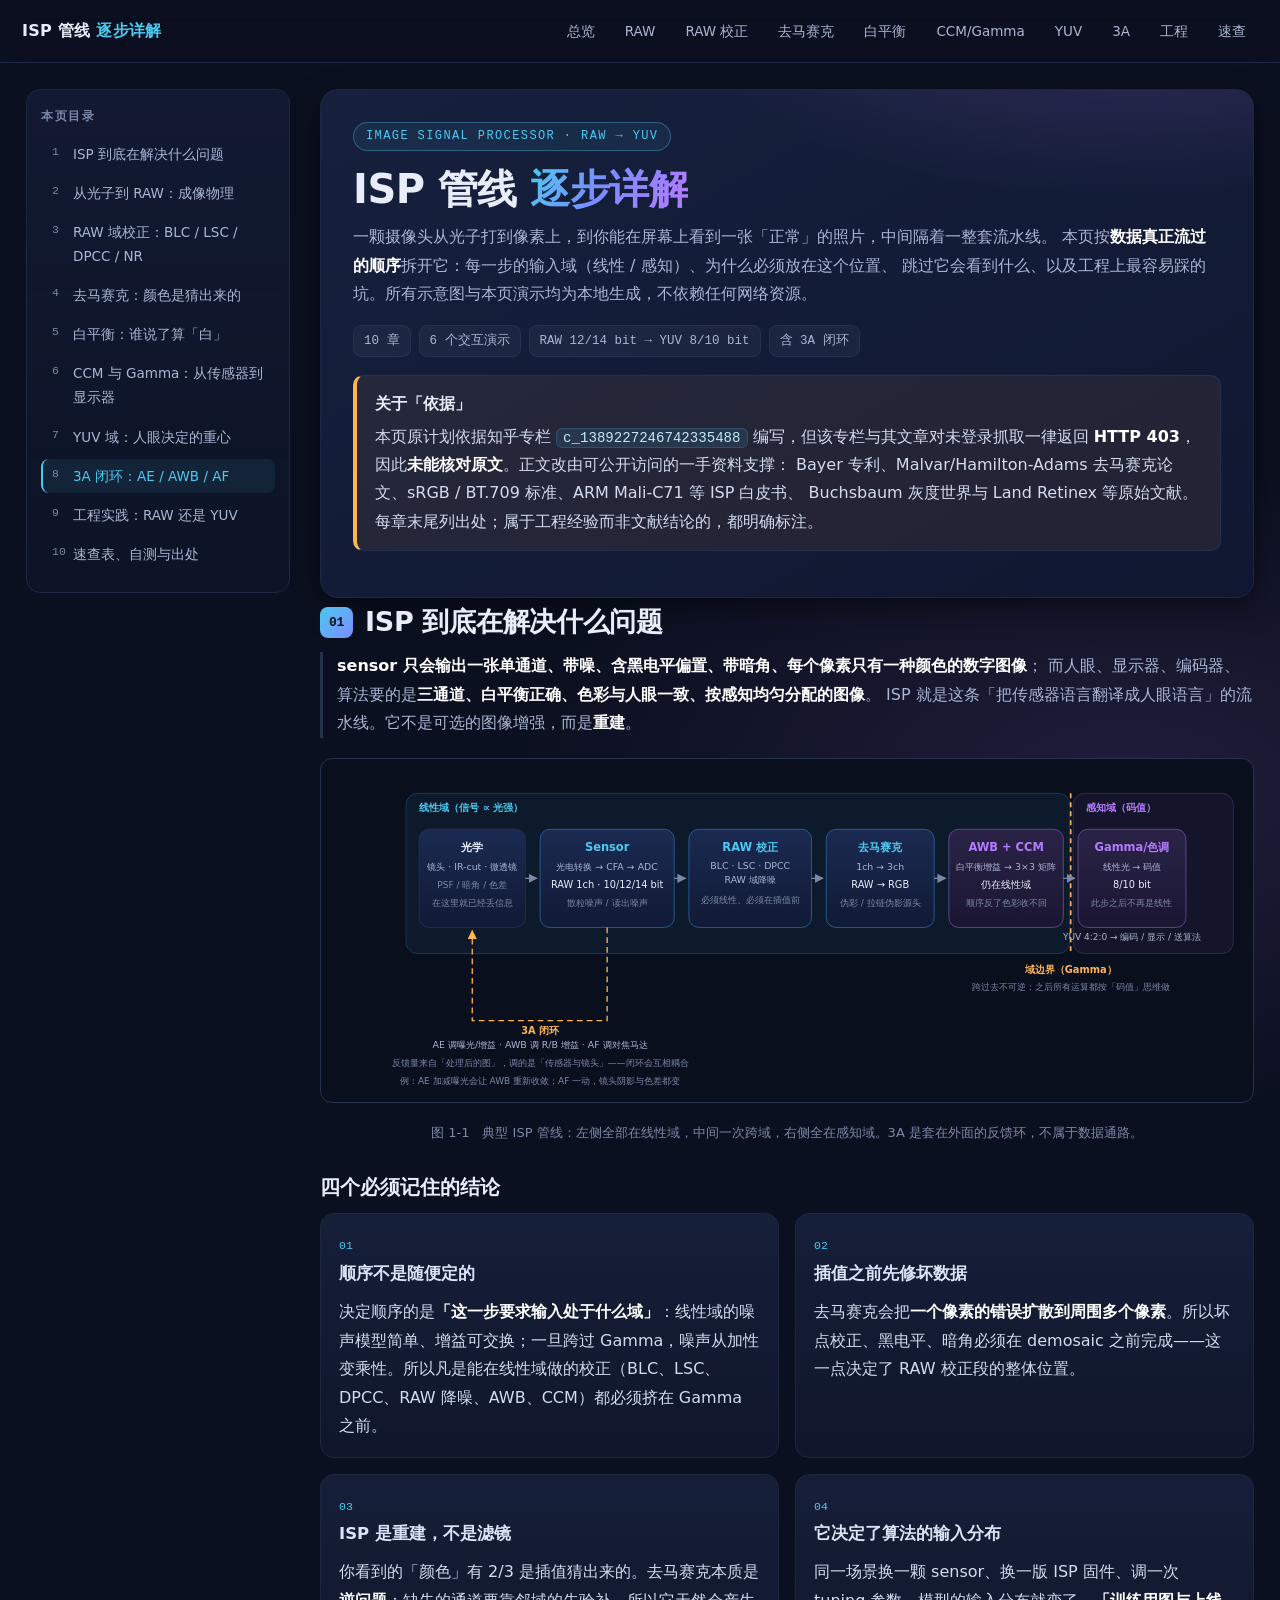
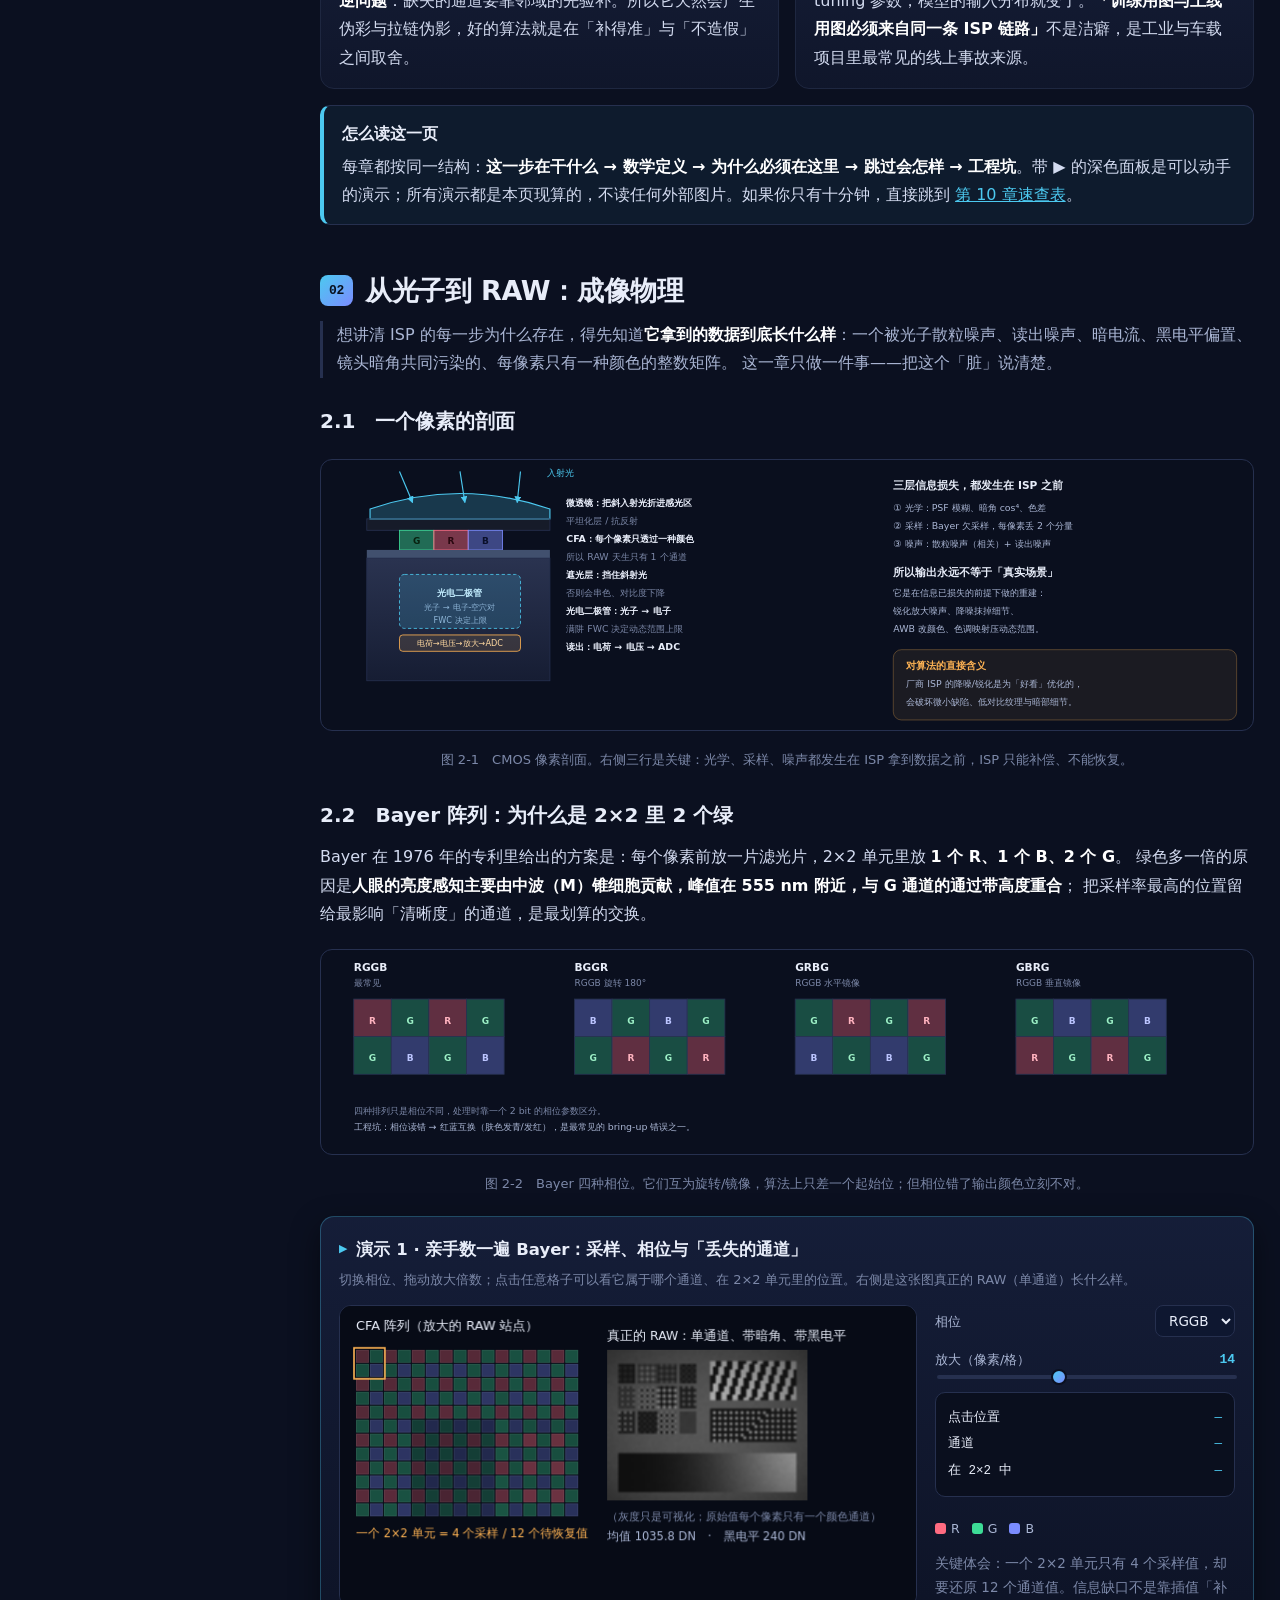
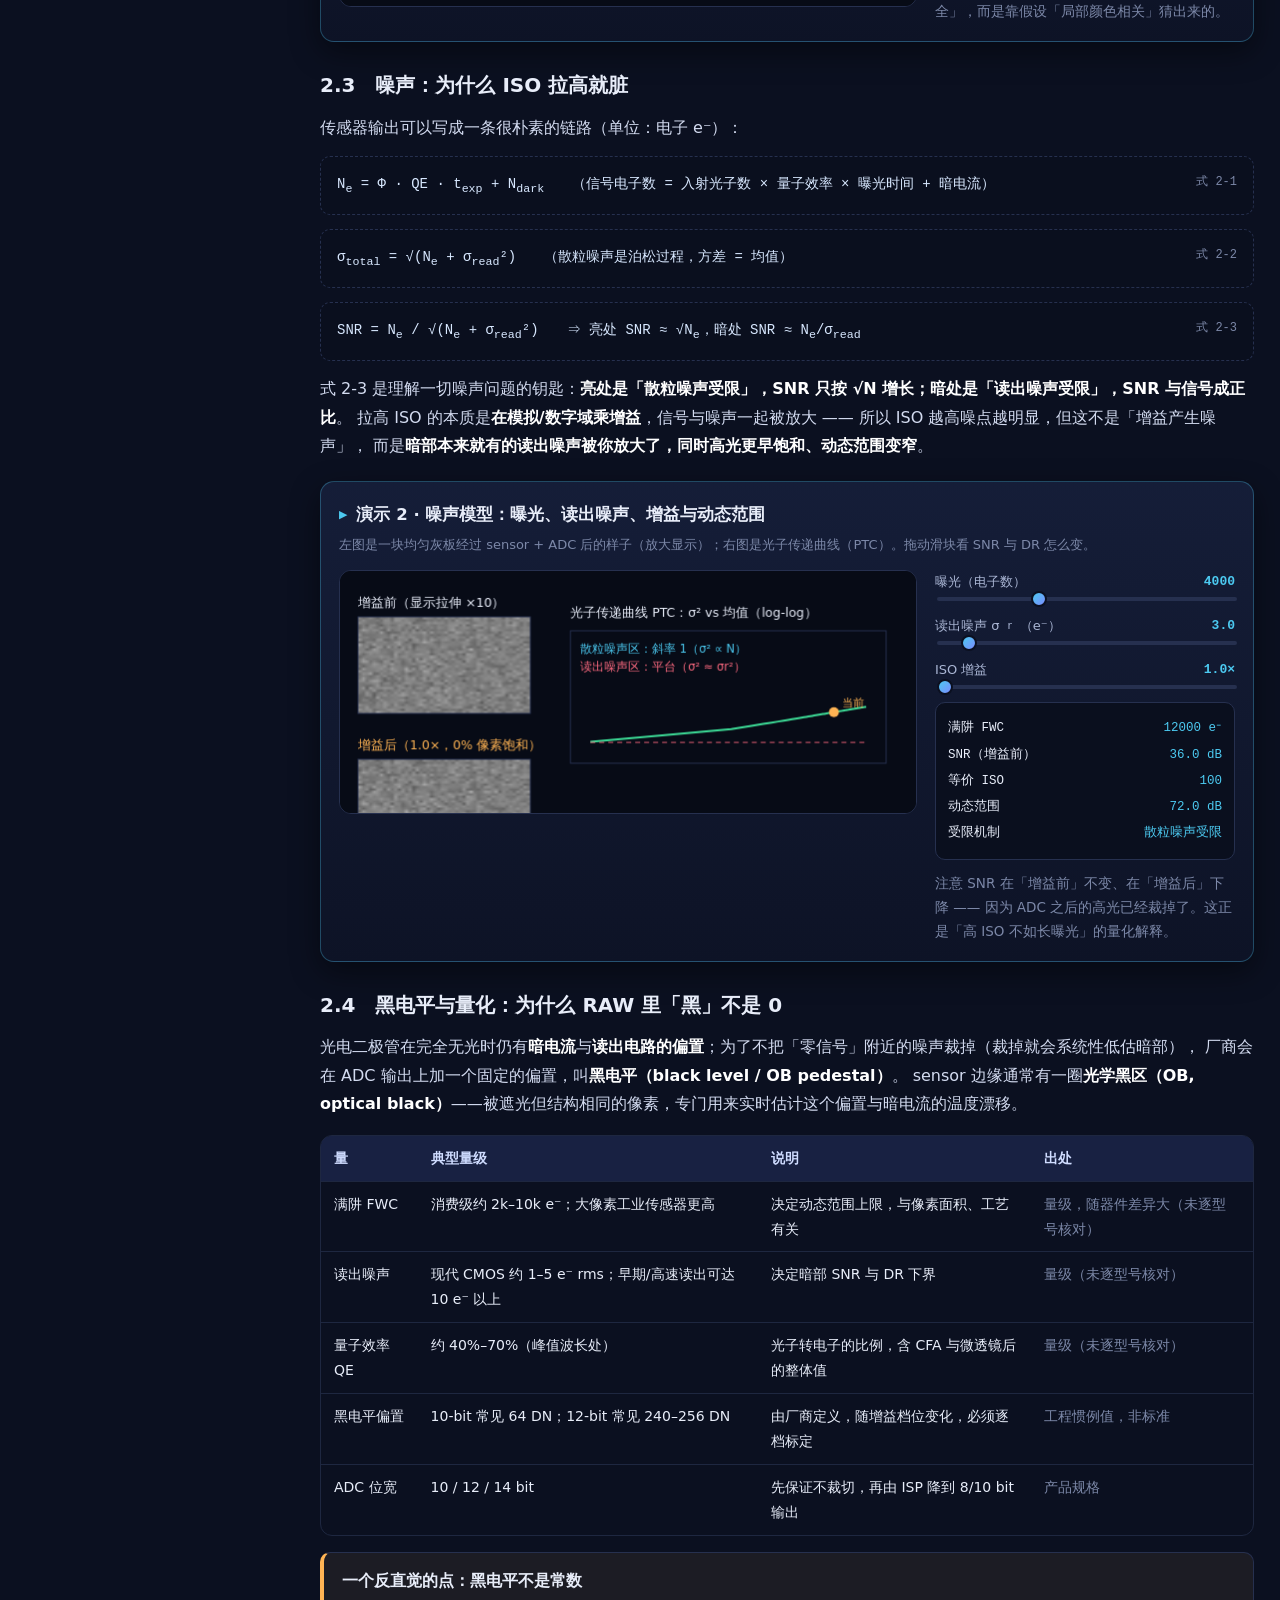
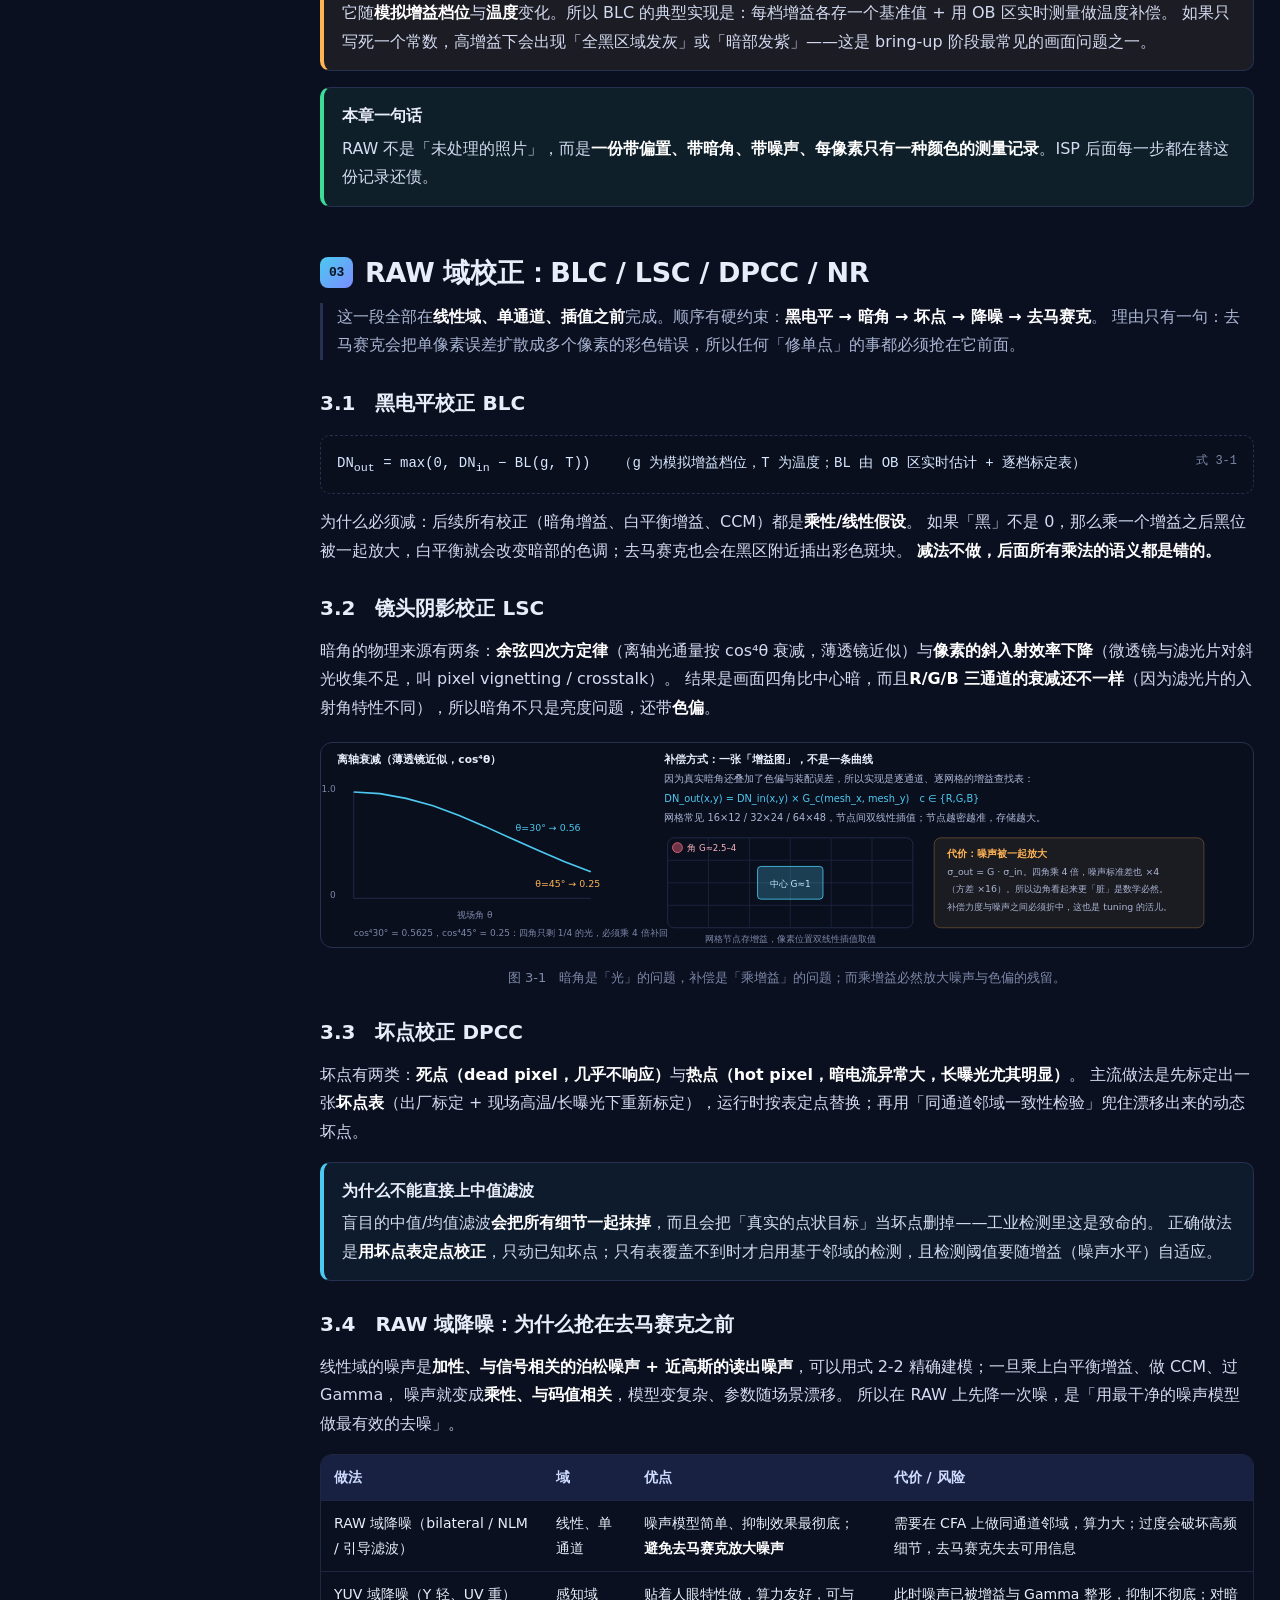
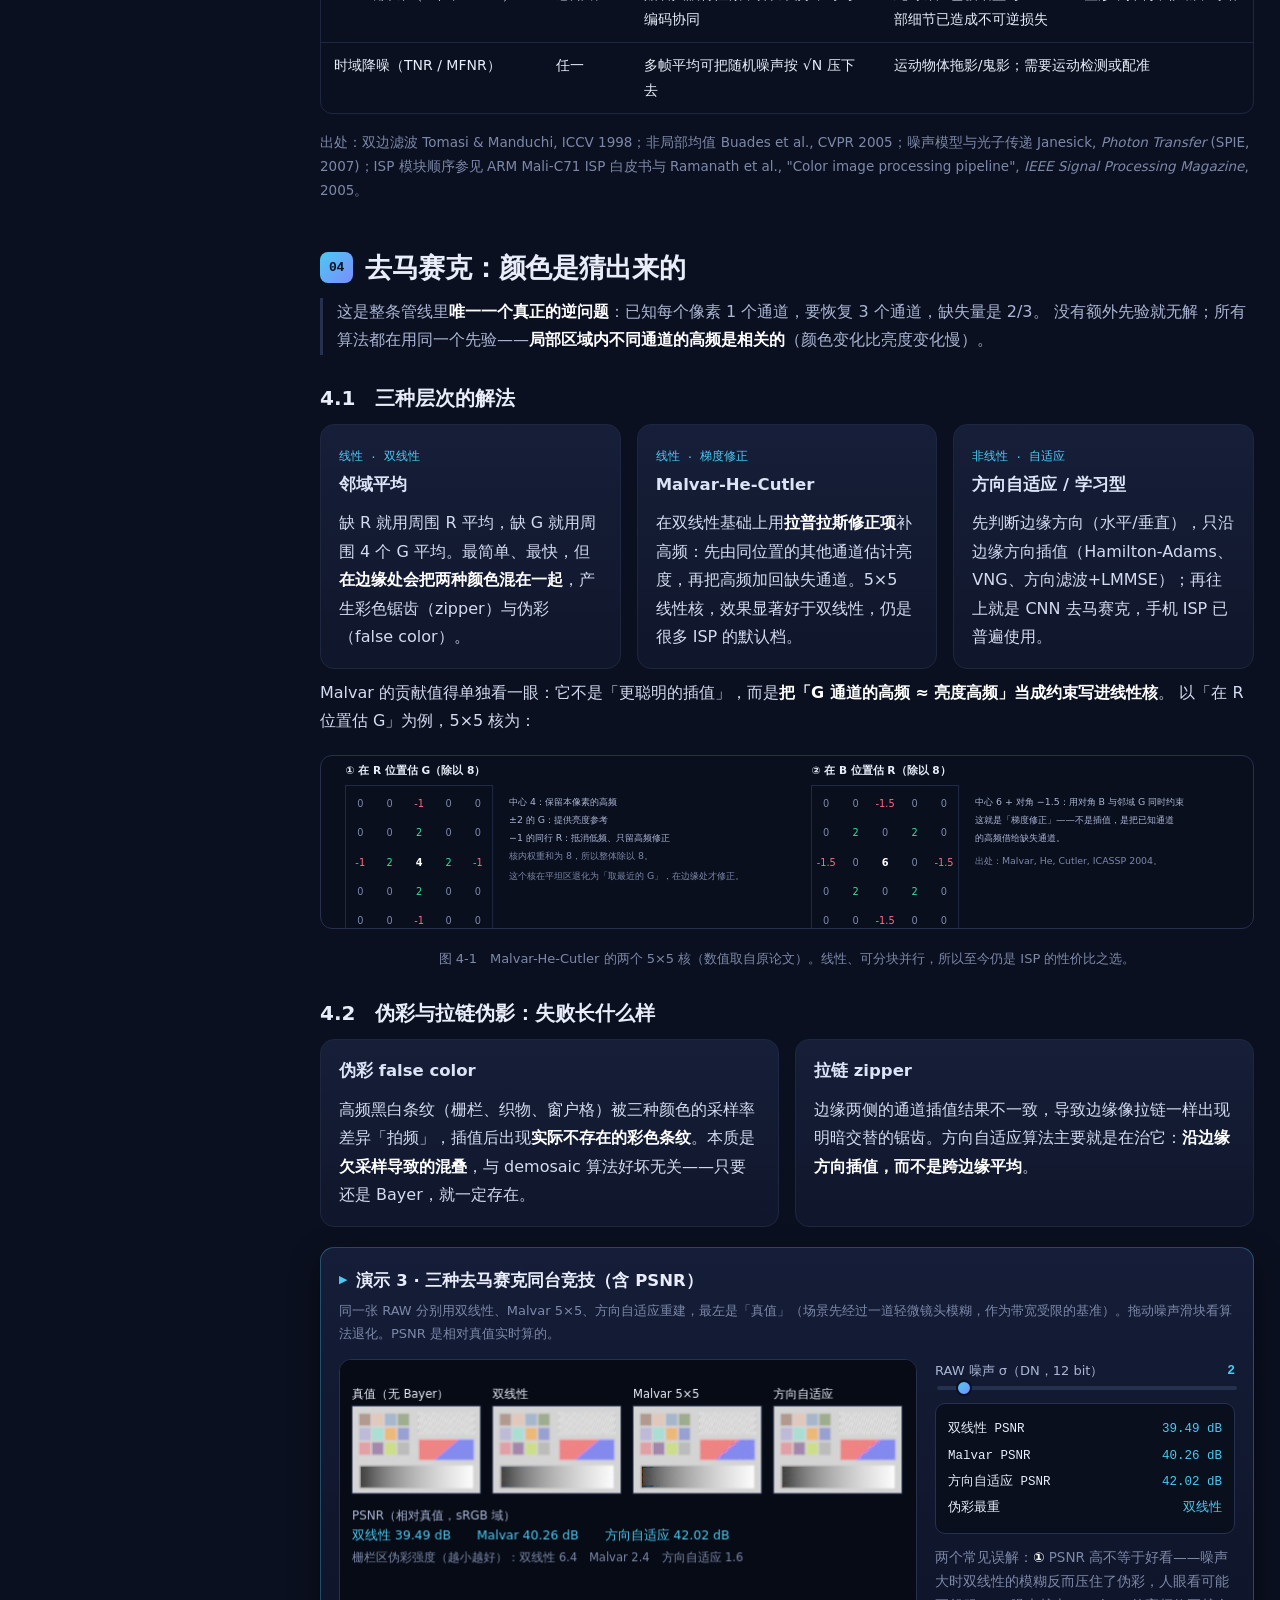
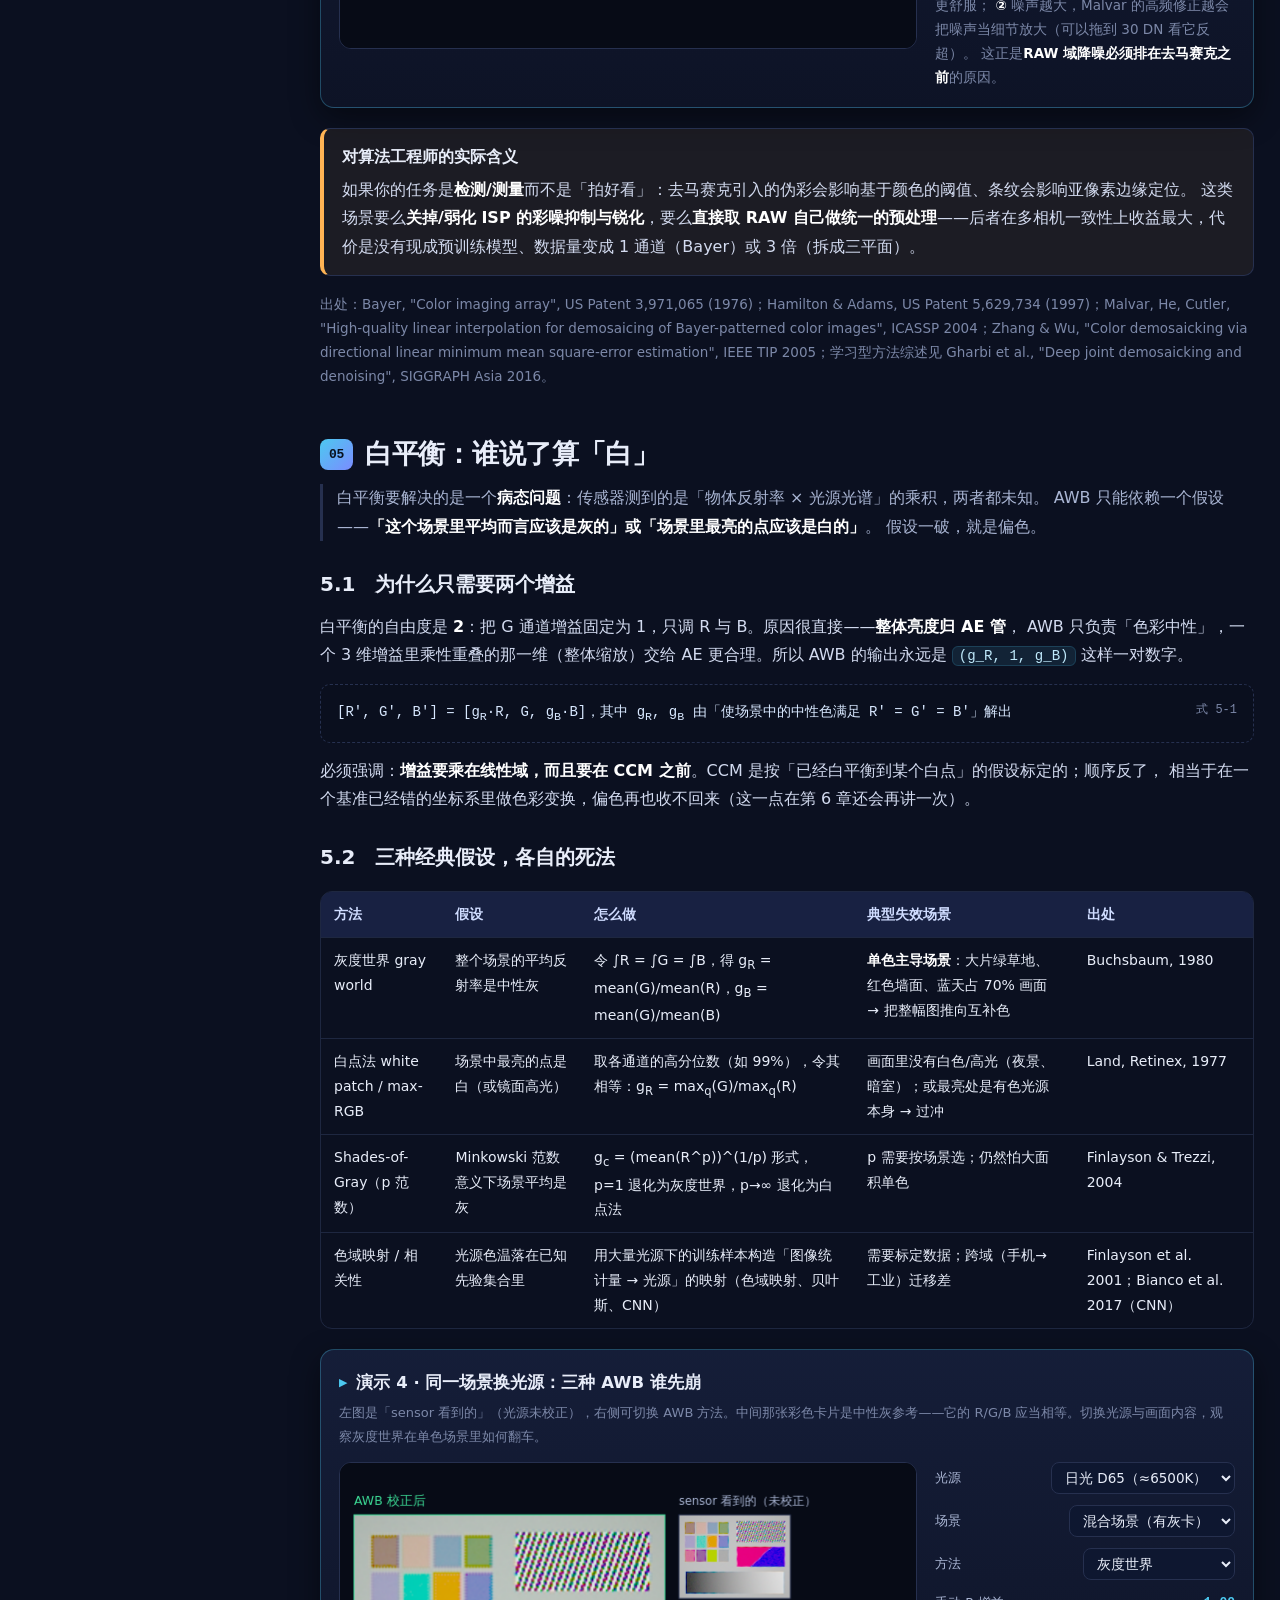
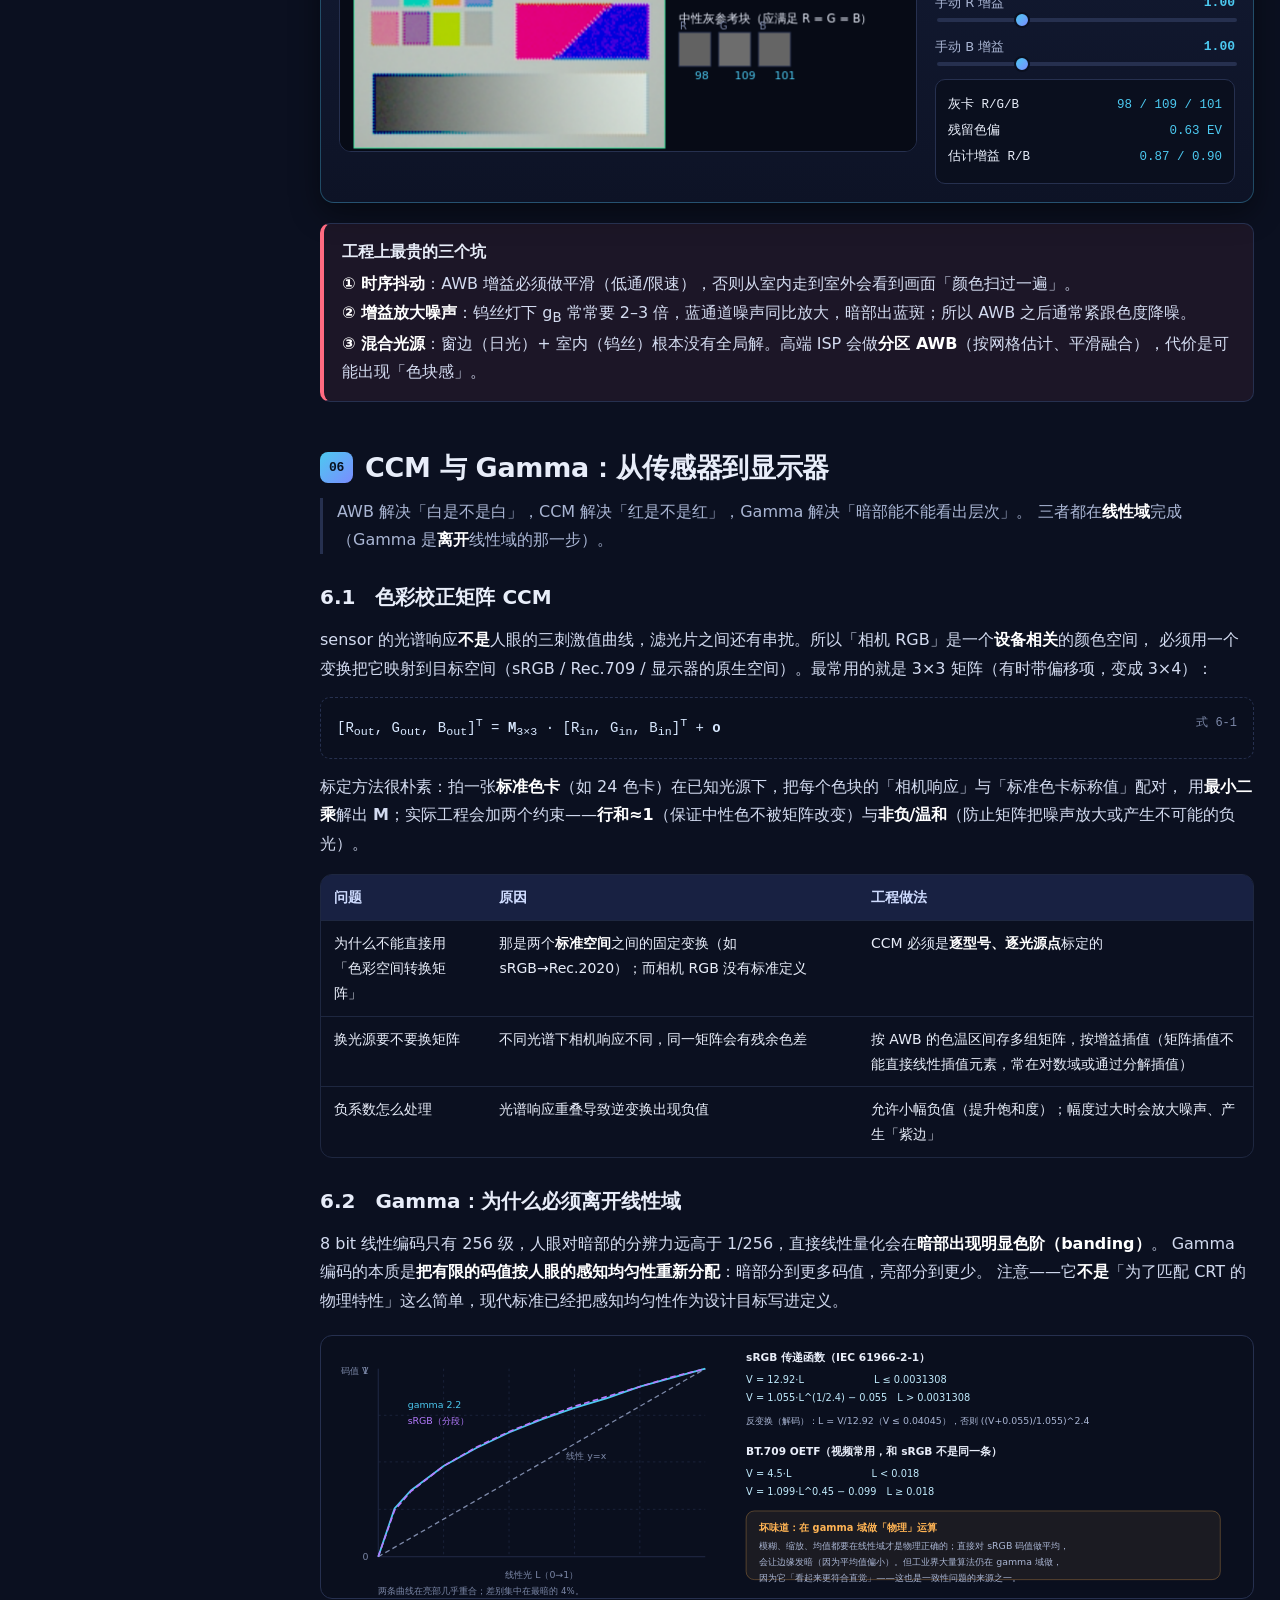
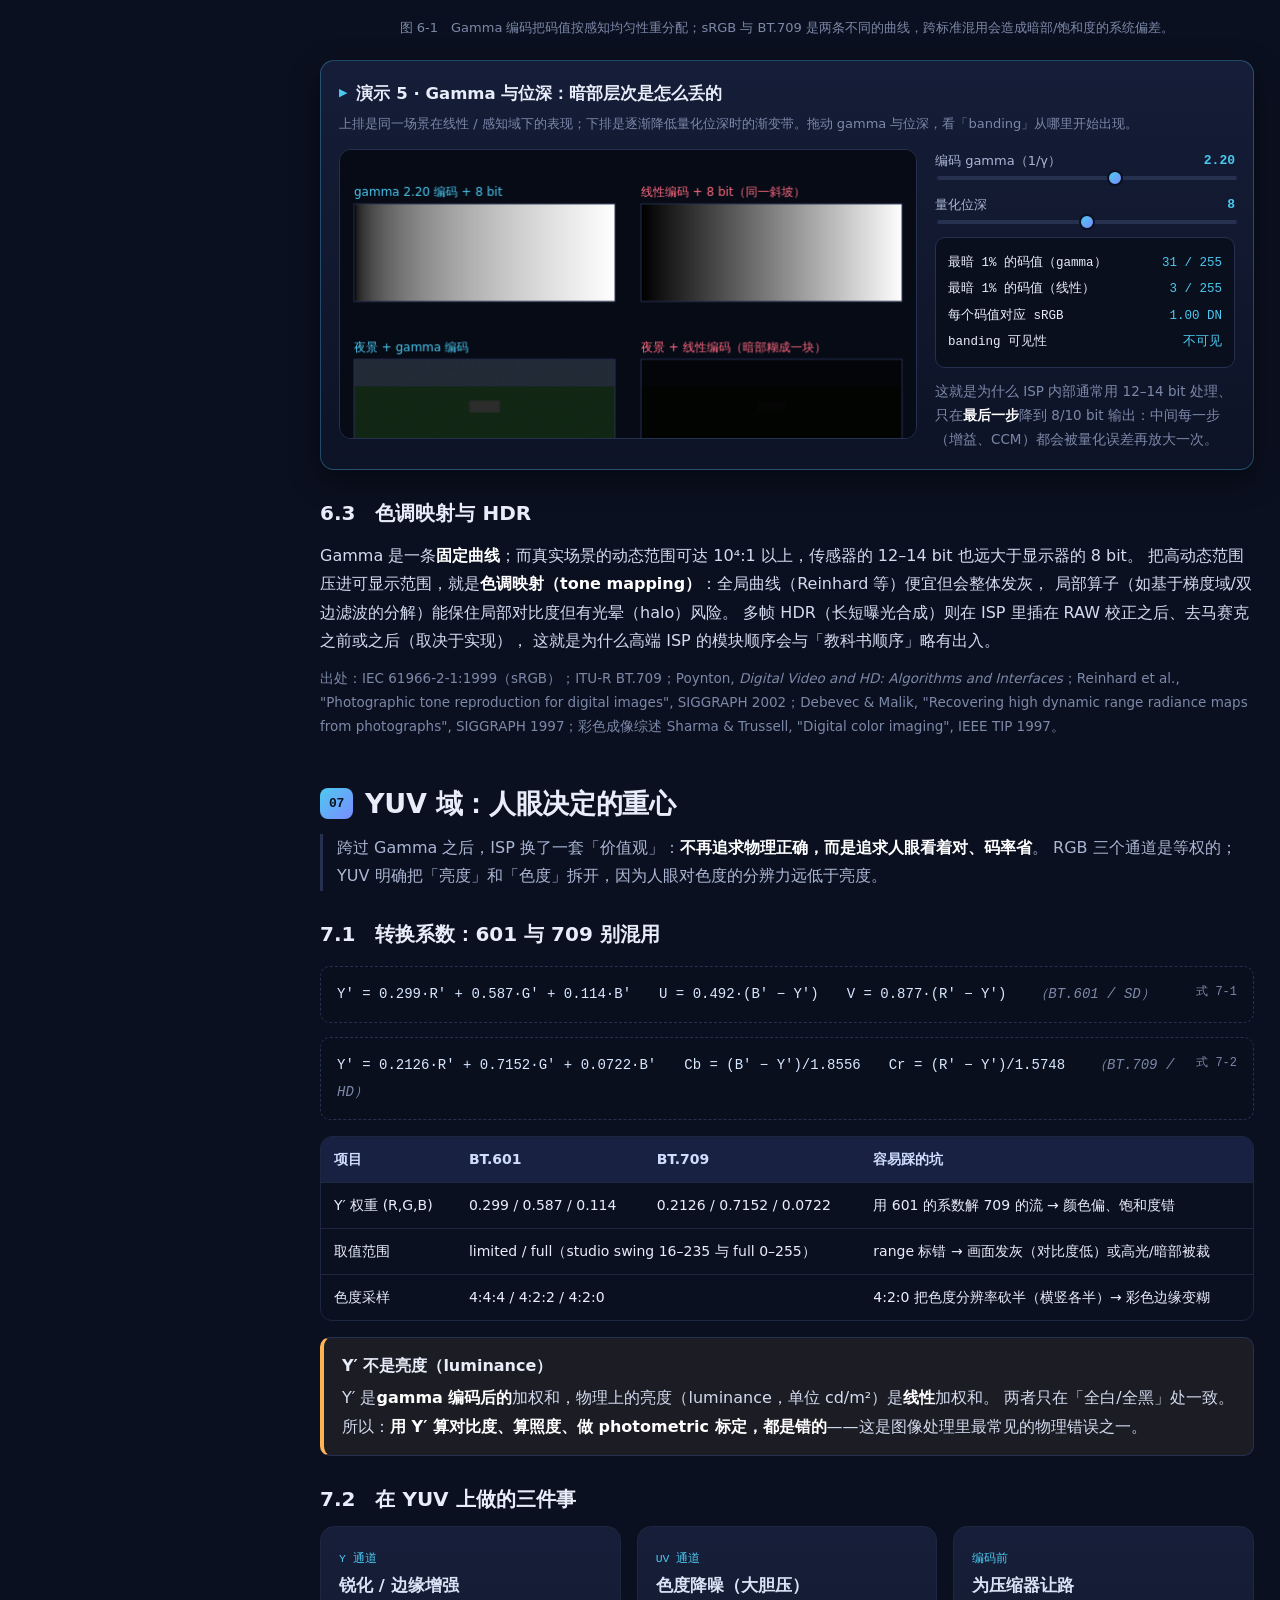
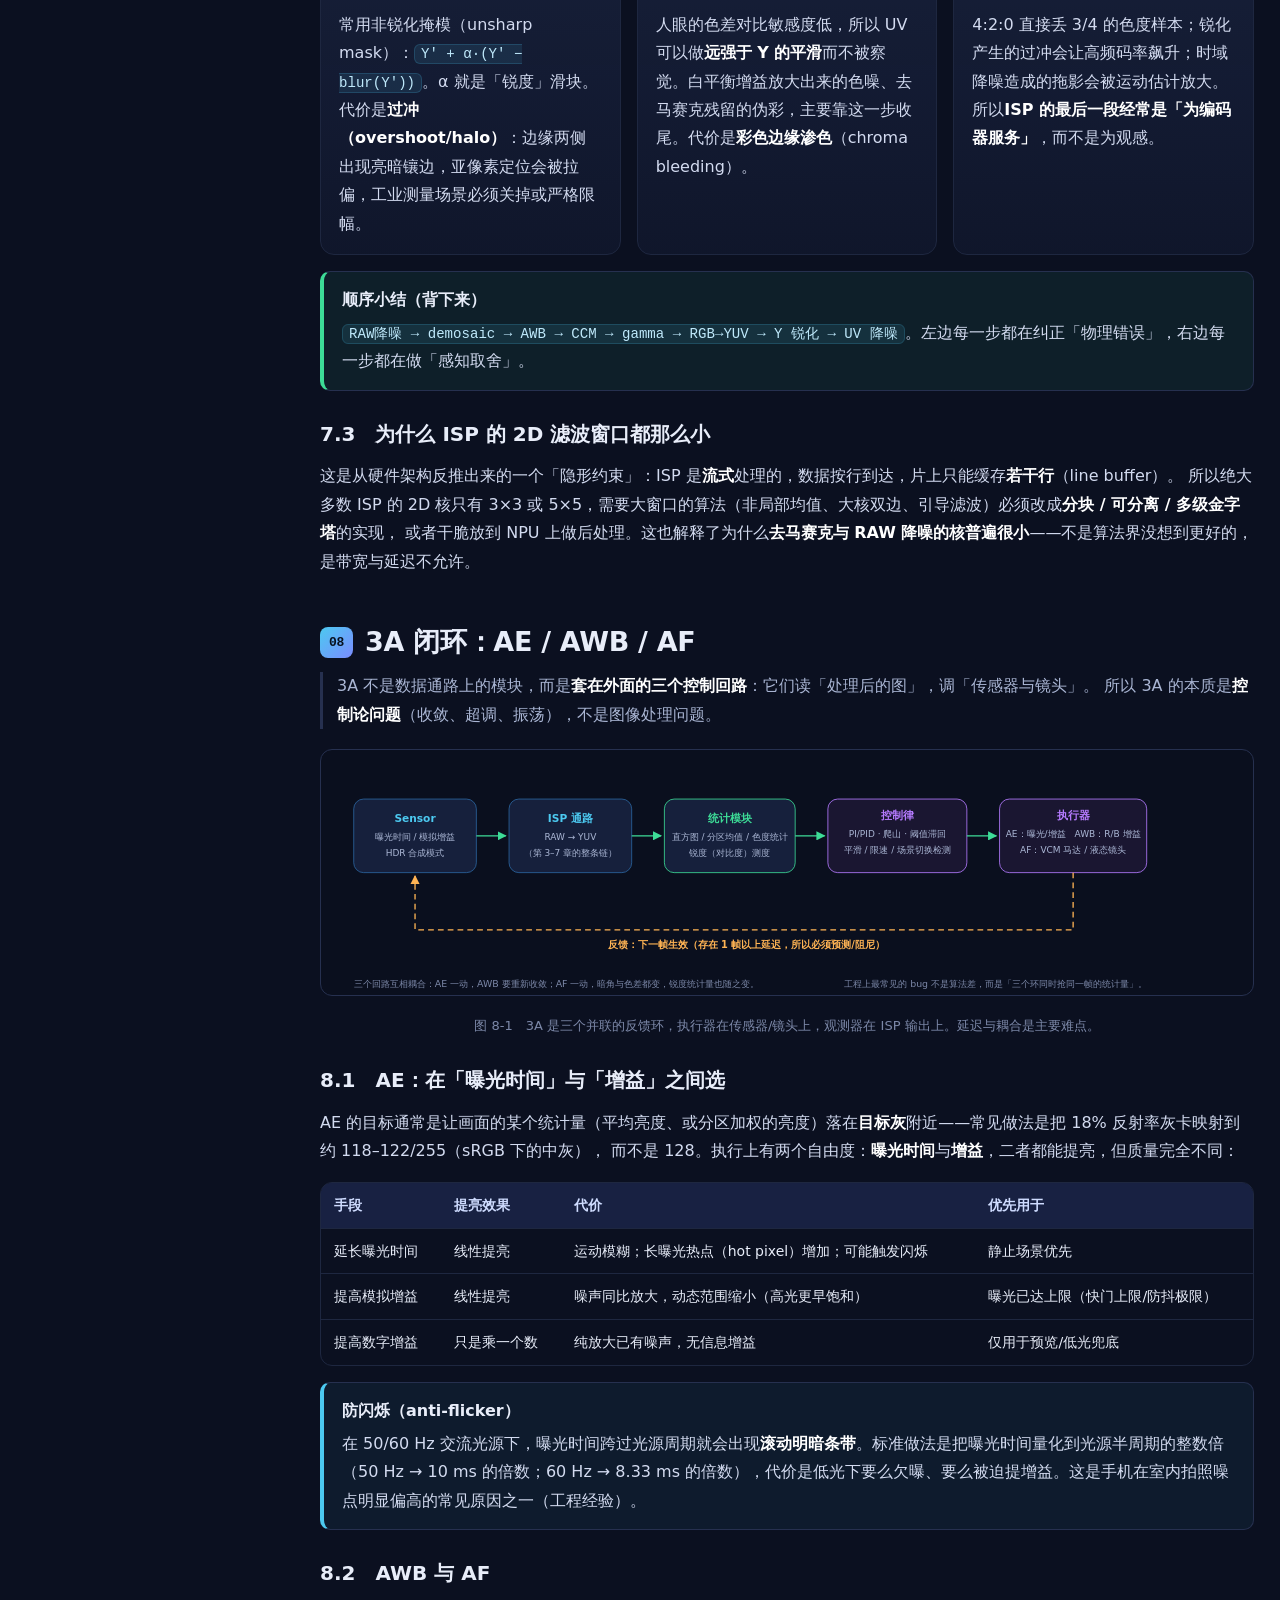
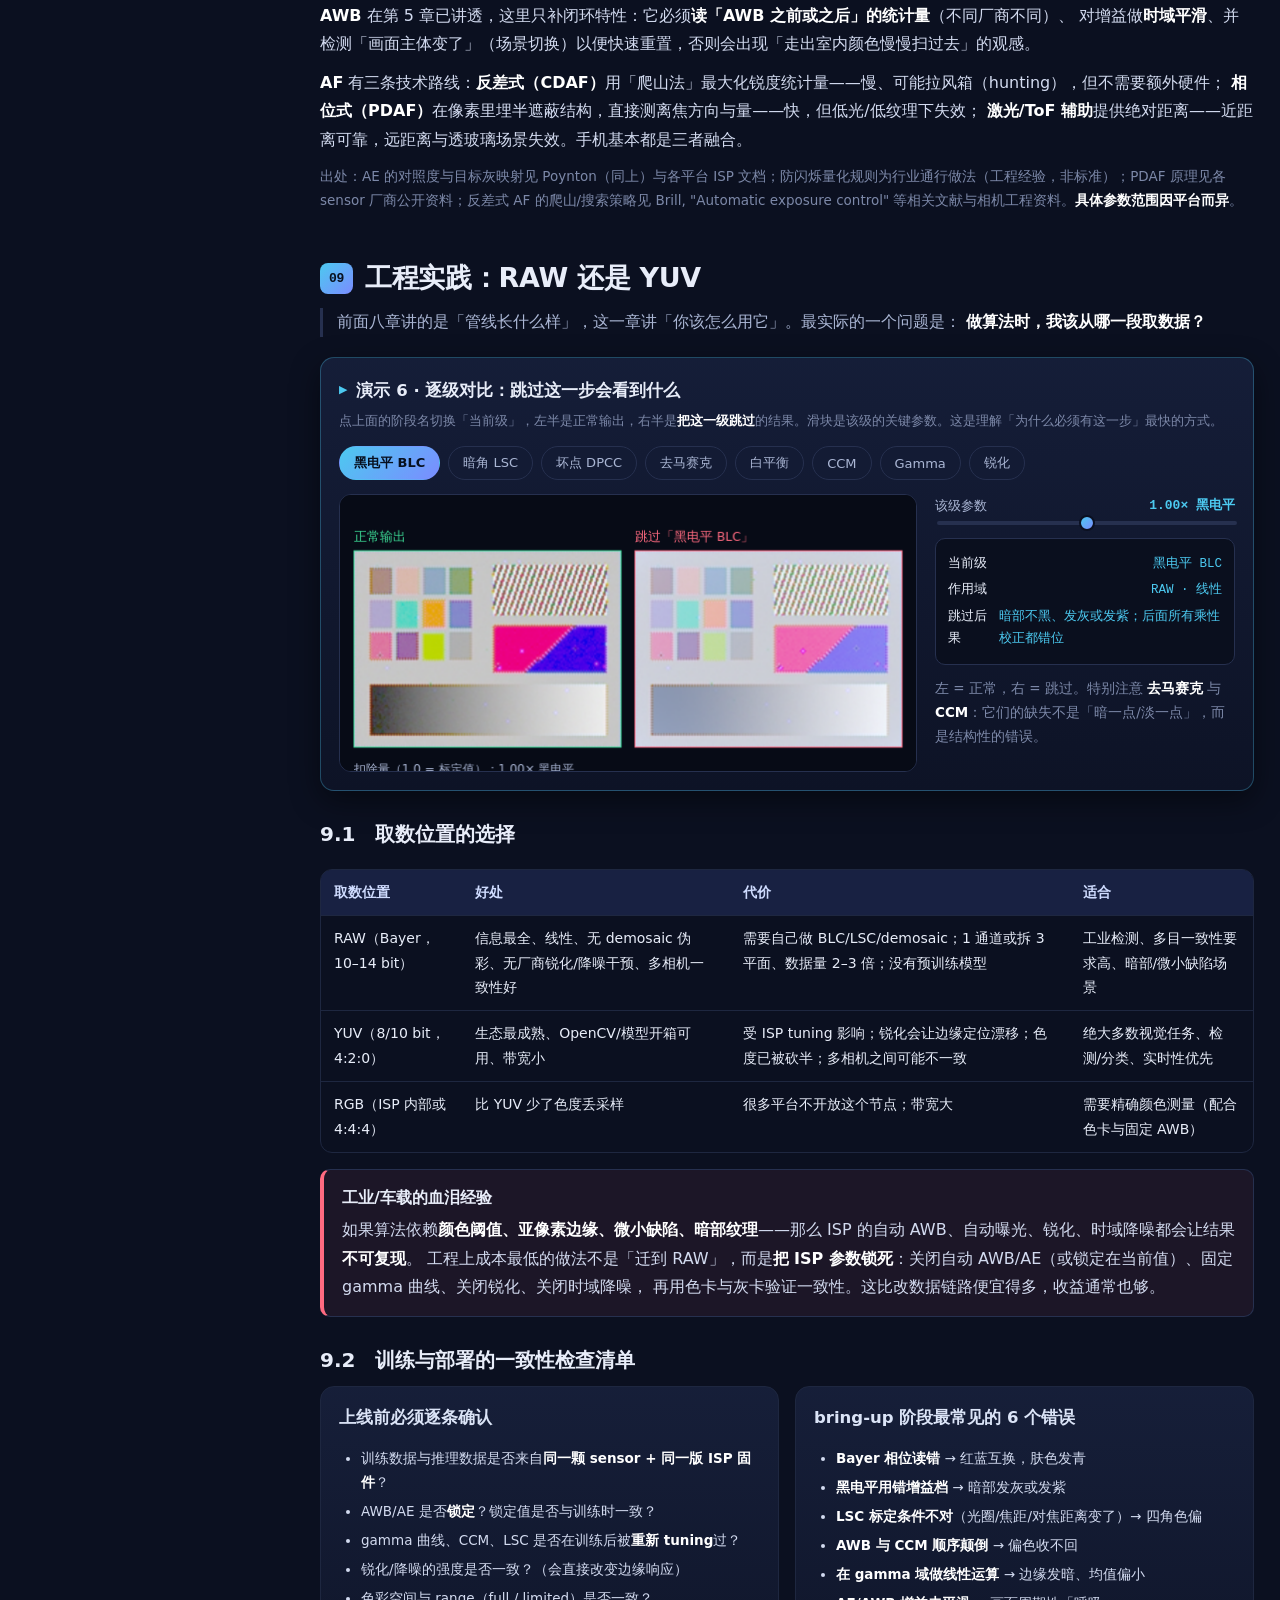
<file: deep-learning-frameworks/isp/index.html>
<!DOCTYPE html>
<html lang="zh-CN">
<head>
<meta charset="utf-8">
<meta name="viewport" content="width=device-width, initial-scale=1">
<title>ISP 管线逐步详解 · 从光子到 YUV</title>
<meta name="description" content="ISP（Image Signal Processor）管线逐步拆解：光子→电子→DN 的成像物理、黑电平/暗角/坏点校正、去马赛克、白平衡、色彩校正矩阵、Gamma 与色调映射、YUV 域增强、3A 闭环。含 6 个可交互演示与逐级对比。">
<link rel="stylesheet" href="../assets/styles.css">
<style>
  /* 本页局部修正：让滑块的文字与控件各占一行，避免被挤成竖排 */
  .ctrl label { flex-wrap: wrap; row-gap: 2px; }
  .ctrl label input[type=range] { flex: 1 0 100%; margin-top: 2px; }
  .ctrl label b { margin-left: auto; }
</style>
</head>
<body>
<div id="progress"></div>

<div class="topbar">
  <div class="brand">ISP 管线 <span>逐步详解</span></div>
  <nav id="topnav">
    <a href="#s1">总览</a>
    <a href="#s2">RAW</a>
    <a href="#s3">RAW 校正</a>
    <a href="#s4">去马赛克</a>
    <a href="#s5">白平衡</a>
    <a href="#s6">CCM/Gamma</a>
    <a href="#s7">YUV</a>
    <a href="#s8">3A</a>
    <a href="#s9">工程</a>
    <a href="#s10">速查</a>
  </nav>
</div>

<div class="wrap">
  <aside class="toc">
    <h4>本页目录</h4>
    <ol id="tocList">
      <li><a href="#s1">ISP 到底在解决什么问题</a></li>
      <li><a href="#s2">从光子到 RAW：成像物理</a></li>
      <li><a href="#s3">RAW 域校正：BLC / LSC / DPCC / NR</a></li>
      <li><a href="#s4">去马赛克：颜色是猜出来的</a></li>
      <li><a href="#s5">白平衡：谁说了算「白」</a></li>
      <li><a href="#s6">CCM 与 Gamma：从传感器到显示器</a></li>
      <li><a href="#s7">YUV 域：人眼决定的重心</a></li>
      <li><a href="#s8">3A 闭环：AE / AWB / AF</a></li>
      <li><a href="#s9">工程实践：RAW 还是 YUV</a></li>
      <li><a href="#s10">速查表、自测与出处</a></li>
    </ol>
  </aside>

  <main>
    <header class="hero">
      <span class="kicker">IMAGE SIGNAL PROCESSOR · RAW → YUV</span>
      <h1>ISP 管线 <em>逐步详解</em></h1>
      <p class="sub">
        一颗摄像头从光子打到像素上，到你能在屏幕上看到一张「正常」的照片，中间隔着一整套流水线。
        本页按<strong>数据真正流过的顺序</strong>拆开它：每一步的输入域（线性 / 感知）、为什么必须放在这个位置、
        跳过它会看到什么、以及工程上最容易踩的坑。所有示意图与本页演示均为本地生成，不依赖任何网络资源。
      </p>
      <div class="meta">
        <span>10 章</span>
        <span>6 个交互演示</span>
        <span>RAW 12/14 bit → YUV 8/10 bit</span>
        <span>含 3A 闭环</span>
      </div>
      <div class="callout warn" style="margin-top:18px">
        <span class="t">关于「依据」</span>
        <p>
          本页原计划依据知乎专栏 <code>c_1389227246742335488</code> 编写，但该专栏与其文章对未登录抓取一律返回
          <strong>HTTP 403</strong>，因此<strong>未能核对原文</strong>。正文改由可公开访问的一手资料支撑：
          Bayer 专利、Malvar/Hamilton-Adams 去马赛克论文、sRGB / BT.709 标准、ARM Mali-C71 等 ISP 白皮书、
          Buchsbaum 灰度世界与 Land Retinex 等原始文献。每章末尾列出处；属于工程经验而非文献结论的，都明确标注。
        </p>
      </div>
    </header>

    <!-- ================= 1 ================= -->
    <section id="s1">
      <h2><span class="num">01</span>ISP 到底在解决什么问题</h2>
      <p class="lead">
        <strong>sensor 只会输出一张单通道、带噪、含黑电平偏置、带暗角、每个像素只有一种颜色的数字图像</strong>；
        而人眼、显示器、编码器、算法要的是<strong>三通道、白平衡正确、色彩与人眼一致、按感知均匀分配的图像</strong>。
        ISP 就是这条「把传感器语言翻译成人眼语言」的流水线。它不是可选的图像增强，而是<strong>重建</strong>。
      </p>

      <figure>
        <svg viewBox="0 0 1140 420" role="img" aria-label="ISP 管线全链路方框图，标出线性域与感知域的边界以及 3A 反馈">
          <defs>
            <marker id="ar" viewBox="0 0 10 10" refX="9" refY="5" markerWidth="7" markerHeight="7" orient="auto-start-reverse">
              <path d="M 0 0 L 10 5 L 0 10 z" fill="#7c88a8"></path>
            </marker>
            <marker id="ar2" viewBox="0 0 10 10" refX="9" refY="5" markerWidth="7" markerHeight="7" orient="auto-start-reverse">
              <path d="M 0 0 L 10 5 L 0 10 z" fill="#ffb454"></path>
            </marker>
            <linearGradient id="pk" x1="0" y1="0" x2="0" y2="1">
              <stop offset="0" stop-color="#1b2a52"></stop><stop offset="1" stop-color="#111a35"></stop>
            </linearGradient>
            <linearGradient id="pk2" x1="0" y1="0" x2="0" y2="1">
              <stop offset="0" stop-color="#2a2347"></stop><stop offset="1" stop-color="#1a1631"></stop>
            </linearGradient>
          </defs>

          <!-- 域底色 -->
          <rect x="104" y="42" width="812" height="196" rx="14" fill="rgba(76,201,240,.06)" stroke="rgba(76,201,240,.25)"></rect>
          <text x="120" y="64" fill="#4cc9f0" font-size="12.5" font-weight="700">线性域（信号 ∝ 光强）</text>
          <rect x="920" y="42" width="196" height="196" rx="14" fill="rgba(181,123,255,.06)" stroke="rgba(181,123,255,.25)"></rect>
          <text x="936" y="64" fill="#b57bff" font-size="12.5" font-weight="700">感知域（码值）</text>

          <g font-size="12.5">
            <!-- 光学 -->
            <rect x="120" y="86" width="130" height="120" rx="12" fill="url(#pk)" stroke="#26304f"></rect>
            <text x="185" y="112" text-anchor="middle" fill="#e8edf9" font-size="14" font-weight="700">光学</text>
            <text x="185" y="136" text-anchor="middle" fill="#aab6d4" font-size="11.5">镜头 · IR-cut · 微透镜</text>
            <text x="185" y="158" text-anchor="middle" fill="#7c88a8" font-size="11">PSF / 暗角 / 色差</text>
            <text x="185" y="180" text-anchor="middle" fill="#7c88a8" font-size="11">在这里就已经丢信息</text>

            <!-- sensor -->
            <rect x="268" y="86" width="164" height="120" rx="12" fill="url(#pk)" stroke="#2b65a0"></rect>
            <text x="350" y="112" text-anchor="middle" fill="#4cc9f0" font-size="14" font-weight="700">Sensor</text>
            <text x="350" y="136" text-anchor="middle" fill="#aab6d4" font-size="11.5">光电转换 → CFA → ADC</text>
            <text x="350" y="158" text-anchor="middle" fill="#e8edf9" font-size="12">RAW 1ch · 10/12/14 bit</text>
            <text x="350" y="180" text-anchor="middle" fill="#7c88a8" font-size="11">散粒噪声 / 读出噪声</text>

            <!-- RAW 校正 -->
            <rect x="450" y="86" width="150" height="120" rx="12" fill="url(#pk)" stroke="#2b65a0"></rect>
            <text x="525" y="112" text-anchor="middle" fill="#4cc9f0" font-size="14" font-weight="700">RAW 校正</text>
            <text x="525" y="134" text-anchor="middle" fill="#aab6d4" font-size="11.5">BLC · LSC · DPCC</text>
            <text x="525" y="152" text-anchor="middle" fill="#aab6d4" font-size="11.5">RAW 域降噪</text>
            <text x="525" y="176" text-anchor="middle" fill="#7c88a8" font-size="11">必须线性、必须在插值前</text>

            <!-- demosaic -->
            <rect x="618" y="86" width="132" height="120" rx="12" fill="url(#pk)" stroke="#2b65a0"></rect>
            <text x="684" y="112" text-anchor="middle" fill="#4cc9f0" font-size="14" font-weight="700">去马赛克</text>
            <text x="684" y="136" text-anchor="middle" fill="#aab6d4" font-size="11.5">1ch → 3ch</text>
            <text x="684" y="158" text-anchor="middle" fill="#e8edf9" font-size="12">RAW → RGB</text>
            <text x="684" y="180" text-anchor="middle" fill="#7c88a8" font-size="11">伪彩 / 拉链伪影源头</text>

            <!-- AWB + CCM -->
            <rect x="768" y="86" width="140" height="120" rx="12" fill="url(#pk2)" stroke="#6b4fa0"></rect>
            <text x="838" y="112" text-anchor="middle" fill="#b57bff" font-size="14" font-weight="700">AWB + CCM</text>
            <text x="838" y="136" text-anchor="middle" fill="#aab6d4" font-size="11.5">白平衡增益 → 3×3 矩阵</text>
            <text x="838" y="158" text-anchor="middle" fill="#e8edf9" font-size="12">仍在线性域</text>
            <text x="838" y="180" text-anchor="middle" fill="#7c88a8" font-size="11">顺序反了色彩收不回</text>

            <!-- gamma -->
            <rect x="926" y="86" width="132" height="120" rx="12" fill="url(#pk2)" stroke="#6b4fa0"></rect>
            <text x="992" y="112" text-anchor="middle" fill="#b57bff" font-size="14" font-weight="700">Gamma/色调</text>
            <text x="992" y="136" text-anchor="middle" fill="#aab6d4" font-size="11.5">线性光 → 码值</text>
            <text x="992" y="158" text-anchor="middle" fill="#e8edf9" font-size="12">8/10 bit</text>
            <text x="992" y="180" text-anchor="middle" fill="#7c88a8" font-size="11">此步之后不再是线性</text>
          </g>

          <!-- 域边界 -->
          <line x1="917" y1="42" x2="917" y2="238" stroke="#ffb454" stroke-width="2" stroke-dasharray="6 5"></line>
          <text x="917" y="262" text-anchor="middle" fill="#ffb454" font-size="12" font-weight="700">域边界（Gamma）</text>
          <text x="917" y="282" text-anchor="middle" fill="#7c88a8" font-size="11">跨过去不可逆：之后所有运算都按「码值」思维做</text>

          <!-- 主链箭头 -->
          <g stroke="#7c88a8" stroke-width="1.6" marker-end="url(#ar)">
            <line x1="250" y1="146" x2="264" y2="146"></line>
            <line x1="432" y1="146" x2="446" y2="146"></line>
            <line x1="600" y1="146" x2="614" y2="146"></line>
            <line x1="750" y1="146" x2="764" y2="146"></line>
            <line x1="908" y1="146" x2="922" y2="146"></line>
          </g>
          <text x="992" y="222" text-anchor="middle" fill="#aab6d4" font-size="11">YUV 4:2:0 → 编码 / 显示 / 送算法</text>

          <!-- 3A 反馈 -->
          <path d="M 350 206 L 350 320 L 185 320 L 185 210" fill="none" stroke="#ffb454" stroke-width="1.6" stroke-dasharray="7 5" marker-end="url(#ar2)"></path>
          <text x="268" y="336" text-anchor="middle" fill="#ffb454" font-size="12" font-weight="700">3A 闭环</text>
          <text x="268" y="354" text-anchor="middle" fill="#aab6d4" font-size="11.5">AE 调曝光/增益 · AWB 调 R/B 增益 · AF 调对焦马达</text>
          <text x="268" y="376" text-anchor="middle" fill="#7c88a8" font-size="11">反馈量来自「处理后的图」，调的是「传感器与镜头」——闭环会互相耦合</text>
          <text x="268" y="398" text-anchor="middle" fill="#7c88a8" font-size="11">例：AE 加减曝光会让 AWB 重新收敛；AF 一动，镜头阴影与色差都变</text>
        </svg>
        <figcaption>图 1-1　典型 ISP 管线：左侧全部在线性域，中间一次跨域，右侧全在感知域。3A 是套在外面的反馈环，不属于数据通路。</figcaption>
      </figure>

      <h3>四个必须记住的结论</h3>
      <div class="grid c2">
        <div class="card">
          <span class="tag">01</span>
          <h4>顺序不是随便定的</h4>
          <p>决定顺序的是<strong>「这一步要求输入处于什么域」</strong>：线性域的噪声模型简单、增益可交换；一旦跨过 Gamma，噪声从加性变乘性。所以凡是能在线性域做的校正（BLC、LSC、DPCC、RAW 降噪、AWB、CCM）都必须挤在 Gamma 之前。</p>
        </div>
        <div class="card">
          <span class="tag">02</span>
          <h4>插值之前先修坏数据</h4>
          <p>去马赛克会把<strong>一个像素的错误扩散到周围多个像素</strong>。所以坏点校正、黑电平、暗角必须在 demosaic 之前完成——这一点决定了 RAW 校正段的整体位置。</p>
        </div>
        <div class="card">
          <span class="tag">03</span>
          <h4>ISP 是重建，不是滤镜</h4>
          <p>你看到的「颜色」有 2/3 是插值猜出来的。去马赛克本质是<strong>逆问题</strong>：缺失的通道要靠邻域的先验补。所以它天然会产生伪彩与拉链伪影，好的算法就是在「补得准」与「不造假」之间取舍。</p>
        </div>
        <div class="card">
          <span class="tag">04</span>
          <h4>它决定了算法的输入分布</h4>
          <p>同一场景换一颗 sensor、换一版 ISP 固件、调一次 tuning 参数，模型的输入分布就变了。<strong>「训练用图与上线用图必须来自同一条 ISP 链路」</strong>不是洁癖，是工业与车载项目里最常见的线上事故来源。</p>
        </div>
      </div>

      <div class="callout">
        <span class="t">怎么读这一页</span>
        <p>每章都按同一结构：<strong>这一步在干什么 → 数学定义 → 为什么必须在这里 → 跳过会怎样 → 工程坑</strong>。带 ▶ 的深色面板是可以动手的演示；所有演示都是本页现算的，不读任何外部图片。如果你只有十分钟，直接跳到 <a href="#s10">第 10 章速查表</a>。</p>
      </div>
    </section>

    <!-- ================= 2 ================= -->
    <section id="s2">
      <h2><span class="num">02</span>从光子到 RAW：成像物理</h2>
      <p class="lead">
        想讲清 ISP 的每一步为什么存在，得先知道<strong>它拿到的数据到底长什么样</strong>：一个被光子散粒噪声、读出噪声、暗电流、黑电平偏置、镜头暗角共同污染的、每像素只有一种颜色的整数矩阵。
        这一章只做一件事——把这个「脏」说清楚。
      </p>

      <h3>2.1　一个像素的剖面</h3>

      <figure>
        <svg viewBox="0 0 1140 330" role="img" aria-label="CMOS 像素剖面：微透镜、彩色滤光片、遮光层、光电二极管与读出电路">
          <defs>
            <linearGradient id="si" x1="0" y1="0" x2="0" y2="1">
              <stop offset="0" stop-color="#2a3350"></stop><stop offset="1" stop-color="#161d33"></stop>
            </linearGradient>
            <marker id="arr3" viewBox="0 0 10 10" refX="9" refY="5" markerWidth="6" markerHeight="6" orient="auto-start-reverse">
              <path d="M 0 0 L 10 5 L 0 10 z" fill="#4cc9f0"></path>
            </marker>
          </defs>

          <!-- 入射光 -->
          <g stroke="#4cc9f0" stroke-width="1.4" marker-end="url(#arr3)">
            <line x1="96" y1="14" x2="112" y2="52"></line>
            <line x1="170" y1="14" x2="176" y2="52"></line>
            <line x1="244" y1="14" x2="240" y2="52"></line>
          </g>
          <text x="276" y="20" fill="#4cc9f0" font-size="11.5">入射光</text>

          <!-- 微透镜 -->
          <path d="M 60 60 Q 170 22 280 60 L 280 72 L 60 72 Z" fill="rgba(76,201,240,.22)" stroke="#4cc9f0" stroke-width="1.4"></path>
          <!-- 平坦化层 -->
          <rect x="56" y="72" width="224" height="14" fill="rgba(255,255,255,.05)" stroke="#26304f"></rect>
          <!-- CFA -->
          <rect x="96" y="86" width="42" height="24" fill="rgba(61,220,151,.45)" stroke="#3ddc97"></rect>
          <rect x="138" y="86" width="42" height="24" fill="rgba(255,107,129,.45)" stroke="#ff6b81"></rect>
          <rect x="180" y="86" width="42" height="24" fill="rgba(123,140,255,.45)" stroke="#7b8cff"></rect>
          <text x="117" y="103" text-anchor="middle" fill="#08210f" font-size="11" font-weight="700">G</text>
          <text x="159" y="103" text-anchor="middle" fill="#2a0810" font-size="11" font-weight="700">R</text>
          <text x="201" y="103" text-anchor="middle" fill="#0a0f2a" font-size="11" font-weight="700">B</text>
          <!-- 遮光层 -->
          <rect x="56" y="110" width="224" height="10" fill="#41506e"></rect>
          <!-- 硅衬底 -->
          <rect x="56" y="120" width="224" height="150" fill="url(#si)" stroke="#26304f"></rect>
          <!-- 光电二极管 -->
          <rect x="96" y="140" width="148" height="66" rx="6" fill="rgba(76,201,240,.18)" stroke="#4cc9f0" stroke-dasharray="4 3"></rect>
          <text x="170" y="166" text-anchor="middle" fill="#bfe9fb" font-size="11.5" font-weight="700">光电二极管</text>
          <text x="170" y="184" text-anchor="middle" fill="#8fb6d8" font-size="10">光子 → 电子-空穴对</text>
          <text x="170" y="199" text-anchor="middle" fill="#8fb6d8" font-size="10">FWC 决定上限</text>
          <!-- 读出 -->
          <rect x="96" y="214" width="148" height="20" rx="4" fill="rgba(255,180,84,.12)" stroke="#ffb454"></rect>
          <text x="170" y="228" text-anchor="middle" fill="#ffd9a0" font-size="10">电荷→电压→放大→ADC</text>

          <!-- 左侧标注 -->
          <g font-size="11.5" fill="#aab6d4">
            <text x="300" y="56" fill="#e8edf9" font-weight="600">微透镜：把斜入射光折进感光区</text>
            <text x="300" y="78" fill="#7c88a8">平坦化层 / 抗反射</text>
            <text x="300" y="100" fill="#e8edf9" font-weight="600">CFA：每个像素只透过一种颜色</text>
            <text x="300" y="122" fill="#7c88a8">所以 RAW 天生只有 1 个通道</text>
            <text x="300" y="144" fill="#e8edf9" font-weight="600">遮光层：挡住斜射光</text>
            <text x="300" y="166" fill="#7c88a8">否则会串色、对比度下降</text>
            <text x="300" y="188" fill="#e8edf9" font-weight="600">光电二极管：光子 → 电子</text>
            <text x="300" y="210" fill="#7c88a8">满阱 FWC 决定动态范围上限</text>
            <text x="300" y="232" fill="#e8edf9" font-weight="600">读出：电荷 → 电压 → ADC</text>
          </g>

          <!-- 右侧：三层损失 -->
          <g font-size="11.5">
            <text x="700" y="36" fill="#e8edf9" font-size="13" font-weight="700">三层信息损失，都发生在 ISP 之前</text>
            <text x="700" y="62" fill="#aab6d4">① 光学：PSF 模糊、暗角 cos⁴、色差</text>
            <text x="700" y="84" fill="#aab6d4">② 采样：Bayer 欠采样，每像素丢 2 个分量</text>
            <text x="700" y="106" fill="#aab6d4">③ 噪声：散粒噪声（相关）+ 读出噪声</text>

            <text x="700" y="142" fill="#e8edf9" font-size="13" font-weight="700">所以输出永远不等于「真实场景」</text>
            <text x="700" y="166" fill="#aab6d4">它是在信息已损失的前提下做的重建：</text>
            <text x="700" y="188" fill="#aab6d4">锐化放大噪声、降噪抹掉细节、</text>
            <text x="700" y="210" fill="#aab6d4">AWB 改颜色、色调映射压动态范围。</text>
          </g>

          <rect x="700" y="232" width="420" height="86" rx="10" fill="rgba(255,180,84,.07)" stroke="rgba(255,180,84,.35)"></rect>
          <text x="716" y="256" fill="#ffb454" font-size="12" font-weight="700">对算法的直接含义</text>
          <text x="716" y="278" fill="#aab6d4" font-size="11.5">厂商 ISP 的降噪/锐化是为「好看」优化的，</text>
          <text x="716" y="300" fill="#aab6d4" font-size="11.5">会破坏微小缺陷、低对比纹理与暗部细节。</text>
        </svg>
        <figcaption>图 2-1　CMOS 像素剖面。右侧三行是关键：光学、采样、噪声都发生在 ISP 拿到数据之前，ISP 只能补偿、不能恢复。</figcaption>
      </figure>

      <h3>2.2　Bayer 阵列：为什么是 2×2 里 2 个绿</h3>

      <p>
        Bayer 在 1976 年的专利里给出的方案是：每个像素前放一片滤光片，2×2 单元里放 <strong>1 个 R、1 个 B、2 个 G</strong>。
        绿色多一倍的原因是<strong>人眼的亮度感知主要由中波（M）锥细胞贡献，峰值在 555 nm 附近，与 G 通道的通过带高度重合</strong>；
        把采样率最高的位置留给最影响「清晰度」的通道，是最划算的交换。
      </p>

      <figure>
        <svg viewBox="0 0 1140 250" role="img" aria-label="Bayer 四种排列 RGGB、BGGR、GRBG、GBRG 的 4×4 矩阵">
          <g font-size="11">
            <!-- 生成 4 个 4x4 网格 -->
            <g>
              <text x="40" y="26" fill="#e8edf9" font-size="13" font-weight="700">RGGB</text>
              <text x="40" y="44" fill="#7c88a8" font-size="11">最常见</text>
            </g>
            <g>
              <text x="310" y="26" fill="#e8edf9" font-size="13" font-weight="700">BGGR</text>
              <text x="310" y="44" fill="#7c88a8" font-size="11">RGGB 旋转 180°</text>
            </g>
            <g>
              <text x="580" y="26" fill="#e8edf9" font-size="13" font-weight="700">GRBG</text>
              <text x="580" y="44" fill="#7c88a8" font-size="11">RGGB 水平镜像</text>
            </g>
            <g>
              <text x="850" y="26" fill="#e8edf9" font-size="13" font-weight="700">GBRG</text>
              <text x="850" y="44" fill="#7c88a8" font-size="11">RGGB 垂直镜像</text>
            </g>

            <!-- RGGB: rows R G / G B -->
            <g transform="translate(40,60)">
              <rect x="0" y="0" width="46" height="46" fill="rgba(255,107,129,.35)" stroke="#26304f"></rect><text x="23" y="30" text-anchor="middle" fill="#ffb3bf" font-weight="700">R</text>
              <rect x="46" y="0" width="46" height="46" fill="rgba(61,220,151,.30)" stroke="#26304f"></rect><text x="69" y="30" text-anchor="middle" fill="#9df0c6" font-weight="700">G</text>
              <rect x="92" y="0" width="46" height="46" fill="rgba(255,107,129,.35)" stroke="#26304f"></rect><text x="115" y="30" text-anchor="middle" fill="#ffb3bf" font-weight="700">R</text>
              <rect x="138" y="0" width="46" height="46" fill="rgba(61,220,151,.30)" stroke="#26304f"></rect><text x="161" y="30" text-anchor="middle" fill="#9df0c6" font-weight="700">G</text>

              <rect x="0" y="46" width="46" height="46" fill="rgba(61,220,151,.30)" stroke="#26304f"></rect><text x="23" y="76" text-anchor="middle" fill="#9df0c6" font-weight="700">G</text>
              <rect x="46" y="46" width="46" height="46" fill="rgba(123,140,255,.35)" stroke="#26304f"></rect><text x="69" y="76" text-anchor="middle" fill="#bcc5ff" font-weight="700">B</text>
              <rect x="92" y="46" width="46" height="46" fill="rgba(61,220,151,.30)" stroke="#26304f"></rect><text x="115" y="76" text-anchor="middle" fill="#9df0c6" font-weight="700">G</text>
              <rect x="138" y="46" width="46" height="46" fill="rgba(123,140,255,.35)" stroke="#26304f"></rect><text x="161" y="76" text-anchor="middle" fill="#bcc5ff" font-weight="700">B</text>
            </g>

            <!-- BGGR -->
            <g transform="translate(310,60)">
              <rect x="0" y="0" width="46" height="46" fill="rgba(123,140,255,.35)" stroke="#26304f"></rect><text x="23" y="30" text-anchor="middle" fill="#bcc5ff" font-weight="700">B</text>
              <rect x="46" y="0" width="46" height="46" fill="rgba(61,220,151,.30)" stroke="#26304f"></rect><text x="69" y="30" text-anchor="middle" fill="#9df0c6" font-weight="700">G</text>
              <rect x="92" y="0" width="46" height="46" fill="rgba(123,140,255,.35)" stroke="#26304f"></rect><text x="115" y="30" text-anchor="middle" fill="#bcc5ff" font-weight="700">B</text>
              <rect x="138" y="0" width="46" height="46" fill="rgba(61,220,151,.30)" stroke="#26304f"></rect><text x="161" y="30" text-anchor="middle" fill="#9df0c6" font-weight="700">G</text>
              <rect x="0" y="46" width="46" height="46" fill="rgba(61,220,151,.30)" stroke="#26304f"></rect><text x="23" y="76" text-anchor="middle" fill="#9df0c6" font-weight="700">G</text>
              <rect x="46" y="46" width="46" height="46" fill="rgba(255,107,129,.35)" stroke="#26304f"></rect><text x="69" y="76" text-anchor="middle" fill="#ffb3bf" font-weight="700">R</text>
              <rect x="92" y="46" width="46" height="46" fill="rgba(61,220,151,.30)" stroke="#26304f"></rect><text x="115" y="76" text-anchor="middle" fill="#9df0c6" font-weight="700">G</text>
              <rect x="138" y="46" width="46" height="46" fill="rgba(255,107,129,.35)" stroke="#26304f"></rect><text x="161" y="76" text-anchor="middle" fill="#ffb3bf" font-weight="700">R</text>
            </g>

            <!-- GRBG -->
            <g transform="translate(580,60)">
              <rect x="0" y="0" width="46" height="46" fill="rgba(61,220,151,.30)" stroke="#26304f"></rect><text x="23" y="30" text-anchor="middle" fill="#9df0c6" font-weight="700">G</text>
              <rect x="46" y="0" width="46" height="46" fill="rgba(255,107,129,.35)" stroke="#26304f"></rect><text x="69" y="30" text-anchor="middle" fill="#ffb3bf" font-weight="700">R</text>
              <rect x="92" y="0" width="46" height="46" fill="rgba(61,220,151,.30)" stroke="#26304f"></rect><text x="115" y="30" text-anchor="middle" fill="#9df0c6" font-weight="700">G</text>
              <rect x="138" y="0" width="46" height="46" fill="rgba(255,107,129,.35)" stroke="#26304f"></rect><text x="161" y="30" text-anchor="middle" fill="#ffb3bf" font-weight="700">R</text>
              <rect x="0" y="46" width="46" height="46" fill="rgba(123,140,255,.35)" stroke="#26304f"></rect><text x="23" y="76" text-anchor="middle" fill="#bcc5ff" font-weight="700">B</text>
              <rect x="46" y="46" width="46" height="46" fill="rgba(61,220,151,.30)" stroke="#26304f"></rect><text x="69" y="76" text-anchor="middle" fill="#9df0c6" font-weight="700">G</text>
              <rect x="92" y="46" width="46" height="46" fill="rgba(123,140,255,.35)" stroke="#26304f"></rect><text x="115" y="76" text-anchor="middle" fill="#bcc5ff" font-weight="700">B</text>
              <rect x="138" y="46" width="46" height="46" fill="rgba(61,220,151,.30)" stroke="#26304f"></rect><text x="161" y="76" text-anchor="middle" fill="#9df0c6" font-weight="700">G</text>
            </g>

            <!-- GBRG -->
            <g transform="translate(850,60)">
              <rect x="0" y="0" width="46" height="46" fill="rgba(61,220,151,.30)" stroke="#26304f"></rect><text x="23" y="30" text-anchor="middle" fill="#9df0c6" font-weight="700">G</text>
              <rect x="46" y="0" width="46" height="46" fill="rgba(123,140,255,.35)" stroke="#26304f"></rect><text x="69" y="30" text-anchor="middle" fill="#bcc5ff" font-weight="700">B</text>
              <rect x="92" y="0" width="46" height="46" fill="rgba(61,220,151,.30)" stroke="#26304f"></rect><text x="115" y="30" text-anchor="middle" fill="#9df0c6" font-weight="700">G</text>
              <rect x="138" y="0" width="46" height="46" fill="rgba(123,140,255,.35)" stroke="#26304f"></rect><text x="161" y="30" text-anchor="middle" fill="#bcc5ff" font-weight="700">B</text>
              <rect x="0" y="46" width="46" height="46" fill="rgba(255,107,129,.35)" stroke="#26304f"></rect><text x="23" y="76" text-anchor="middle" fill="#ffb3bf" font-weight="700">R</text>
              <rect x="46" y="46" width="46" height="46" fill="rgba(61,220,151,.30)" stroke="#26304f"></rect><text x="69" y="76" text-anchor="middle" fill="#9df0c6" font-weight="700">G</text>
              <rect x="92" y="46" width="46" height="46" fill="rgba(255,107,129,.35)" stroke="#26304f"></rect><text x="115" y="76" text-anchor="middle" fill="#ffb3bf" font-weight="700">R</text>
              <rect x="138" y="46" width="46" height="46" fill="rgba(61,220,151,.30)" stroke="#26304f"></rect><text x="161" y="76" text-anchor="middle" fill="#9df0c6" font-weight="700">G</text>
            </g>

            <text x="40" y="200" fill="#7c88a8" font-size="11.5">四种排列只是相位不同，处理时靠一个 2 bit 的相位参数区分。</text>
            <text x="40" y="220" fill="#aab6d4" font-size="11.5">工程坑：相位读错 → 红蓝互换（肤色发青/发红），是最常见的 bring-up 错误之一。</text>
          </g>
        </svg>
        <figcaption>图 2-2　Bayer 四种相位。它们互为旋转/镜像，算法上只差一个起始位；但相位错了输出颜色立刻不对。</figcaption>
      </figure>

      <div class="demo">
        <div class="demo-title">演示 1 · 亲手数一遍 Bayer：采样、相位与「丢失的通道」</div>
        <p class="demo-hint">切换相位、拖动放大倍数；点击任意格子可以看它属于哪个通道、在 2×2 单元里的位置。右侧是这张图真正的 RAW（单通道）长什么样。</p>
        <div class="demo-grid">
          <canvas id="d1-canvas" height="360" aria-label="Bayer 阵列与 RAW 采样演示"></canvas>
          <div class="ctrl">
            <label>相位
              <select id="d1-phase">
                <option value="rggb">RGGB</option>
                <option value="bggr">BGGR</option>
                <option value="grbg">GRBG</option>
                <option value="gbrg">GBRG</option>
              </select>
            </label>
            <label>放大（像素/格）<b id="d1-zoomv">14</b>
              <input type="range" id="d1-zoom" min="6" max="26" step="1" value="14">
            </label>
            <div class="readout" id="d1-info">
              <div><span>点击位置</span><span>—</span></div>
              <div><span>通道</span><span>—</span></div>
              <div><span>在 2×2 中</span><span>—</span></div>
            </div>
            <div class="legend">
              <span><i style="background:#ff6b81"></i>R</span>
              <span><i style="background:#3ddc97"></i>G</span>
              <span><i style="background:#7b8cff"></i>B</span>
            </div>
            <p class="small muted" style="margin:0">关键体会：一个 2×2 单元只有 4 个采样值，却要还原 12 个通道值。信息缺口不是靠插值「补全」，而是靠假设「局部颜色相关」猜出来的。</p>
          </div>
        </div>
      </div>

      <h3>2.3　噪声：为什么 ISO 拉高就脏</h3>

      <p>传感器输出可以写成一条很朴素的链路（单位：电子 e⁻）：</p>

      <div class="formula">
        <span class="lbl">式 2-1</span>
        N<sub>e</sub> = Φ · QE · t<sub>exp</sub> + N<sub>dark</sub>　　（信号电子数 = 入射光子数 × 量子效率 × 曝光时间 + 暗电流）
      </div>
      <div class="formula">
        <span class="lbl">式 2-2</span>
        σ<sub>total</sub> = √(N<sub>e</sub> + σ<sub>read</sub>²)　　（散粒噪声是泊松过程，方差 = 均值）
      </div>
      <div class="formula">
        <span class="lbl">式 2-3</span>
        SNR = N<sub>e</sub> / √(N<sub>e</sub> + σ<sub>read</sub>²)　　⇒ 亮处 SNR ≈ √N<sub>e</sub>，暗处 SNR ≈ N<sub>e</sub>/σ<sub>read</sub>
      </div>

      <p>
        式 2-3 是理解一切噪声问题的钥匙：<strong>亮处是「散粒噪声受限」，SNR 只按 √N 增长；暗处是「读出噪声受限」，SNR 与信号成正比</strong>。
        拉高 ISO 的本质是<strong>在模拟/数字域乘增益</strong>，信号与噪声一起被放大 —— 所以 ISO 越高噪点越明显，但这不是「增益产生噪声」，
        而是<strong>暗部本来就有的读出噪声被你放大了，同时高光更早饱和、动态范围变窄</strong>。
      </p>

      <div class="demo">
        <div class="demo-title">演示 2 · 噪声模型：曝光、读出噪声、增益与动态范围</div>
        <p class="demo-hint">左图是一块均匀灰板经过 sensor + ADC 后的样子（放大显示）；右图是光子传递曲线（PTC）。拖动滑块看 SNR 与 DR 怎么变。</p>
        <div class="demo-grid">
          <canvas id="d2-canvas" height="330" aria-label="传感器噪声与光子传递曲线演示"></canvas>
          <div class="ctrl">
            <label>曝光（电子数）<b id="d2-expv">4000</b>
              <input type="range" id="d2-exp" min="20" max="12000" step="20" value="4000">
            </label>
            <label>读出噪声 σ<sub>r</sub>（e⁻）<b id="d2-readv">3.0</b>
              <input type="range" id="d2-read" min="0.5" max="30" step="0.5" value="3">
            </label>
            <label>ISO 增益<b id="d2-gainv">1.0×</b>
              <input type="range" id="d2-gain" min="1" max="16" step="0.5" value="1">
            </label>
            <div class="readout" id="d2-readout">
              <div><span>满阱 FWC</span><span>—</span></div>
              <div><span>SNR（增益后）</span><span>—</span></div>
              <div><span>等价 ISO</span><span>—</span></div>
              <div><span>动态范围</span><span>—</span></div>
              <div><span>受限机制</span><span>—</span></div>
            </div>
            <p class="small muted" style="margin:0">注意 SNR 在「增益前」不变、在「增益后」下降 —— 因为 ADC 之后的高光已经裁掉了。这正是「高 ISO 不如长曝光」的量化解释。</p>
          </div>
        </div>
      </div>

      <h3>2.4　黑电平与量化：为什么 RAW 里「黑」不是 0</h3>

      <p>
        光电二极管在完全无光时仍有<strong>暗电流</strong>与<strong>读出电路的偏置</strong>；为了不把「零信号」附近的噪声裁掉（裁掉就会系统性低估暗部），
        厂商会在 ADC 输出上加一个固定的偏置，叫<strong>黑电平（black level / OB pedestal）</strong>。
        sensor 边缘通常有一圈<strong>光学黑区（OB, optical black）</strong>——被遮光但结构相同的像素，专门用来实时估计这个偏置与暗电流的温度漂移。
      </p>

      <div class="tbl-wrap">
        <table>
          <thead><tr><th>量</th><th>典型量级</th><th>说明</th><th>出处</th></tr></thead>
          <tbody>
            <tr><td>满阱 FWC</td><td>消费级约 2k–10k e⁻；大像素工业传感器更高</td><td>决定动态范围上限，与像素面积、工艺有关</td><td class="neu">量级，随器件差异大（未逐型号核对）</td></tr>
            <tr><td>读出噪声</td><td>现代 CMOS 约 1–5 e⁻ rms；早期/高速读出可达 10 e⁻ 以上</td><td>决定暗部 SNR 与 DR 下界</td><td class="neu">量级（未逐型号核对）</td></tr>
            <tr><td>量子效率 QE</td><td>约 40%–70%（峰值波长处）</td><td>光子转电子的比例，含 CFA 与微透镜后的整体值</td><td class="neu">量级（未逐型号核对）</td></tr>
            <tr><td>黑电平偏置</td><td>10-bit 常见 64 DN；12-bit 常见 240–256 DN</td><td>由厂商定义，随增益档位变化，必须逐档标定</td><td class="neu">工程惯例值，非标准</td></tr>
            <tr><td>ADC 位宽</td><td>10 / 12 / 14 bit</td><td>先保证不裁切，再由 ISP 降到 8/10 bit 输出</td><td class="neu">产品规格</td></tr>
          </tbody>
        </table>
      </div>

      <div class="callout warn">
        <span class="t">一个反直觉的点：黑电平不是常数</span>
        <p>
          它随<strong>模拟增益档位</strong>与<strong>温度</strong>变化。所以 BLC 的典型实现是：每档增益各存一个基准值 + 用 OB 区实时测量做温度补偿。
          如果只写死一个常数，高增益下会出现「全黑区域发灰」或「暗部发紫」——这是 bring-up 阶段最常见的画面问题之一。
        </p>
      </div>

      <div class="callout ok">
        <span class="t">本章一句话</span>
        <p>RAW 不是「未处理的照片」，而是<strong>一份带偏置、带暗角、带噪声、每像素只有一种颜色的测量记录</strong>。ISP 后面每一步都在替这份记录还债。</p>
      </div>
    </section>

    <!-- ================= 3 ================= -->
    <section id="s3">
      <h2><span class="num">03</span>RAW 域校正：BLC / LSC / DPCC / NR</h2>
      <p class="lead">
        这一段全部在<strong>线性域、单通道、插值之前</strong>完成。顺序有硬约束：<strong>黑电平 → 暗角 → 坏点 → 降噪 → 去马赛克</strong>。
        理由只有一句：去马赛克会把单像素误差扩散成多个像素的彩色错误，所以任何「修单点」的事都必须抢在它前面。
      </p>

      <h3>3.1　黑电平校正 BLC</h3>
      <div class="formula">
        <span class="lbl">式 3-1</span>
        DN<sub>out</sub> = max(0, DN<sub>in</sub> − BL(g, T))　　（g 为模拟增益档位，T 为温度；BL 由 OB 区实时估计 + 逐档标定表）
      </div>
      <p>
        为什么必须减：后续所有校正（暗角增益、白平衡增益、CCM）都是<strong>乘性/线性假设</strong>。
        如果「黑」不是 0，那么乘一个增益之后黑位被一起放大，白平衡就会改变暗部的色调；去马赛克也会在黑区附近插出彩色斑块。
        <strong>减法不做，后面所有乘法的语义都是错的。</strong>
      </p>

      <h3>3.2　镜头阴影校正 LSC</h3>
      <p>
        暗角的物理来源有两条：<strong>余弦四次方定律</strong>（离轴光通量按 cos⁴θ 衰减，薄透镜近似）与<strong>像素的斜入射效率下降</strong>（微透镜与滤光片对斜光收集不足，叫 pixel vignetting / crosstalk）。
        结果是画面四角比中心暗，而且<strong>R/G/B 三通道的衰减还不一样</strong>（因为滤光片的入射角特性不同），所以暗角不只是亮度问题，还带<strong>色偏</strong>。
      </p>

      <figure>
        <svg viewBox="0 0 1140 250" role="img" aria-label="余弦四次方暗角曲线与增益补偿网格">
          <g>
            <!-- 左：cos^4 曲线 -->
            <text x="20" y="24" fill="#e8edf9" font-size="13" font-weight="700">离轴衰减（薄透镜近似，cos⁴θ）</text>
            <line x1="40" y1="190" x2="330" y2="190" stroke="#26304f"></line>
            <line x1="40" y1="60" x2="40" y2="190" stroke="#26304f"></line>
            <text x="188" y="214" text-anchor="middle" fill="#7c88a8" font-size="11">视场角 θ</text>
            <text x="18" y="60" fill="#7c88a8" font-size="11" text-anchor="end">1.0</text>
            <text x="18" y="190" fill="#7c88a8" font-size="11" text-anchor="end">0</text>

            <!-- 曲线：y = 190 − 130·cos⁴θ，θ = 0..45° -->
            <polyline fill="none" stroke="#4cc9f0" stroke-width="2"
              points="40,60 72,62 104,67.7 137,76.8 169,88.6 201,102.3 233,116.9 266,131.5 298,145.2 330,157.5"></polyline>
            <text x="238" y="108" fill="#4cc9f0" font-size="11.5">θ=30° → 0.56</text>
            <text x="262" y="176" fill="#ffb454" font-size="11.5">θ=45° → 0.25</text>
            <text x="40" y="236" fill="#7c88a8" font-size="11">cos⁴30° = 0.5625，cos⁴45° = 0.25：四角只剩 1/4 的光，必须乘 4 倍补回</text>
          </g>

          <g transform="translate(400,0)">
            <text x="20" y="24" fill="#e8edf9" font-size="13" font-weight="700">补偿方式：一张「增益图」，不是一条曲线</text>
            <text x="20" y="48" fill="#aab6d4" font-size="12">因为真实暗角还叠加了色偏与装配误差，所以实现是逐通道、逐网格的增益查找表：</text>
            <text x="20" y="72" fill="#4cc9f0" font-size="12" font-family="ui-monospace, Consolas, monospace">DN_out(x,y) = DN_in(x,y) × G_c(mesh_x, mesh_y)　c ∈ {R,G,B}</text>
            <text x="20" y="96" fill="#aab6d4" font-size="12">网格常见 16×12 / 32×24 / 64×48，节点间双线性插值；节点越密越准，存储越大。</text>

            <!-- 网格示意 -->
            <g transform="translate(24,116)">
              <rect x="0" y="0" width="300" height="110" rx="8" fill="#0a0f1e" stroke="#26304f"></rect>
              <g stroke="#1e2740" stroke-width="1">
                <line x1="0" y1="27.5" x2="300" y2="27.5"></line><line x1="0" y1="55" x2="300" y2="55"></line><line x1="0" y1="82.5" x2="300" y2="82.5"></line>
                <line x1="50" y1="0" x2="50" y2="110"></line><line x1="100" y1="0" x2="100" y2="110"></line><line x1="150" y1="0" x2="150" y2="110"></line>
                <line x1="200" y1="0" x2="200" y2="110"></line><line x1="250" y1="0" x2="250" y2="110"></line>
              </g>
              <rect x="110" y="35" width="80" height="40" rx="4" fill="rgba(76,201,240,.25)" stroke="#4cc9f0"></rect>
              <text x="150" y="60" text-anchor="middle" fill="#bfe9fb" font-size="11">中心 G≈1</text>
              <circle cx="12" cy="12" r="6" fill="rgba(255,107,129,.4)" stroke="#ff6b81"></circle>
              <text x="24" y="16" fill="#ffb3bf" font-size="10.5">角 G≈2.5–4</text>
              <text x="150" y="128" text-anchor="middle" fill="#7c88a8" font-size="11">网格节点存增益，像素位置双线性插值取值</text>
            </g>

            <rect x="350" y="116" width="330" height="110" rx="8" fill="rgba(255,180,84,.07)" stroke="rgba(255,180,84,.35)"></rect>
            <text x="366" y="140" fill="#ffb454" font-size="12" font-weight="700">代价：噪声被一起放大</text>
            <text x="366" y="162" fill="#aab6d4" font-size="11.5">σ_out = G · σ_in。四角乘 4 倍，噪声标准差也 ×4</text>
            <text x="366" y="182" fill="#aab6d4" font-size="11.5">（方差 ×16）。所以边角看起来更「脏」是数学必然。</text>
            <text x="366" y="204" fill="#aab6d4" font-size="11.5">补偿力度与噪声之间必须折中，这也是 tuning 的活儿。</text>
          </g>
        </svg>
        <figcaption>图 3-1　暗角是「光」的问题，补偿是「乘增益」的问题；而乘增益必然放大噪声与色偏的残留。</figcaption>
      </figure>

      <h3>3.3　坏点校正 DPCC</h3>
      <p>
        坏点有两类：<strong>死点（dead pixel，几乎不响应）</strong>与<strong>热点（hot pixel，暗电流异常大，长曝光尤其明显）</strong>。
        主流做法是先标定出一张<strong>坏点表</strong>（出厂标定 + 现场高温/长曝光下重新标定），运行时按表定点替换；再用「同通道邻域一致性检验」兜住漂移出来的动态坏点。
      </p>
      <div class="callout">
        <span class="t">为什么不能直接上中值滤波</span>
        <p>
          盲目的中值/均值滤波<strong>会把所有细节一起抹掉</strong>，而且会把「真实的点状目标」当坏点删掉——工业检测里这是致命的。
          正确做法是<strong>用坏点表定点校正</strong>，只动已知坏点；只有表覆盖不到时才启用基于邻域的检测，且检测阈值要随增益（噪声水平）自适应。
        </p>
      </div>

      <h3>3.4　RAW 域降噪：为什么抢在去马赛克之前</h3>
      <p>
        线性域的噪声是<strong>加性、与信号相关的泊松噪声 + 近高斯的读出噪声</strong>，可以用式 2-2 精确建模；一旦乘上白平衡增益、做 CCM、过 Gamma，
        噪声就变成<strong>乘性、与码值相关</strong>，模型变复杂、参数随场景漂移。
        所以在 RAW 上先降一次噪，是「用最干净的噪声模型做最有效的去噪」。
      </p>
      <div class="tbl-wrap">
        <table>
          <thead><tr><th>做法</th><th>域</th><th>优点</th><th>代价 / 风险</th></tr></thead>
          <tbody>
            <tr><td>RAW 域降噪（bilateral / NLM / 引导滤波）</td><td>线性、单通道</td><td>噪声模型简单、抑制效果最彻底；<strong>避免去马赛克放大噪声</strong></td><td>需要在 CFA 上做同通道邻域，算力大；过度会破坏高频细节，去马赛克失去可用信息</td></tr>
            <tr><td>YUV 域降噪（Y 轻、UV 重）</td><td>感知域</td><td>贴着人眼特性做，算力友好，可与编码协同</td><td>此时噪声已被增益与 Gamma 整形，抑制不彻底；对暗部细节已造成不可逆损失</td></tr>
            <tr><td>时域降噪（TNR / MFNR）</td><td>任一</td><td>多帧平均可把随机噪声按 √N 压下去</td><td>运动物体拖影/鬼影；需要运动检测或配准</td></tr>
          </tbody>
        </table>
      </div>
      <p class="small muted">
        出处：双边滤波 Tomasi &amp; Manduchi, ICCV 1998；非局部均值 Buades et al., CVPR 2005；噪声模型与光子传递 Janesick, <em>Photon Transfer</em> (SPIE, 2007)；ISP 模块顺序参见 ARM Mali-C71 ISP 白皮书与 Ramanath et al., "Color image processing pipeline", <em>IEEE Signal Processing Magazine</em>, 2005。
      </p>
    </section>

    <!-- ================= 4 ================= -->
    <section id="s4">
      <h2><span class="num">04</span>去马赛克：颜色是猜出来的</h2>
      <p class="lead">
        这是整条管线里<strong>唯一一个真正的逆问题</strong>：已知每个像素 1 个通道，要恢复 3 个通道，缺失量是 2/3。
        没有额外先验就无解；所有算法都在用同一个先验——<strong>局部区域内不同通道的高频是相关的</strong>（颜色变化比亮度变化慢）。
      </p>

      <h3>4.1　三种层次的解法</h3>
      <div class="grid c3">
        <div class="card">
          <span class="tag">线性 · 双线性</span>
          <h4>邻域平均</h4>
          <p>缺 R 就用周围 R 平均，缺 G 就用周围 4 个 G 平均。最简单、最快，但<strong>在边缘处会把两种颜色混在一起</strong>，产生彩色锯齿（zipper）与伪彩（false color）。</p>
        </div>
        <div class="card">
          <span class="tag">线性 · 梯度修正</span>
          <h4>Malvar-He-Cutler</h4>
          <p>在双线性基础上用<strong>拉普拉斯修正项</strong>补高频：先由同位置的其他通道估计亮度，再把高频加回缺失通道。5×5 线性核，效果显著好于双线性，仍是很多 ISP 的默认档。</p>
        </div>
        <div class="card">
          <span class="tag">非线性 · 自适应</span>
          <h4>方向自适应 / 学习型</h4>
          <p>先判断边缘方向（水平/垂直），只沿边缘方向插值（Hamilton-Adams、VNG、方向滤波+LMMSE）；再往上就是 CNN 去马赛克，手机 ISP 已普遍使用。</p>
        </div>
      </div>

      <p>
        Malvar 的贡献值得单独看一眼：它不是「更聪明的插值」，而是<strong>把「G 通道的高频 ≈ 亮度高频」当成约束写进线性核</strong>。
        以「在 R 位置估 G」为例，5×5 核为：
      </p>

      <figure>
        <svg viewBox="0 0 1140 210" role="img" aria-label="Malvar-He-Cutler 5x5 卷积核：在 R 位置估计 G，与在 B 位置估计 R">
          <g font-size="11">
            <text x="30" y="22" fill="#e8edf9" font-size="13" font-weight="700">① 在 R 位置估 G（除以 8）</text>
            <g transform="translate(30,36)">
              <rect x="0" y="0" width="180" height="180" fill="#0a0f1e" stroke="#26304f"></rect>
              <g font-family="ui-monospace, Consolas, monospace" font-size="12" text-anchor="middle">
                <text x="18" y="26" fill="#7c88a8">0</text><text x="54" y="26" fill="#7c88a8">0</text><text x="90" y="26" fill="#ff6b81">-1</text><text x="126" y="26" fill="#7c88a8">0</text><text x="162" y="26" fill="#7c88a8">0</text>
                <text x="18" y="62" fill="#7c88a8">0</text><text x="54" y="62" fill="#7c88a8">0</text><text x="90" y="62" fill="#3ddc97">2</text><text x="126" y="62" fill="#7c88a8">0</text><text x="162" y="62" fill="#7c88a8">0</text>
                <text x="18" y="98" fill="#ff6b81">-1</text><text x="54" y="98" fill="#3ddc97">2</text><text x="90" y="98" fill="#fff" font-weight="700">4</text><text x="126" y="98" fill="#3ddc97">2</text><text x="162" y="98" fill="#ff6b81">-1</text>
                <text x="18" y="134" fill="#7c88a8">0</text><text x="54" y="134" fill="#7c88a8">0</text><text x="90" y="134" fill="#3ddc97">2</text><text x="126" y="134" fill="#7c88a8">0</text><text x="162" y="134" fill="#7c88a8">0</text>
                <text x="18" y="170" fill="#7c88a8">0</text><text x="54" y="170" fill="#7c88a8">0</text><text x="90" y="170" fill="#ff6b81">-1</text><text x="126" y="170" fill="#7c88a8">0</text><text x="162" y="170" fill="#7c88a8">0</text>
              </g>
            </g>
            <text x="230" y="60" fill="#aab6d4" font-size="11.5">中心 4：保留本像素的高频</text>
            <text x="230" y="82" fill="#aab6d4" font-size="11.5">±2 的 G：提供亮度参考</text>
            <text x="230" y="104" fill="#aab6d4" font-size="11.5">−1 的同行 R：抵消低频、只留高频修正</text>
            <text x="230" y="126" fill="#7c88a8" font-size="11.5">核内权重和为 8，所以整体除以 8。</text>
            <text x="230" y="150" fill="#7c88a8" font-size="11.5">这个核在平坦区退化为「取最近的 G」，在边缘处才修正。</text>

            <text x="600" y="22" fill="#e8edf9" font-size="13" font-weight="700">② 在 B 位置估 R（除以 8）</text>
            <g transform="translate(600,36)">
              <rect x="0" y="0" width="180" height="180" fill="#0a0f1e" stroke="#26304f"></rect>
              <g font-family="ui-monospace, Consolas, monospace" font-size="12" text-anchor="middle">
                <text x="18" y="26" fill="#7c88a8">0</text><text x="54" y="26" fill="#7c88a8">0</text><text x="90" y="26" fill="#ff6b81">-1.5</text><text x="126" y="26" fill="#7c88a8">0</text><text x="162" y="26" fill="#7c88a8">0</text>
                <text x="18" y="62" fill="#7c88a8">0</text><text x="54" y="62" fill="#3ddc97">2</text><text x="90" y="62" fill="#7c88a8">0</text><text x="126" y="62" fill="#3ddc97">2</text><text x="162" y="62" fill="#7c88a8">0</text>
                <text x="18" y="98" fill="#ff6b81">-1.5</text><text x="54" y="98" fill="#7c88a8">0</text><text x="90" y="98" fill="#fff" font-weight="700">6</text><text x="126" y="98" fill="#7c88a8">0</text><text x="162" y="98" fill="#ff6b81">-1.5</text>
                <text x="18" y="134" fill="#7c88a8">0</text><text x="54" y="134" fill="#3ddc97">2</text><text x="90" y="134" fill="#7c88a8">0</text><text x="126" y="134" fill="#3ddc97">2</text><text x="162" y="134" fill="#7c88a8">0</text>
                <text x="18" y="170" fill="#7c88a8">0</text><text x="54" y="170" fill="#7c88a8">0</text><text x="90" y="170" fill="#ff6b81">-1.5</text><text x="126" y="170" fill="#7c88a8">0</text><text x="162" y="170" fill="#7c88a8">0</text>
              </g>
            </g>
            <text x="800" y="60" fill="#aab6d4" font-size="11.5">中心 6 + 对角 −1.5：用对角 B 与邻域 G 同时约束</text>
            <text x="800" y="82" fill="#aab6d4" font-size="11.5">这就是「梯度修正」——不是插值，是把已知通道</text>
            <text x="800" y="104" fill="#aab6d4" font-size="11.5">的高频借给缺失通道。</text>
            <text x="800" y="132" fill="#7c88a8" font-size="11.5">出处：Malvar, He, Cutler, ICASSP 2004。</text>
          </g>
        </svg>
        <figcaption>图 4-1　Malvar-He-Cutler 的两个 5×5 核（数值取自原论文）。线性、可分块并行，所以至今仍是 ISP 的性价比之选。</figcaption>
      </figure>

      <h3>4.2　伪彩与拉链伪影：失败长什么样</h3>
      <div class="grid c2">
        <div class="card">
          <h4>伪彩 false color</h4>
          <p>高频黑白条纹（栅栏、织物、窗户格）被三种颜色的采样率差异「拍频」，插值后出现<strong>实际不存在的彩色条纹</strong>。本质是<strong>欠采样导致的混叠</strong>，与 demosaic 算法好坏无关——只要还是 Bayer，就一定存在。</p>
        </div>
        <div class="card">
          <h4>拉链 zipper</h4>
          <p>边缘两侧的通道插值结果不一致，导致边缘像拉链一样出现明暗交替的锯齿。方向自适应算法主要就是在治它：<strong>沿边缘方向插值，而不是跨边缘平均</strong>。</p>
        </div>
      </div>

      <div class="demo">
        <div class="demo-title">演示 3 · 三种去马赛克同台竞技（含 PSNR）</div>
        <p class="demo-hint">同一张 RAW 分别用双线性、Malvar 5×5、方向自适应重建，最左是「真值」（场景先经过一道轻微镜头模糊，作为带宽受限的基准）。拖动噪声滑块看算法退化。PSNR 是相对真值实时算的。</p>
        <div class="demo-grid">
          <canvas id="d3-canvas" height="330" aria-label="三种去马赛克算法对比演示"></canvas>
          <div class="ctrl">
            <label>RAW 噪声 σ（DN，12 bit）<b id="d3-noisev">2</b>
              <input type="range" id="d3-noise" min="0" max="30" step="1" value="2">
            </label>
            <div class="readout" id="d3-readout">
              <div><span>双线性 PSNR</span><span>—</span></div>
              <div><span>Malvar PSNR</span><span>—</span></div>
              <div><span>方向自适应 PSNR</span><span>—</span></div>
              <div><span>伪彩最重的位置</span><span>—</span></div>
            </div>
            <p class="small muted" style="margin:0">
              两个常见误解：<strong>①</strong> PSNR 高不等于好看——噪声大时双线性的模糊反而压住了伪彩，人眼看可能更舒服；
              <strong>②</strong> 噪声越大，Malvar 的高频修正越会把噪声当细节放大（可以拖到 30 DN 看它反超）。
              这正是<strong>RAW 域降噪必须排在去马赛克之前</strong>的原因。
            </p>
          </div>
        </div>
      </div>

      <div class="callout warn">
        <span class="t">对算法工程师的实际含义</span>
        <p>
          如果你的任务是<strong>检测/测量</strong>而不是「拍好看」：去马赛克引入的伪彩会影响基于颜色的阈值、条纹会影响亚像素边缘定位。
          这类场景要么<strong>关掉/弱化 ISP 的彩噪抑制与锐化</strong>，要么<strong>直接取 RAW 自己做统一的预处理</strong>——后者在多相机一致性上收益最大，代价是没有现成预训练模型、数据量变成 1 通道（Bayer）或 3 倍（拆成三平面）。
        </p>
      </div>

      <p class="small muted">
        出处：Bayer, "Color imaging array", US Patent 3,971,065 (1976)；Hamilton &amp; Adams, US Patent 5,629,734 (1997)；Malvar, He, Cutler, "High-quality linear interpolation for demosaicing of Bayer-patterned color images", ICASSP 2004；Zhang &amp; Wu, "Color demosaicking via directional linear minimum mean square-error estimation", IEEE TIP 2005；学习型方法综述见 Gharbi et al., "Deep joint demosaicking and denoising", SIGGRAPH Asia 2016。
      </p>
    </section>

    <!-- ================= 5 ================= -->
    <section id="s5">
      <h2><span class="num">05</span>白平衡：谁说了算「白」</h2>
      <p class="lead">
        白平衡要解决的是一个<strong>病态问题</strong>：传感器测到的是「物体反射率 × 光源光谱」的乘积，两者都未知。
        AWB 只能依赖一个假设——<strong>「这个场景里平均而言应该是灰的」或「场景里最亮的点应该是白的」</strong>。
        假设一破，就是偏色。
      </p>

      <h3>5.1　为什么只需要两个增益</h3>
      <p>
        白平衡的自由度是 <strong>2</strong>：把 G 通道增益固定为 1，只调 R 与 B。原因很直接——<strong>整体亮度归 AE 管</strong>，
        AWB 只负责「色彩中性」，一个 3 维增益里乘性重叠的那一维（整体缩放）交给 AE 更合理。所以 AWB 的输出永远是 <code>(g_R, 1, g_B)</code> 这样一对数字。
      </p>
      <div class="formula">
        <span class="lbl">式 5-1</span>
        [R′, G′, B′] = [g<sub>R</sub>·R, G, g<sub>B</sub>·B]，其中 g<sub>R</sub>, g<sub>B</sub> 由「使场景中的中性色满足 R′ = G′ = B′」解出
      </div>
      <p>
        必须强调：<strong>增益要乘在线性域，而且要在 CCM 之前</strong>。CCM 是按「已经白平衡到某个白点」的假设标定的；顺序反了，
        相当于在一个基准已经错的坐标系里做色彩变换，偏色再也收不回来（这一点在第 6 章还会再讲一次）。
      </p>

      <h3>5.2　三种经典假设，各自的死法</h3>
      <div class="tbl-wrap">
        <table>
          <thead><tr><th>方法</th><th>假设</th><th>怎么做</th><th>典型失效场景</th><th>出处</th></tr></thead>
          <tbody>
            <tr>
              <td>灰度世界 gray world</td>
              <td>整个场景的平均反射率是中性灰</td>
              <td>令 ∫R = ∫G = ∫B，得 g<sub>R</sub> = mean(G)/mean(R)，g<sub>B</sub> = mean(G)/mean(B)</td>
              <td><strong>单色主导场景</strong>：大片绿草地、红色墙面、蓝天占 70% 画面 → 把整幅图推向互补色</td>
              <td>Buchsbaum, 1980</td>
            </tr>
            <tr>
              <td>白点法 white patch / max-RGB</td>
              <td>场景中最亮的点是白（或镜面高光）</td>
              <td>取各通道的高分位数（如 99%），令其相等：g<sub>R</sub> = max<sub>q</sub>(G)/max<sub>q</sub>(R)</td>
              <td>画面里没有白色/高光（夜景、暗室）；或最亮处是有色光源本身 → 过冲</td>
              <td>Land, Retinex, 1977</td>
            </tr>
            <tr>
              <td>Shades-of-Gray（p 范数）</td>
              <td>Minkowski 范数意义下场景平均是灰</td>
              <td>g<sub>c</sub> = (mean(R^p))^(1/p) 形式，p=1 退化为灰度世界，p→∞ 退化为白点法</td>
              <td>p 需要按场景选；仍然怕大面积单色</td>
              <td>Finlayson &amp; Trezzi, 2004</td>
            </tr>
            <tr>
              <td>色域映射 / 相关性</td>
              <td>光源色温落在已知先验集合里</td>
              <td>用大量光源下的训练样本构造「图像统计量 → 光源」的映射（色域映射、贝叶斯、CNN）</td>
              <td>需要标定数据；跨域（手机→工业）迁移差</td>
              <td>Finlayson et al. 2001；Bianco et al. 2017（CNN）</td>
            </tr>
          </tbody>
        </table>
      </div>

      <div class="demo">
        <div class="demo-title">演示 4 · 同一场景换光源：三种 AWB 谁先崩</div>
        <p class="demo-hint">左图是「sensor 看到的」（光源未校正），右侧可切换 AWB 方法。中间那张彩色卡片是中性灰参考——它的 R/G/B 应当相等。切换光源与画面内容，观察灰度世界在单色场景里如何翻车。</p>
        <div class="demo-grid">
          <canvas id="d4-canvas" height="340" aria-label="白平衡方法对比演示"></canvas>
          <div class="ctrl">
            <label>光源
              <select id="d4-illum">
                <option value="d65">日光 D65（≈6500K）</option>
                <option value="tungsten">钨丝灯（≈2800K）</option>
                <option value="shade">阴影/蓝调（≈8000K）</option>
                <option value="green">荧光灯偏绿</option>
              </select>
            </label>
            <label>场景
              <select id="d4-scene">
                <option value="mixed">混合场景（有灰卡）</option>
                <option value="green">大面积绿（草地）</option>
                <option value="red">大面积红（砖墙）</option>
              </select>
            </label>
            <label>方法
              <select id="d4-method">
                <option value="gray" selected>灰度世界</option>
                <option value="none">不校正</option>
                <option value="white">白点法（99%）</option>
                <option value="manual">手动增益</option>
                <option value="truth">理想（已知光源）</option>
              </select>
            </label>
            <label>手动 R 增益 <b id="d4-rv">1.00</b>
              <input type="range" id="d4-r" min="0.4" max="2.6" step="0.02" value="1">
            </label>
            <label>手动 B 增益 <b id="d4-bv">1.00</b>
              <input type="range" id="d4-b" min="0.4" max="2.6" step="0.02" value="1">
            </label>
            <div class="readout" id="d4-readout">
              <div><span>灰卡 R/G/B</span><span>—</span></div>
              <div><span>灰卡残留色偏</span><span>—</span></div>
              <div><span>全图 R/B 均值比</span><span>—</span></div>
            </div>
          </div>
        </div>
      </div>

      <div class="callout bad">
        <span class="t">工程上最贵的三个坑</span>
        <p>
          <strong>① 时序抖动</strong>：AWB 增益必须做平滑（低通/限速），否则从室内走到室外会看到画面「颜色扫过一遍」。<br>
          <strong>② 增益放大噪声</strong>：钨丝灯下 g<sub>B</sub> 常常要 2–3 倍，蓝通道噪声同比放大，暗部出蓝斑；所以 AWB 之后通常紧跟色度降噪。<br>
          <strong>③ 混合光源</strong>：窗边（日光）+ 室内（钨丝）根本没有全局解。高端 ISP 会做<strong>分区 AWB</strong>（按网格估计、平滑融合），代价是可能出现「色块感」。
        </p>
      </div>
    </section>

    <!-- ================= 6 ================= -->
    <section id="s6">
      <h2><span class="num">06</span>CCM 与 Gamma：从传感器到显示器</h2>
      <p class="lead">
        AWB 解决「白是不是白」，CCM 解决「红是不是红」，Gamma 解决「暗部能不能看出层次」。
        三者都在<strong>线性域</strong>完成（Gamma 是<strong>离开</strong>线性域的那一步）。
      </p>

      <h3>6.1　色彩校正矩阵 CCM</h3>
      <p>
        sensor 的光谱响应<strong>不是</strong>人眼的三刺激值曲线，滤光片之间还有串扰。所以「相机 RGB」是一个<strong>设备相关</strong>的颜色空间，
        必须用一个变换把它映射到目标空间（sRGB / Rec.709 / 显示器的原生空间）。最常用的就是 3×3 矩阵（有时带偏移项，变成 3×4）：
      </p>
      <div class="formula">
        <span class="lbl">式 6-1</span>
        [R<sub>out</sub>, G<sub>out</sub>, B<sub>out</sub>]<sup>T</sup> = <b>M</b><sub>3×3</sub> · [R<sub>in</sub>, G<sub>in</sub>, B<sub>in</sub>]<sup>T</sup> + <b>o</b>
      </div>
      <p>
        标定方法很朴素：拍一张<strong>标准色卡</strong>（如 24 色卡）在已知光源下，把每个色块的「相机响应」与「标准色卡标称值」配对，
        用<strong>最小二乘</strong>解出 <b>M</b>；实际工程会加两个约束——<strong>行和≈1</strong>（保证中性色不被矩阵改变）与<strong>非负/温和</strong>（防止矩阵把噪声放大或产生不可能的负光）。
      </p>

      <div class="tbl-wrap">
        <table>
          <thead><tr><th>问题</th><th>原因</th><th>工程做法</th></tr></thead>
          <tbody>
            <tr><td>为什么不能直接用「色彩空间转换矩阵」</td><td>那是两个<strong>标准空间</strong>之间的固定变换（如 sRGB→Rec.2020）；而相机 RGB 没有标准定义</td><td>CCM 必须是<strong>逐型号、逐光源点</strong>标定的</td></tr>
            <tr><td>换光源要不要换矩阵</td><td>不同光谱下相机响应不同，同一矩阵会有残余色差</td><td>按 AWB 的色温区间存多组矩阵，按增益插值（矩阵插值不能直接线性插值元素，常在对数域或通过分解插值）</td></tr>
            <tr><td>负系数怎么处理</td><td>光谱响应重叠导致逆变换出现负值</td><td>允许小幅负值（提升饱和度）；幅度过大时会放大噪声、产生「紫边」</td></tr>
          </tbody>
        </table>
      </div>

      <h3>6.2　Gamma：为什么必须离开线性域</h3>
      <p>
        8 bit 线性编码只有 256 级，人眼对暗部的分辨力远高于 1/256，直接线性量化会在<strong>暗部出现明显色阶（banding）</strong>。
        Gamma 编码的本质是<strong>把有限的码值按人眼的感知均匀性重新分配</strong>：暗部分到更多码值，亮部分到更少。
        注意——它<strong>不是</strong>「为了匹配 CRT 的物理特性」这么简单，现代标准已经把感知均匀性作为设计目标写进定义。
      </p>

      <figure>
        <svg viewBox="0 0 1140 320" role="img" aria-label="线性、gamma 2.2 与 sRGB 传递函数的对比曲线">
          <g>
            <!-- 坐标轴 -->
            <line x1="70" y1="270" x2="470" y2="270" stroke="#26304f"></line>
            <line x1="70" y1="40" x2="70" y2="270" stroke="#26304f"></line>
            <text x="270" y="296" text-anchor="middle" fill="#7c88a8" font-size="11.5">线性光 L（0→1）</text>
            <text x="58" y="46" text-anchor="end" fill="#7c88a8" font-size="11.5">码值 V</text>
            <text x="58" y="274" text-anchor="end" fill="#7c88a8" font-size="11.5">0</text>
            <text x="58" y="46" text-anchor="end" fill="#7c88a8" font-size="11.5">1</text>

            <!-- 网格 -->
            <g stroke="#1e2740" stroke-width="1" stroke-dasharray="3 4">
              <line x1="70" y1="212" x2="470" y2="212"></line><line x1="70" y1="154" x2="470" y2="154"></line>
              <line x1="70" y1="97" x2="470" y2="97"></line>
              <line x1="150" y1="40" x2="150" y2="270"></line><line x1="230" y1="40" x2="230" y2="270"></line>
              <line x1="310" y1="40" x2="310" y2="270"></line><line x1="390" y1="40" x2="390" y2="270"></line>
            </g>

            <!-- 线性：对角线 (0,270)->(470,40)，x=70+400L, y=270-230V -->
            <line x1="70" y1="270" x2="470" y2="40" stroke="#7c88a8" stroke-width="1.6" stroke-dasharray="6 4"></line>

            <!-- gamma2.2 采样点 (L:V)：0:0, .05:.256, .1:.351, .2:.481, .3:.578, .4:.659, .5:.730, .6:.793, .7:.850, .8:.904, .9:.953, 1:1 -->
            <polyline fill="none" stroke="#4cc9f0" stroke-width="2.2"
              points="70,270 90,211 110,189 150,159 190,137 230,118 270,102 310,88 350,76 390,62 430,51 470,40"></polyline>

            <!-- sRGB 采样点：0:0, .05:.248, .1:.349, .2:.484, .3:.584, .4:.665, .5:.735, .6:.798, .7:.854, .8:.906, .9:.955, 1:1 -->
            <polyline fill="none" stroke="#b57bff" stroke-width="2" stroke-dasharray="7 4"
              points="70,270 90,213 110,190 150,159 190,136 230,117 270,101 310,86 350,74 390,62 430,50 470,40"></polyline>

            <text x="300" y="150" fill="#7c88a8" font-size="11.5">线性 y=x</text>
            <text x="106" y="88" fill="#4cc9f0" font-size="11.5">gamma 2.2</text>
            <text x="106" y="108" fill="#b57bff" font-size="11.5">sRGB（分段）</text>

            <text x="70" y="316" fill="#7c88a8" font-size="10.5">两条曲线在亮部几乎重合；差别集中在最暗的 4%。</text>
          </g>

          <g transform="translate(520,0)">
            <text x="0" y="30" fill="#e8edf9" font-size="13" font-weight="700">sRGB 传递函数（IEC 61966-2-1）</text>
            <text x="0" y="58" fill="#bfe9fb" font-size="12" font-family="ui-monospace, Consolas, monospace">V = 12.92·L　　　　　　　L ≤ 0.0031308</text>
            <text x="0" y="80" fill="#bfe9fb" font-size="12" font-family="ui-monospace, Consolas, monospace">V = 1.055·L^(1/2.4) − 0.055　L &gt; 0.0031308</text>
            <text x="0" y="108" fill="#aab6d4" font-size="11.5">反变换（解码）：L = V/12.92（V ≤ 0.04045），否则 ((V+0.055)/1.055)^2.4</text>

            <text x="0" y="146" fill="#e8edf9" font-size="13" font-weight="700">BT.709 OETF（视频常用，和 sRGB 不是同一条）</text>
            <text x="0" y="172" fill="#bfe9fb" font-size="12" font-family="ui-monospace, Consolas, monospace">V = 4.5·L　　　　　　　　L &lt; 0.018</text>
            <text x="0" y="194" fill="#bfe9fb" font-size="12" font-family="ui-monospace, Consolas, monospace">V = 1.099·L^0.45 − 0.099　L ≥ 0.018</text>

            <rect x="0" y="214" width="580" height="84" rx="10" fill="rgba(255,180,84,.07)" stroke="rgba(255,180,84,.35)"></rect>
            <text x="16" y="238" fill="#ffb454" font-size="12" font-weight="700">坏味道：在 gamma 域做「物理」运算</text>
            <text x="16" y="260" fill="#aab6d4" font-size="11.5">模糊、缩放、均值都要在线性域才是物理正确的；直接对 sRGB 码值做平均，</text>
            <text x="16" y="280" fill="#aab6d4" font-size="11.5">会让边缘发暗（因为平均值偏小）。但工业界大量算法仍在 gamma 域做，</text>
            <text x="16" y="300" fill="#aab6d4" font-size="11.5">因为它「看起来更符合直觉」——这也是一致性问题的来源之一。</text>
          </g>
        </svg>
        <figcaption>图 6-1　Gamma 编码把码值按感知均匀性重分配；sRGB 与 BT.709 是两条不同的曲线，跨标准混用会造成暗部/饱和度的系统偏差。</figcaption>
      </figure>

      <div class="demo">
        <div class="demo-title">演示 5 · Gamma 与位深：暗部层次是怎么丢的</div>
        <p class="demo-hint">上排是同一场景在线性 / 感知域下的表现；下排是逐渐降低量化位深时的渐变带。拖动 gamma 与位深，看「banding」从哪里开始出现。</p>
        <div class="demo-grid">
          <canvas id="d5-canvas" height="340" aria-label="Gamma 与量化位深演示"></canvas>
          <div class="ctrl">
            <label>编码 gamma（1/γ）<b id="d5-gammav">2.20</b>
              <input type="range" id="d5-gamma" min="1" max="3" step="0.05" value="2.2">
            </label>
            <label>量化位深<b id="d5-bitsv">8</b>
              <input type="range" id="d5-bits" min="4" max="12" step="1" value="8">
            </label>
            <div class="readout" id="d5-readout">
              <div><span>暗部 1% 分到的码值</span><span>—</span></div>
              <div><span>最暗两级台阶的亮度差</span><span>—</span></div>
              <div><span>可见 banding</span><span>—</span></div>
            </div>
            <p class="small muted" style="margin:0">这就是为什么 ISP 内部通常用 12–14 bit 处理、只在<strong>最后一步</strong>降到 8/10 bit 输出：中间每一步（增益、CCM）都会被量化误差再放大一次。</p>
          </div>
        </div>
      </div>

      <h3>6.3　色调映射与 HDR</h3>
      <p>
        Gamma 是一条<strong>固定曲线</strong>；而真实场景的动态范围可达 10⁴:1 以上，传感器的 12–14 bit 也远大于显示器的 8 bit。
        把高动态范围压进可显示范围，就是<strong>色调映射（tone mapping）</strong>：全局曲线（Reinhard 等）便宜但会整体发灰，
        局部算子（如基于梯度域/双边滤波的分解）能保住局部对比度但有光晕（halo）风险。
        多帧 HDR（长短曝光合成）则在 ISP 里插在 RAW 校正之后、去马赛克之前或之后（取决于实现），
        这就是为什么高端 ISP 的模块顺序会与「教科书顺序」略有出入。
      </p>
      <p class="small muted">
        出处：IEC 61966-2-1:1999（sRGB）；ITU-R BT.709；Poynton, <em>Digital Video and HD: Algorithms and Interfaces</em>；Reinhard et al., "Photographic tone reproduction for digital images", SIGGRAPH 2002；Debevec &amp; Malik, "Recovering high dynamic range radiance maps from photographs", SIGGRAPH 1997；彩色成像综述 Sharma &amp; Trussell, "Digital color imaging", IEEE TIP 1997。
      </p>
    </section>

    <!-- ================= 7 ================= -->
    <section id="s7">
      <h2><span class="num">07</span>YUV 域：人眼决定的重心</h2>
      <p class="lead">
        跨过 Gamma 之后，ISP 换了一套「价值观」：<strong>不再追求物理正确，而是追求人眼看着对、码率省</strong>。
        RGB 三个通道是等权的；YUV 明确把「亮度」和「色度」拆开，因为人眼对色度的分辨力远低于亮度。
      </p>

      <h3>7.1　转换系数：601 与 709 别混用</h3>
      <div class="formula">
        <span class="lbl">式 7-1</span>
        Y′ = 0.299·R′ + 0.587·G′ + 0.114·B′　　U = 0.492·(B′ − Y′)　　V = 0.877·(R′ − Y′)　　<span class="cm">（BT.601 / SD）</span>
      </div>
      <div class="formula">
        <span class="lbl">式 7-2</span>
        Y′ = 0.2126·R′ + 0.7152·G′ + 0.0722·B′　　Cb = (B′ − Y′)/1.8556　　Cr = (R′ − Y′)/1.5748　　<span class="cm">（BT.709 / HD）</span>
      </div>

      <div class="tbl-wrap">
        <table>
          <thead><tr><th>项目</th><th>BT.601</th><th>BT.709</th><th>容易踩的坑</th></tr></thead>
          <tbody>
            <tr><td>Y′ 权重 (R,G,B)</td><td>0.299 / 0.587 / 0.114</td><td>0.2126 / 0.7152 / 0.0722</td><td>用 601 的系数解 709 的流 → 颜色偏、饱和度错</td></tr>
            <tr><td>取值范围</td><td colspan="2">limited / full（studio swing 16–235 与 full 0–255）</td><td>range 标错 → 画面发灰（对比度低）或高光/暗部被裁</td></tr>
            <tr><td>色度采样</td><td colspan="2">4:4:4 / 4:2:2 / 4:2:0</td><td>4:2:0 把色度分辨率砍半（横竖各半）→ 彩色边缘变糊</td></tr>
          </tbody>
        </table>
      </div>

      <div class="callout warn">
        <span class="t">Y′ 不是亮度（luminance）</span>
        <p>
          Y′ 是<strong>gamma 编码后的</strong>加权和，物理上的亮度（luminance，单位 cd/m²）是<strong>线性</strong>加权和。
          两者只在「全白/全黑」处一致。所以：<strong>用 Y′ 算对比度、算照度、做 photometric 标定，都是错的</strong>——这是图像处理里最常见的物理错误之一。
        </p>
      </div>

      <h3>7.2　在 YUV 上做的三件事</h3>
      <div class="grid c3">
        <div class="card">
          <span class="tag">Y 通道</span>
          <h4>锐化 / 边缘增强</h4>
          <p>常用非锐化掩模（unsharp mask）：<code>Y′ + α·(Y′ − blur(Y′))</code>。α 就是「锐度」滑块。代价是<strong>过冲（overshoot/halo）</strong>：边缘两侧出现亮暗镶边，亚像素定位会被拉偏，工业测量场景必须关掉或严格限幅。</p>
        </div>
        <div class="card">
          <span class="tag">UV 通道</span>
          <h4>色度降噪（大胆压）</h4>
          <p>人眼的色差对比敏感度低，所以 UV 可以做<strong>远强于 Y 的平滑</strong>而不被察觉。白平衡增益放大出来的色噪、去马赛克残留的伪彩，主要靠这一步收尾。代价是<strong>彩色边缘渗色</strong>（chroma bleeding）。</p>
        </div>
        <div class="card">
          <span class="tag">编码前</span>
          <h4>为压缩器让路</h4>
          <p>4:2:0 直接丢 3/4 的色度样本；锐化产生的过冲会让高频码率飙升；时域降噪造成的拖影会被运动估计放大。所以<strong>ISP 的最后一段经常是「为编码器服务」</strong>，而不是为观感。</p>
        </div>
      </div>

      <div class="callout ok">
        <span class="t">顺序小结（背下来）</span>
        <p><code>RAW降噪 → demosaic → AWB → CCM → gamma → RGB→YUV → Y 锐化 → UV 降噪</code>。左边每一步都在纠正「物理错误」，右边每一步都在做「感知取舍」。</p>
      </div>

      <h3>7.3　为什么 ISP 的 2D 滤波窗口都那么小</h3>
      <p>
        这是从硬件架构反推出来的一个「隐形约束」：ISP 是<strong>流式</strong>处理的，数据按行到达，片上只能缓存<strong>若干行</strong>（line buffer）。
        所以绝大多数 ISP 的 2D 核只有 3×3 或 5×5，需要大窗口的算法（非局部均值、大核双边、引导滤波）必须改成<strong>分块 / 可分离 / 多级金字塔</strong>的实现，
        或者干脆放到 NPU 上做后处理。这也解释了为什么<strong>去马赛克与 RAW 降噪的核普遍很小</strong>——不是算法界没想到更好的，是带宽与延迟不允许。
      </p>
    </section>

    <!-- ================= 8 ================= -->
    <section id="s8">
      <h2><span class="num">08</span>3A 闭环：AE / AWB / AF</h2>
      <p class="lead">
        3A 不是数据通路上的模块，而是<strong>套在外面的三个控制回路</strong>：它们读「处理后的图」，调「传感器与镜头」。
        所以 3A 的本质是<strong>控制论问题</strong>（收敛、超调、振荡），不是图像处理问题。
      </p>

      <figure>
        <svg viewBox="0 0 1140 300" role="img" aria-label="3A 控制闭环：AE、AWB、AF 如何读取统计量并调整曝光、增益与对焦">
          <defs>
            <marker id="a4" viewBox="0 0 10 10" refX="9" refY="5" markerWidth="7" markerHeight="7" orient="auto-start-reverse">
              <path d="M 0 0 L 10 5 L 0 10 z" fill="#3ddc97"></path>
            </marker>
          </defs>
          <g>
            <rect x="40" y="60" width="150" height="90" rx="12" fill="#16203c" stroke="#2b65a0"></rect>
            <text x="115" y="88" text-anchor="middle" fill="#4cc9f0" font-size="13" font-weight="700">Sensor</text>
            <text x="115" y="110" text-anchor="middle" fill="#aab6d4" font-size="11">曝光时间 / 模拟增益</text>
            <text x="115" y="130" text-anchor="middle" fill="#aab6d4" font-size="11">HDR 合成模式</text>

            <rect x="230" y="60" width="150" height="90" rx="12" fill="#16203c" stroke="#2b65a0"></rect>
            <text x="305" y="88" text-anchor="middle" fill="#4cc9f0" font-size="13" font-weight="700">ISP 通路</text>
            <text x="305" y="110" text-anchor="middle" fill="#aab6d4" font-size="11">RAW → YUV</text>
            <text x="305" y="130" text-anchor="middle" fill="#aab6d4" font-size="11">（第 3–7 章的整条链）</text>

            <rect x="420" y="60" width="160" height="90" rx="12" fill="#16203c" stroke="#3ddc97"></rect>
            <text x="500" y="88" text-anchor="middle" fill="#3ddc97" font-size="13" font-weight="700">统计模块</text>
            <text x="500" y="110" text-anchor="middle" fill="#aab6d4" font-size="11">直方图 / 分区均值 / 色度统计</text>
            <text x="500" y="130" text-anchor="middle" fill="#aab6d4" font-size="11">锐度（对比度）测度</text>

            <rect x="620" y="60" width="170" height="90" rx="12" fill="#1a1631" stroke="#b57bff"></rect>
            <text x="705" y="84" text-anchor="middle" fill="#b57bff" font-size="13" font-weight="700">控制律</text>
            <text x="705" y="106" text-anchor="middle" fill="#aab6d4" font-size="11">PI/PID · 爬山 · 阈值滞回</text>
            <text x="705" y="126" text-anchor="middle" fill="#aab6d4" font-size="11">平滑 / 限速 / 场景切换检测</text>

            <rect x="830" y="60" width="180" height="90" rx="12" fill="#1a1631" stroke="#b57bff"></rect>
            <text x="920" y="84" text-anchor="middle" fill="#b57bff" font-size="13" font-weight="700">执行器</text>
            <text x="920" y="106" text-anchor="middle" fill="#aab6d4" font-size="11">AE：曝光/增益　AWB：R/B 增益</text>
            <text x="920" y="126" text-anchor="middle" fill="#aab6d4" font-size="11">AF：VCM 马达 / 液态镜头</text>

            <g stroke="#3ddc97" stroke-width="1.6" marker-end="url(#a4)">
              <line x1="190" y1="105" x2="226" y2="105"></line>
              <line x1="380" y1="105" x2="416" y2="105"></line>
              <line x1="580" y1="105" x2="616" y2="105"></line>
              <line x1="790" y1="105" x2="826" y2="105"></line>
            </g>

            <!-- 反馈回路 -->
            <path d="M 920 150 L 920 220 L 115 220 L 115 154" fill="none" stroke="#ffb454" stroke-width="1.6" stroke-dasharray="7 5" marker-end="url(#ar2)"></path>
            <text x="520" y="242" text-anchor="middle" fill="#ffb454" font-size="12" font-weight="700">反馈：下一帧生效（存在 1 帧以上延迟，所以必须预测/阻尼）</text>

            <text x="40" y="290" fill="#7c88a8" font-size="11.5">三个回路互相耦合：AE 一动，AWB 要重新收敛；AF 一动，暗角与色差都变，锐度统计量也随之变。</text>
            <text x="640" y="290" fill="#7c88a8" font-size="11.5">工程上最常见的 bug 不是算法差，而是「三个环同时抢同一帧的统计量」。</text>
          </g>
        </svg>
        <figcaption>图 8-1　3A 是三个并联的反馈环，执行器在传感器/镜头上，观测器在 ISP 输出上。延迟与耦合是主要难点。</figcaption>
      </figure>

      <h3>8.1　AE：在「曝光时间」与「增益」之间选</h3>
      <p>
        AE 的目标通常是让画面的某个统计量（平均亮度、或分区加权的亮度）落在<strong>目标灰</strong>附近——常见做法是把 18% 反射率灰卡映射到约 118–122/255（sRGB 下的中灰），
        而不是 128。执行上有两个自由度：<strong>曝光时间</strong>与<strong>增益</strong>，二者都能提亮，但质量完全不同：
      </p>
      <div class="tbl-wrap">
        <table>
          <thead><tr><th>手段</th><th>提亮效果</th><th>代价</th><th>优先用于</th></tr></thead>
          <tbody>
            <tr><td>延长曝光时间</td><td>线性提亮</td><td>运动模糊；长曝光热点（hot pixel）增加；可能触发闪烁</td><td>静止场景优先</td></tr>
            <tr><td>提高模拟增益</td><td>线性提亮</td><td>噪声同比放大，动态范围缩小（高光更早饱和）</td><td>曝光已达上限（快门上限/防抖极限）</td></tr>
            <tr><td>提高数字增益</td><td>只是乘一个数</td><td>纯放大已有噪声，无信息增益</td><td>仅用于预览/低光兜底</td></tr>
          </tbody>
        </table>
      </div>
      <div class="callout">
        <span class="t">防闪烁（anti-flicker）</span>
        <p>
          在 50/60 Hz 交流光源下，曝光时间跨过光源周期就会出现<strong>滚动明暗条带</strong>。标准做法是把曝光时间量化到光源半周期的整数倍
          （50 Hz → 10 ms 的倍数；60 Hz → 8.33 ms 的倍数），代价是低光下要么欠曝、要么被迫提增益。这是手机在室内拍照噪点明显偏高的常见原因之一（工程经验）。
        </p>
      </div>

      <h3>8.2　AWB 与 AF</h3>
      <p>
        <strong>AWB</strong> 在第 5 章已讲透，这里只补闭环特性：它必须<strong>读「AWB 之前或之后」的统计量</strong>（不同厂商不同）、
        对增益做<strong>时域平滑</strong>、并检测「画面主体变了」（场景切换）以便快速重置，否则会出现「走出室内颜色慢慢扫过去」的观感。
      </p>
      <p>
        <strong>AF</strong> 有三条技术路线：<strong>反差式（CDAF）</strong>用「爬山法」最大化锐度统计量——慢、可能拉风箱（hunting），但不需要额外硬件；
        <strong>相位式（PDAF）</strong>在像素里埋半遮蔽结构，直接测离焦方向与量——快，但低光/低纹理下失效；
        <strong>激光/ToF 辅助</strong>提供绝对距离——近距离可靠，远距离与透玻璃场景失效。手机基本都是三者融合。
      </p>
      <p class="small muted">
        出处：AE 的对照度与目标灰映射见 Poynton（同上）与各平台 ISP 文档；防闪烁量化规则为行业通行做法（工程经验，非标准）；PDAF 原理见各 sensor 厂商公开资料；反差式 AF 的爬山/搜索策略见 Brill, "Automatic exposure control" 等相关文献与相机工程资料。<strong>具体参数范围因平台而异</strong>。
      </p>
    </section>

    <!-- ================= 9 ================= -->
    <section id="s9">
      <h2><span class="num">09</span>工程实践：RAW 还是 YUV</h2>
      <p class="lead">
        前面八章讲的是「管线长什么样」，这一章讲「你该怎么用它」。最实际的一个问题是：
        <strong>做算法时，我该从哪一段取数据？</strong>
      </p>

      <div class="demo">
        <div class="demo-title">演示 6 · 逐级对比：跳过这一步会看到什么</div>
        <p class="demo-hint">点上面的阶段名切换「当前级」，左半是正常输出，右半是<strong>把这一级跳过</strong>的结果。滑块是该级的关键参数。这是理解「为什么必须有这一步」最快的方式。</p>
        <div class="stage-picker" id="d6-stages">
          <button data-stage="blc" class="on">黑电平 BLC</button>
          <button data-stage="lsc">暗角 LSC</button>
          <button data-stage="dpc">坏点 DPCC</button>
          <button data-stage="demosaic">去马赛克</button>
          <button data-stage="awb">白平衡</button>
          <button data-stage="ccm">CCM</button>
          <button data-stage="gamma">Gamma</button>
          <button data-stage="sharp">锐化</button>
        </div>
        <div class="demo-grid">
          <canvas id="d6-canvas" height="330" aria-label="逐级跳过对比演示"></canvas>
          <div class="ctrl">
            <label>该级参数<b id="d6-paramv">—</b>
              <input type="range" id="d6-param" min="0" max="100" step="1" value="50">
            </label>
            <div class="readout" id="d6-readout">
              <div><span>当前级</span><span>—</span></div>
              <div><span>作用域</span><span>—</span></div>
              <div><span>跳过后果</span><span>—</span></div>
            </div>
            <p class="small muted" style="margin:0">左 = 正常，右 = 跳过。特别注意 <strong>去马赛克</strong> 与 <strong>CCM</strong>：它们的缺失不是「暗一点/淡一点」，而是结构性的错误。</p>
          </div>
        </div>
      </div>

      <h3>9.1　取数位置的选择</h3>
      <div class="tbl-wrap">
        <table>
          <thead><tr><th>取数位置</th><th>好处</th><th>代价</th><th>适合</th></tr></thead>
          <tbody>
            <tr><td>RAW（Bayer，10–14 bit）</td><td>信息最全、线性、无 demosaic 伪彩、无厂商锐化/降噪干预、多相机一致性好</td><td>需要自己做 BLC/LSC/demosaic；1 通道或拆 3 平面、数据量 2–3 倍；没有预训练模型</td><td>工业检测、多目一致性要求高、暗部/微小缺陷场景</td></tr>
            <tr><td>YUV（8/10 bit，4:2:0）</td><td>生态最成熟、OpenCV/模型开箱可用、带宽小</td><td>受 ISP tuning 影响；锐化会让边缘定位漂移；色度已被砍半；多相机之间可能不一致</td><td>绝大多数视觉任务、检测/分类、实时性优先</td></tr>
            <tr><td>RGB（ISP 内部或 4:4:4）</td><td>比 YUV 少了色度丢采样</td><td>很多平台不开放这个节点；带宽大</td><td>需要精确颜色测量（配合色卡与固定 AWB）</td></tr>
          </tbody>
        </table>
      </div>

      <div class="callout bad">
        <span class="t">工业/车载的血泪经验</span>
        <p>
          如果算法依赖<strong>颜色阈值、亚像素边缘、微小缺陷、暗部纹理</strong>——那么 ISP 的自动 AWB、自动曝光、锐化、时域降噪都会让结果<strong>不可复现</strong>。
          工程上成本最低的做法不是「迁到 RAW」，而是<strong>把 ISP 参数锁死</strong>：关闭自动 AWB/AE（或锁定在当前值）、固定 gamma 曲线、关闭锐化、关闭时域降噪，
          再用色卡与灰卡验证一致性。这比改数据链路便宜得多，收益通常也够。
        </p>
      </div>

      <h3>9.2　训练与部署的一致性检查清单</h3>
      <div class="grid c2">
        <div class="card">
          <h4>上线前必须逐条确认</h4>
          <ul class="small">
            <li>训练数据与推理数据是否来自<strong>同一颗 sensor + 同一版 ISP 固件</strong>？</li>
            <li>AWB/AE 是否<strong>锁定</strong>？锁定值是否与训练时一致？</li>
            <li>gamma 曲线、CCM、LSC 是否在训练后被<strong>重新 tuning</strong>过？</li>
            <li>锐化/降噪的强度是否一致？（会直接改变边缘响应）</li>
            <li>色彩空间与 range（full / limited）是否一致？</li>
            <li>是否经过<strong>压缩</strong>（JPEG/H.264）？质量参数是否一致？</li>
          </ul>
        </div>
        <div class="card">
          <h4>bring-up 阶段最常见的 6 个错误</h4>
          <ul class="small">
            <li><strong>Bayer 相位读错</strong> → 红蓝互换，肤色发青</li>
            <li><strong>黑电平用错增益档</strong> → 暗部发灰或发紫</li>
            <li><strong>LSC 标定条件不对</strong>（光圈/焦距/对焦距离变了）→ 四角色偏</li>
            <li><strong>AWB 与 CCM 顺序颠倒</strong> → 偏色收不回</li>
            <li><strong>在 gamma 域做线性运算</strong> → 边缘发暗、均值偏小</li>
            <li><strong>AE/AWB 增益未平滑</strong> → 画面周期性「呼吸」</li>
          </ul>
        </div>
      </div>

      <h3>9.3　一句话总结每个模块存在的理由</h3>
      <div class="tbl-wrap">
        <table>
          <thead><tr><th>模块</th><th>它修的是什么「错误」</th><th>不做的直接后果</th></tr></thead>
          <tbody>
            <tr><td>BLC</td><td>零点偏移</td><td>黑不黑；后续所有乘法语义错</td></tr>
            <tr><td>LSC</td><td>空间不均匀（亮度 + 色度）</td><td>四角暗、四角色偏；与阈值类算法冲突</td></tr>
            <tr><td>DPCC</td><td>固定/漂移坏点</td><td>单像素亮点被插值扩散成彩色斑</td></tr>
            <tr><td>RAW NR</td><td>与信号相关的噪声</td><td>demosaic 把噪声当细节放大</td></tr>
            <tr><td>Demosaic</td><td>颜色欠采样</td><td>只有 1/3 的颜色；直接显示是灰度马赛克</td></tr>
            <tr><td>AWB</td><td>光源色偏</td><td>整幅图偏色，白不是白</td></tr>
            <tr><td>CCM</td><td>传感器光谱响应 ≠ 人眼</td><td>颜色"能看出是什么"但"不对"，红发橙、肤色发黄</td></tr>
            <tr><td>Gamma</td><td>码值与感知非线性</td><td>暗部糊成一片或出现色阶</td></tr>
            <tr><td>Y 锐化 / UV 降噪</td><td>感知上的清晰度与色噪</td><td>糊、色噪明显（观感问题，非物理错误）</td></tr>
          </tbody>
        </table>
      </div>
    </section>

    <!-- ================= 10 ================= -->
    <section id="s10">
      <h2><span class="num">10</span>速查表、自测与出处</h2>

      <h3>10.1　一页速查</h3>
      <div class="formula">
        <span class="lbl">管线</span>
        光子 → 镜头(PSF/暗角) → CFA → 光电转换(散粒噪声) → ADC(+黑电平) → BLC → LSC → DPCC → RAW NR → Demosaic → AWB → CCM → Gamma/TM<br>
        → RGB→YUV → Y 锐化 → UV 降噪 → 4:2:0 输出
      </div>
      <div class="formula">
        <span class="lbl">域</span>
        线性域：BLC / LSC / DPCC / RAW NR / Demosaic / AWB / CCM　│　感知域：Gamma / tone mapping / YUV / 锐化 / 色度降噪
      </div>
      <div class="formula">
        <span class="lbl">四个「必须」</span>
        BLC 必须在所有乘法之前　│　坏点校正必须在 demosaic 之前　│　AWB 必须在 CCM 之前　│　CCM 必须在 Gamma 之前
      </div>

      <h3>10.2　自测（6 题）</h3>
      <p class="small muted">点击选项立即判分并展开解析。</p>
      <div id="quiz">
        <div class="quiz-item" data-q="1">
          <div class="q">1. 为什么坏点校正（DPCC）必须放在去马赛克之前？</div>
          <div class="opts">
            <div class="opt" data-k="a">A. 因为去马赛克之后就没有单通道数据了，无法定位坏点</div>
            <div class="opt" data-k="b">B. 因为去马赛克会把单像素错误插值扩散到邻域，变成彩色斑块</div>
            <div class="opt" data-k="c">C. 因为坏点校正需要 gamma 之后的码值</div>
          </div>
          <div class="exp"><strong>B。</strong>坏点本身只是一个像素的错误；但 demosaic 会用它的邻域加权重建三个通道，错误因此被复制成一片彩色伪影，而且此后再也无法区分「原本的坏点」与「插值产生的错误」。A 的说法不对——去马赛克后仍可检测坏点，只是无法在不伤害插值结果的前提下修复。</div>
        </div>

        <div class="quiz-item" data-q="2">
          <div class="q">2. AWB 与 CCM 的顺序为什么不能反？</div>
          <div class="opts">
            <div class="opt" data-k="a">A. CCM 是按「已白平衡到某白点」的假设标定的，顺序反了等于在错的坐标系里变换</div>
            <div class="opt" data-k="b">B. 因为 AWB 只能在 gamma 之后做</div>
            <div class="opt" data-k="c">C. 顺序其实可以随便，只要系数一起重标定</div>
          </div>
          <div class="exp"><strong>A。</strong>CCM 的目标是「把相机 RGB 映射到标准空间」，这个映射的前提是中性的像素已经中性。先 CCM 再 AWB，相当于把白平衡的增益乘在了一个已经混合过的颜色上，偏色无法用单通道增益修正。（C 之所以错：即便重标定，AWB 的「中性」假设也必须在 CCM 之前成立，否则矩阵会把偏色混合进所有通道。）</div>
        </div>

        <div class="quiz-item" data-q="3">
          <div class="q">3. Malvar-He-Cutler 的去马赛克核，本质改进是什么？</div>
          <div class="opts">
            <div class="opt" data-k="a">A. 用了更大的窗口做平均，所以更平滑</div>
            <div class="opt" data-k="b">B. 把「已知通道的高频 ≈ 缺失通道的高频」写成线性修正项，而不是单纯插值</div>
            <div class="opt" data-k="c">C. 引入了神经网络学习先验</div>
          </div>
          <div class="exp"><strong>B。</strong>它是线性滤波，但核的设计来自「颜色差恒定 + 高频共享」的假设：中心项保留本像素高频，±2 项借邻域同色通道，−1 项抵消低频。所以它在平坦区近似「取最近邻」，在边缘处才修正——比双线性准，但仍是线性，无法真正自适应方向。</div>
        </div>

        <div class="quiz-item" data-q="4">
          <div class="q">4. 4:2:0 只砍色度采样，依据是什么？</div>
          <div class="opts">
            <div class="opt" data-k="a">A. 人眼对色度的空间分辨力低于亮度</div>
            <div class="opt" data-k="b">B. 色度通道的数据类型更小</div>
            <div class="opt" data-k="c">C. 因为 YUV 的色度本来就是低频的，砍了不会丢信息</div>
          </div>
          <div class="exp"><strong>A。</strong>依据是人眼的色差对比敏感度（chromatic CSF）在空间频率上衰减得比亮度快。注意 C 是常见误解：色度<em>可以</em>含高频（彩色边缘），4:2:0 会把它糊掉，所以彩色边缘会出现渗色——这是有损的，只是人眼不那么敏感。</div>
        </div>

        <div class="quiz-item" data-q="5">
          <div class="q">5. 「高 ISO 噪点多」的最准确解释是？</div>
          <div class="opts">
            <div class="opt" data-k="a">A. 提高增益会凭空产生噪声</div>
            <div class="opt" data-k="b">B. 增益把原本就存在的暗部噪声一起放大，同时让高光更早饱和、动态范围变窄</div>
            <div class="opt" data-k="c">C. 因为 ISO 越高，传感器的量子效率越低</div>
          </div>
          <div class="exp"><strong>B。</strong>噪声（散粒 + 读出）在增益之前就存在。模拟增益是「信号与噪声一起乘」，所以 SNR 并不会因为增益变好；而增益之后 ADC 的动态范围被压缩，高光更容易裁切。真正提升 SNR 的只有「收集更多光子」（更长曝光 / 更大光圈 / 更大像素）。</div>
        </div>

        <div class="quiz-item" data-q="6">
          <div class="q">6. 暗角校正（LSC）最容易被忽视的副作用是？</div>
          <div class="opts">
            <div class="opt" data-k="a">A. 会让画面整体变亮</div>
            <div class="opt" data-k="b">B. 乘增益会同比放大边角噪声，四角方差按 G² 增长</div>
            <div class="opt" data-k="c">C. 会改变白平衡</div>
          </div>
          <div class="exp"><strong>B。</strong>σ_out = G·σ_in，所以四角补 4 倍时噪声标准差也 ×4、方差 ×16。这是「边角看起来更脏」的数学原因。C 不完全错——LSC 是逐通道的，若标定不准则会残留色偏，但那是标定问题，不是校正本身的必然副作用。</div>
        </div>

        <p class="small">
          <button class="btn" id="quiz-reset">重置全部答案</button>
          <span class="muted" id="quiz-score" style="margin-left:12px">已答 0 / 6　正确 0</span>
        </p>
      </div>

      <h3>10.3　出处与延伸</h3>
      <div class="grid c2">
        <div class="card">
          <h4>一手文献 / 标准</h4>
          <ul class="small">
            <li>Bayer, B. E. <em>Color imaging array</em>. US Patent 3,971,065 (1976).</li>
            <li>Hamilton, J. F. &amp; Adams, J. E. <em>Adaptive color plane interpolation in single sensor color electronic camera</em>. US Patent 5,629,734 (1997).</li>
            <li>Malvar, H. S., He, L., Cutler, R. <em>High-quality linear interpolation for demosaicing of Bayer-patterned color images</em>. ICASSP 2004.</li>
            <li>Zhang, L. &amp; Wu, X. <em>Color demosaicking via directional linear minimum mean square-error estimation</em>. IEEE TIP, 2005.</li>
            <li>Buchsbaum, G. <em>A spatial processor model for object colour perception</em>. J. Franklin Inst., 1980.</li>
            <li>Land, E. H. <em>The Retinex theory of color vision</em>. Scientific American, 1977.</li>
            <li>Finlayson, G. D., Hordley, S. D., Hubel, P. M. <em>Color by correlation</em>. ICCV 2001.</li>
            <li>Finlayson, G. D. &amp; Trezzi, E. <em>Shades of gray and colour constancy</em>. CIC 2004.</li>
            <li>IEC 61966-2-1:1999（sRGB）; ITU-R BT.709（HD 视频参数）; ITU-R BT.601（SD）。</li>
            <li>Sharma, G. &amp; Trussell, H. J. <em>Digital color imaging</em>. IEEE TIP, 1997.</li>
            <li>Ramanath, R., Snyder, W. E., Bilbro, G. L., Sander, W. A. <em>Demosaicking methods for Bayer color arrays</em>. JEI, 2002.</li>
            <li>Janesick, J. <em>Photon Transfer</em>. SPIE Press, 2007（噪声模型与 PTC）。</li>
          </ul>
        </div>
        <div class="card">
          <h4>二手资料（结构参考，未逐条核对）</h4>
          <ul class="small">
            <li>ARM, <em>Mali-C71 ISP white paper</em>（ISP 模块划分与硬件约束）</li>
            <li>Qualcomm Spectra ISP 公开资料（手机 ISP 功能集合）</li>
            <li><a href="https://en.wikipedia.org/wiki/Image_processing_pipeline">Wikipedia: Image processing pipeline</a></li>
            <li><a href="https://en.wikipedia.org/wiki/Color_filter_array">Wikipedia: Color filter array</a></li>
            <li>知乎专栏 <code>c_1389227246742335488</code>——<strong>未能核对</strong>：该专栏与文章对未登录抓取返回 403，本页未引用其内容。</li>
          </ul>
          <div class="callout warn" style="margin-top:14px">
            <span class="t">关于可信度分层</span>
            <p class="small">本页把内容分成三类：<strong>标准/论文结论</strong>（可查原文）、<strong>量级/工程惯例</strong>（已标注，不同平台不同）、<strong>本页的演示</strong>（本页自己生成的合成图像，用于说明机理，不代表真实 sensor 数据）。</p>
          </div>
        </div>
      </div>
    </section>

    <!-- SECTIONS-END -->

    <footer class="site">
      <p>
        本页所有示意图与演示图像均在本地生成（Canvas / 内联 SVG），不加载任何外部资源，可离线双击打开。
        事实性内容以章末出处为准；标注「工程经验」的段落是业界通行做法而非标准规定，不同平台参数不同。
      </p>
      <p class="muted small">
        相关材料：<a href="../rcnn/index.html">R-CNN 逐步详解</a>　·　
        <a href="../../interview-questions/03-opencv-isp.md">面试题 · OpenCV 与 ISP/3A</a>　·　
        <a href="../../图像处理面试150题.md">图像处理面试 150 题</a>
      </p>
    </footer>
  </main>
</div>

<script src="../assets/site.js"></script>
<script src="../assets/isp.js"></script>
</body>
</html>
</file>
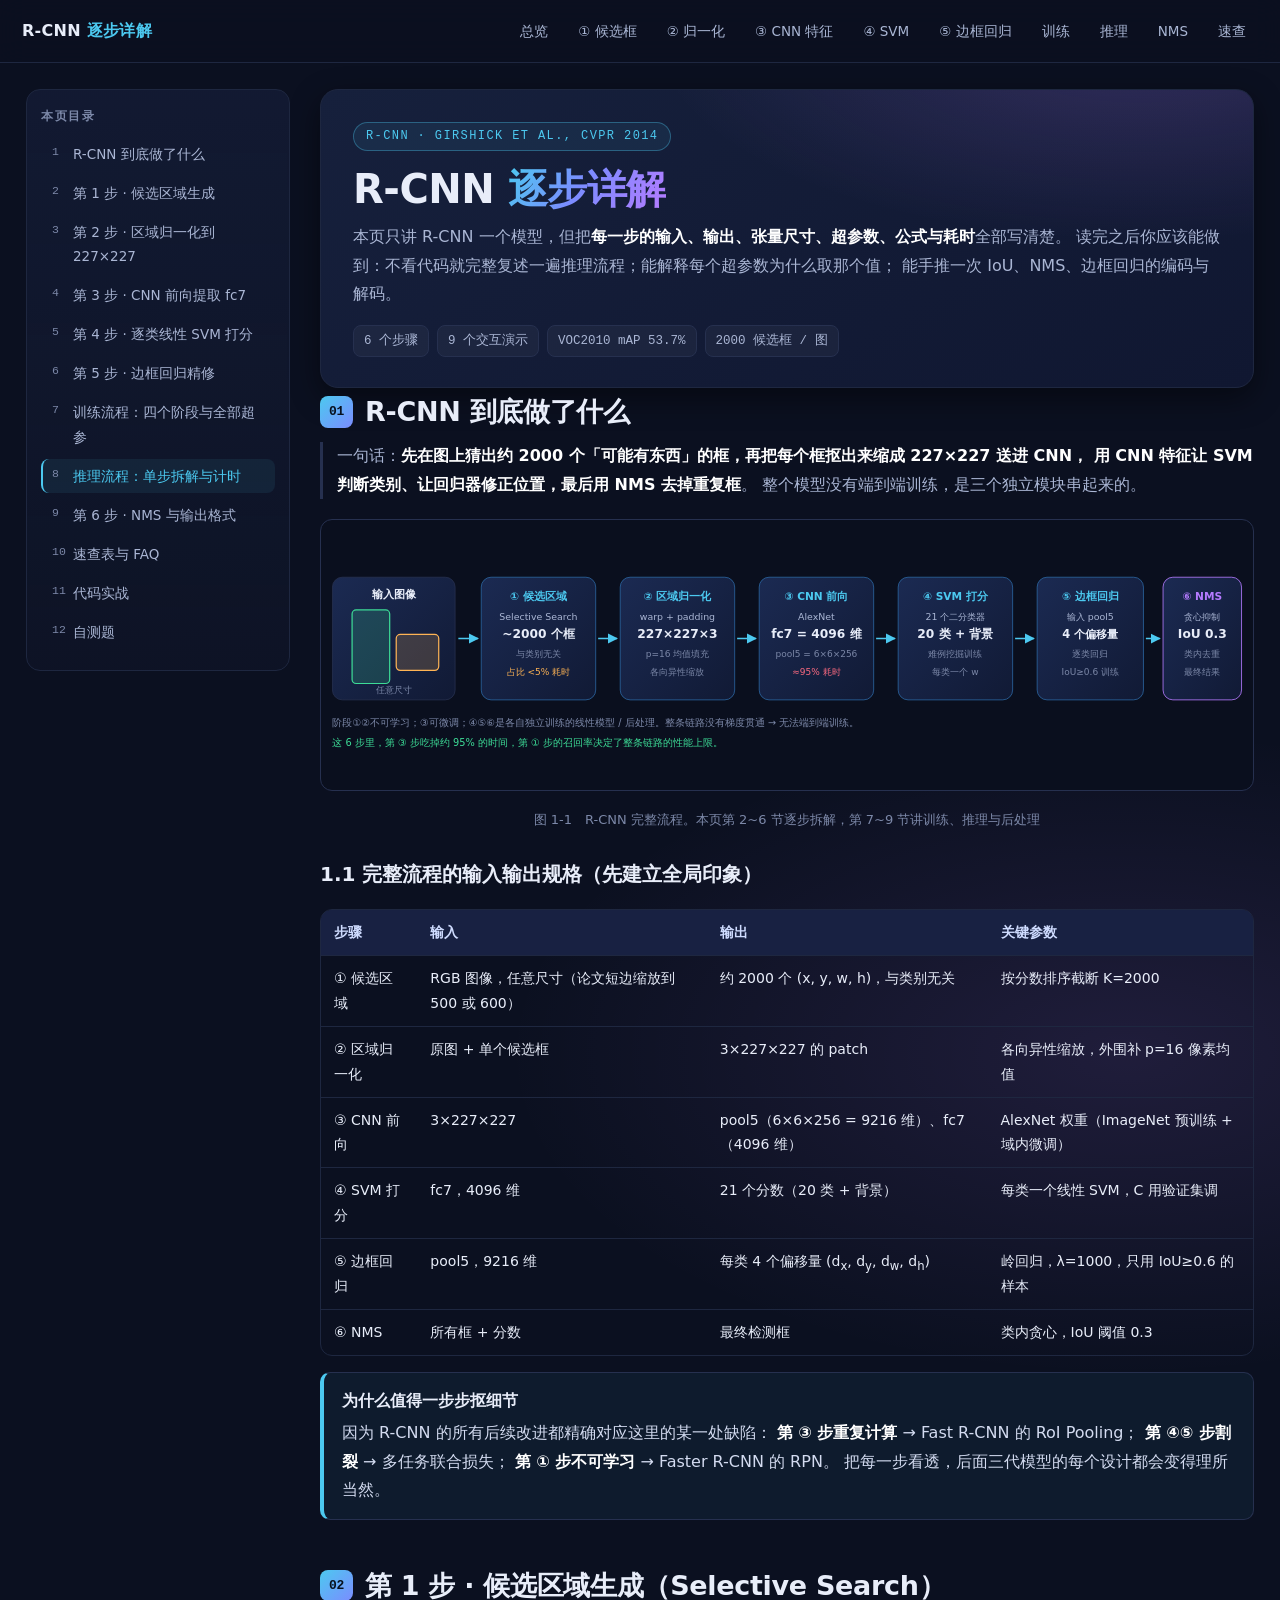
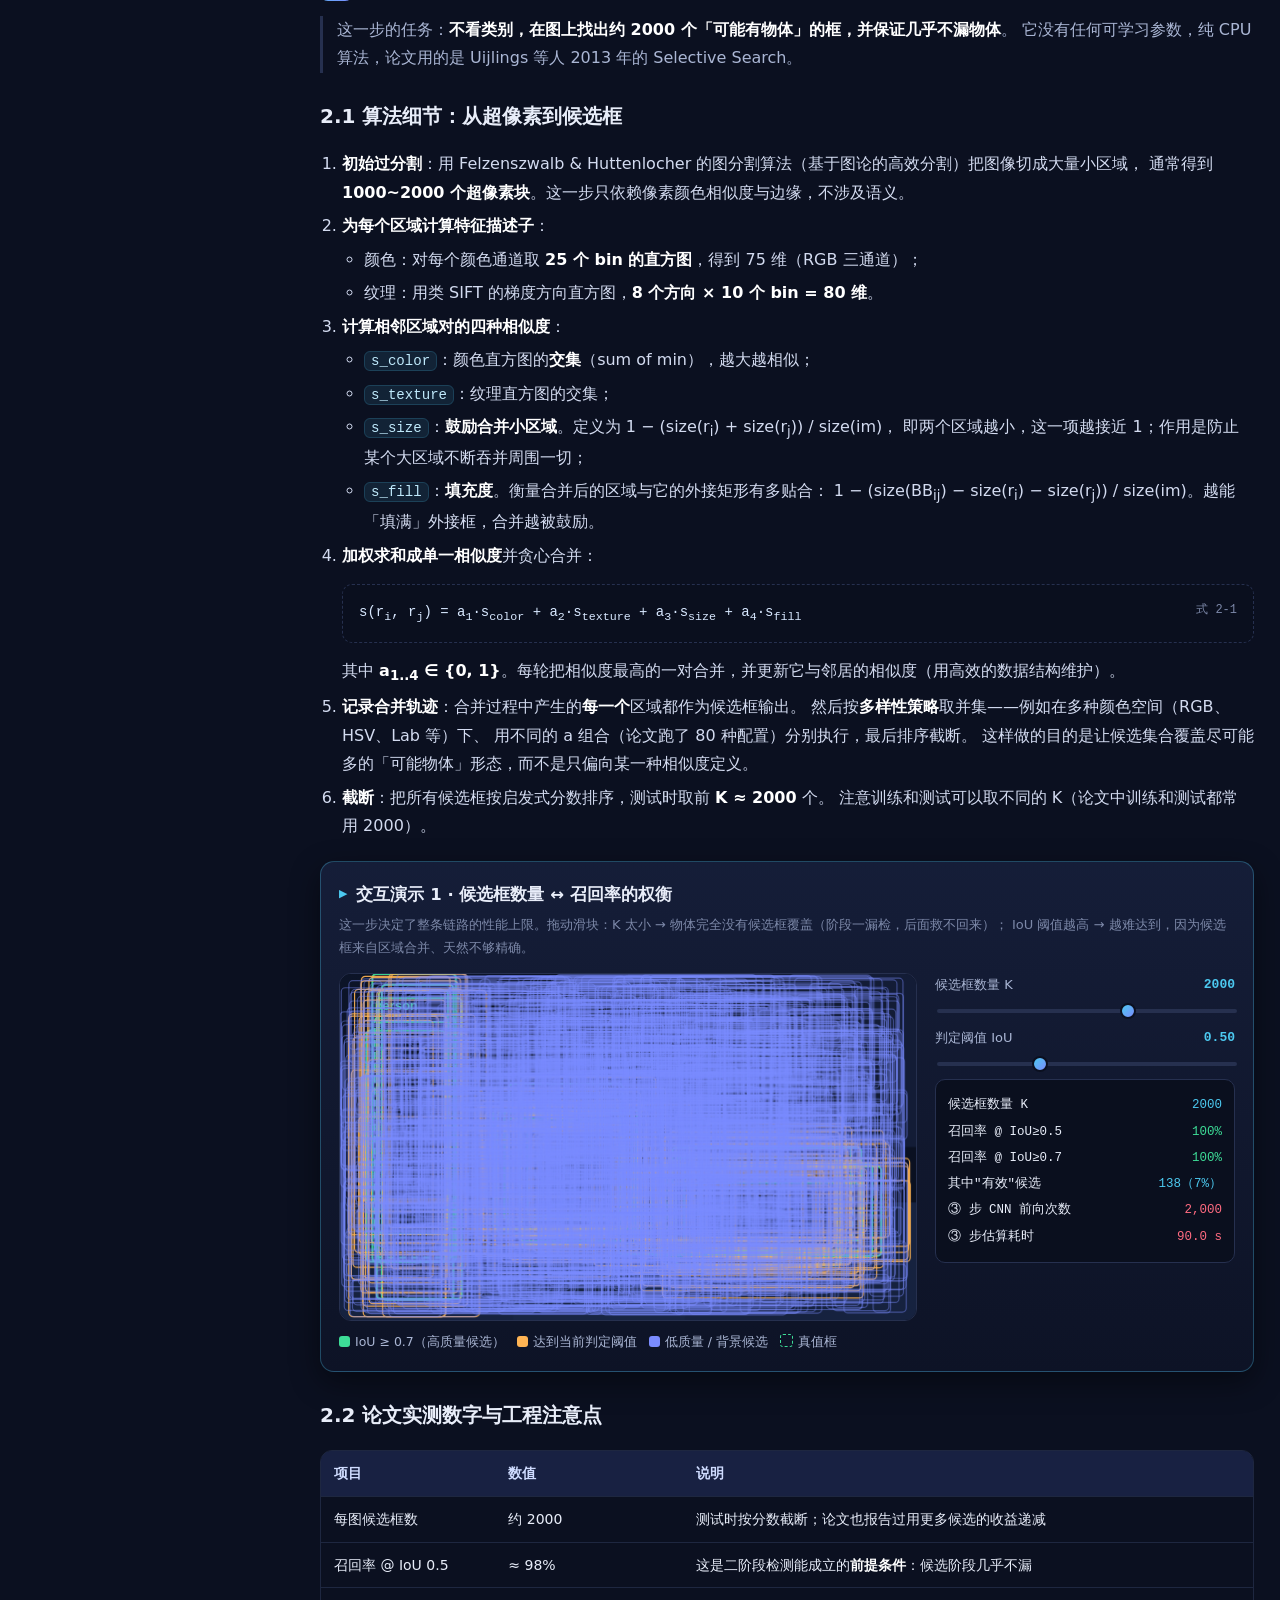
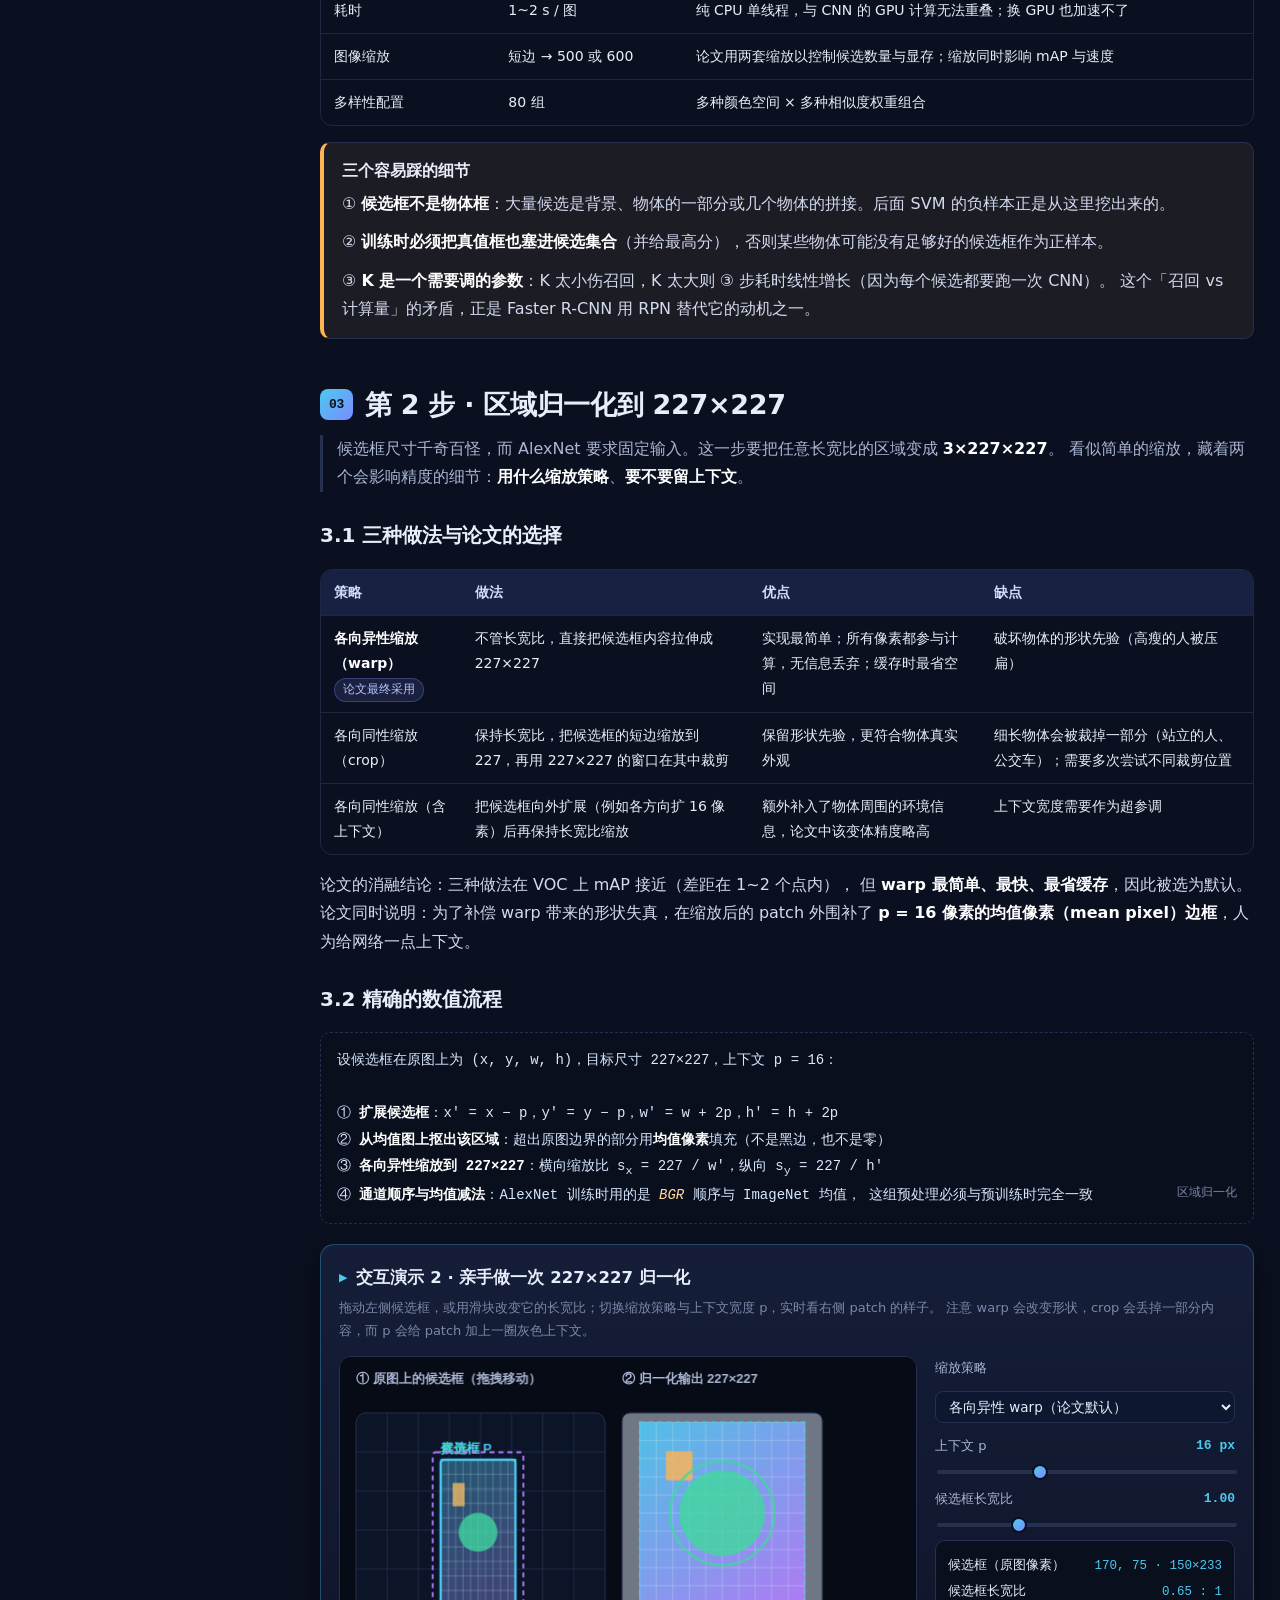
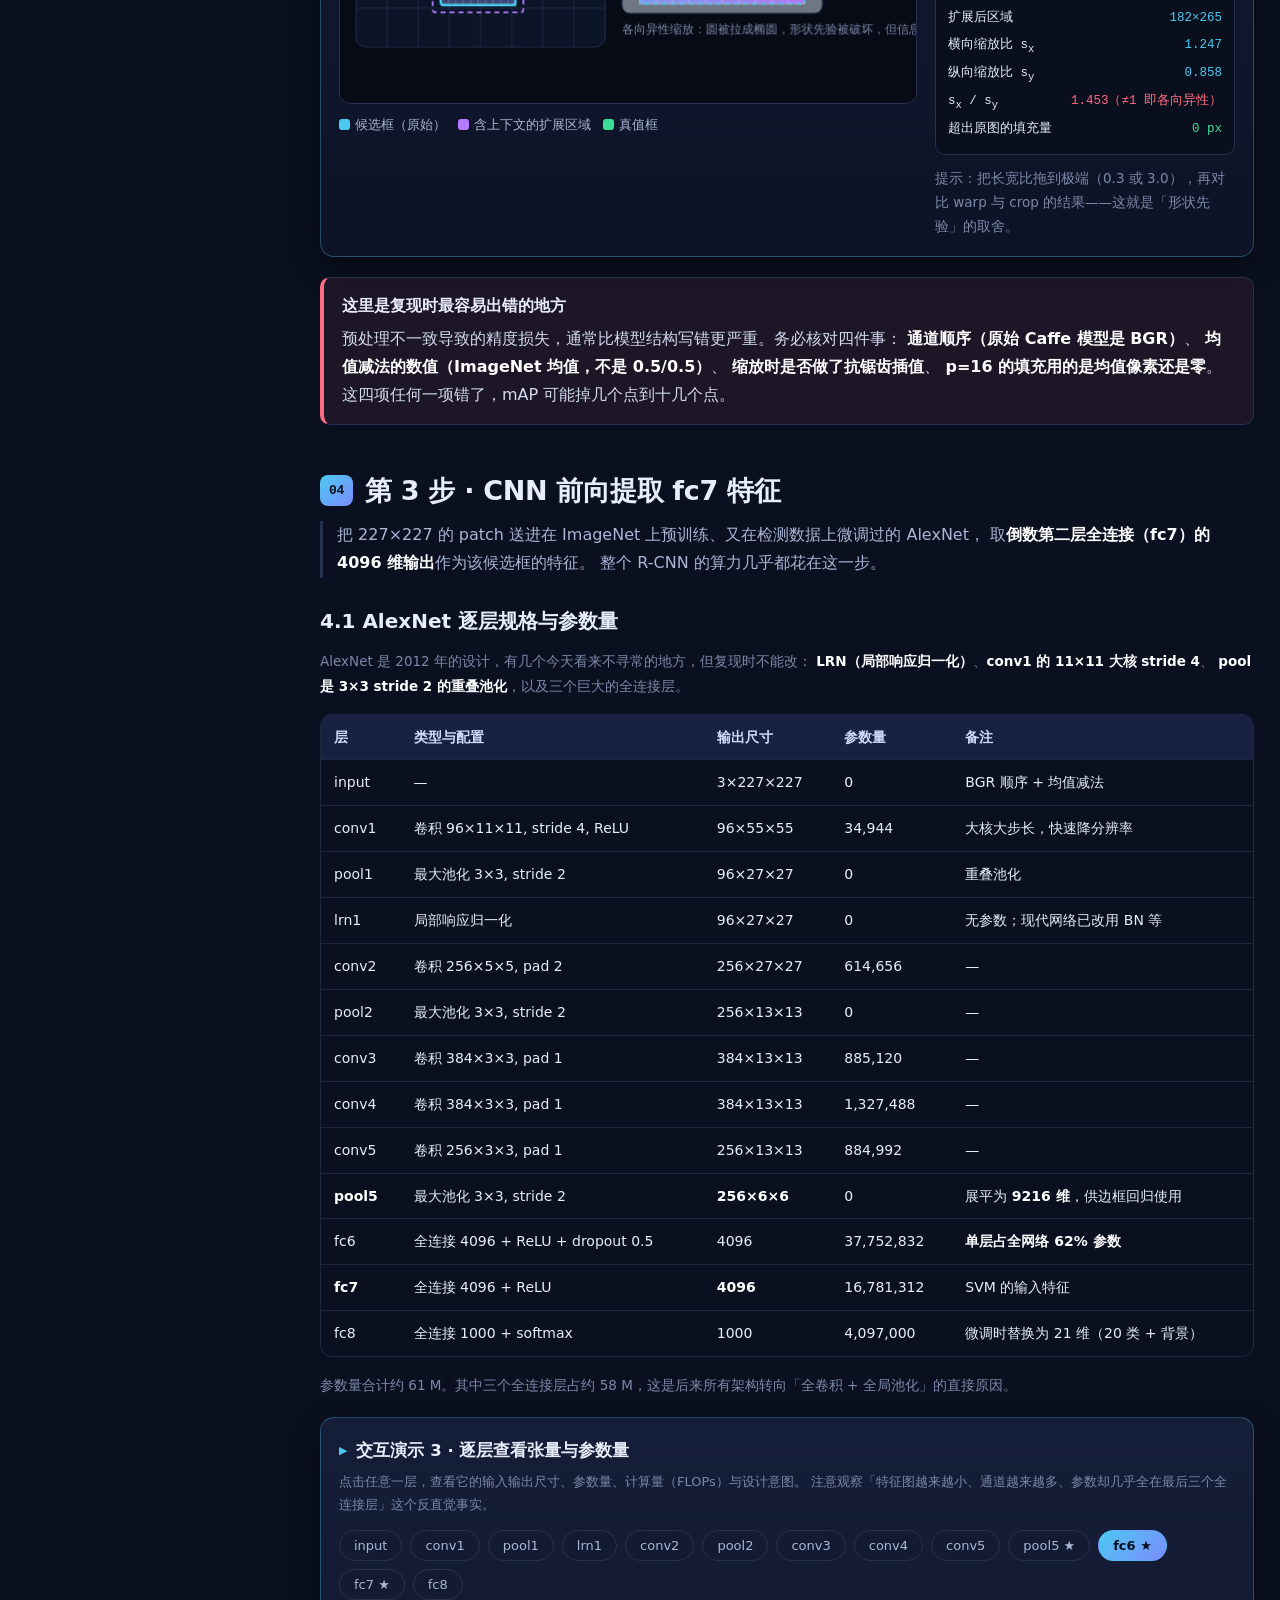
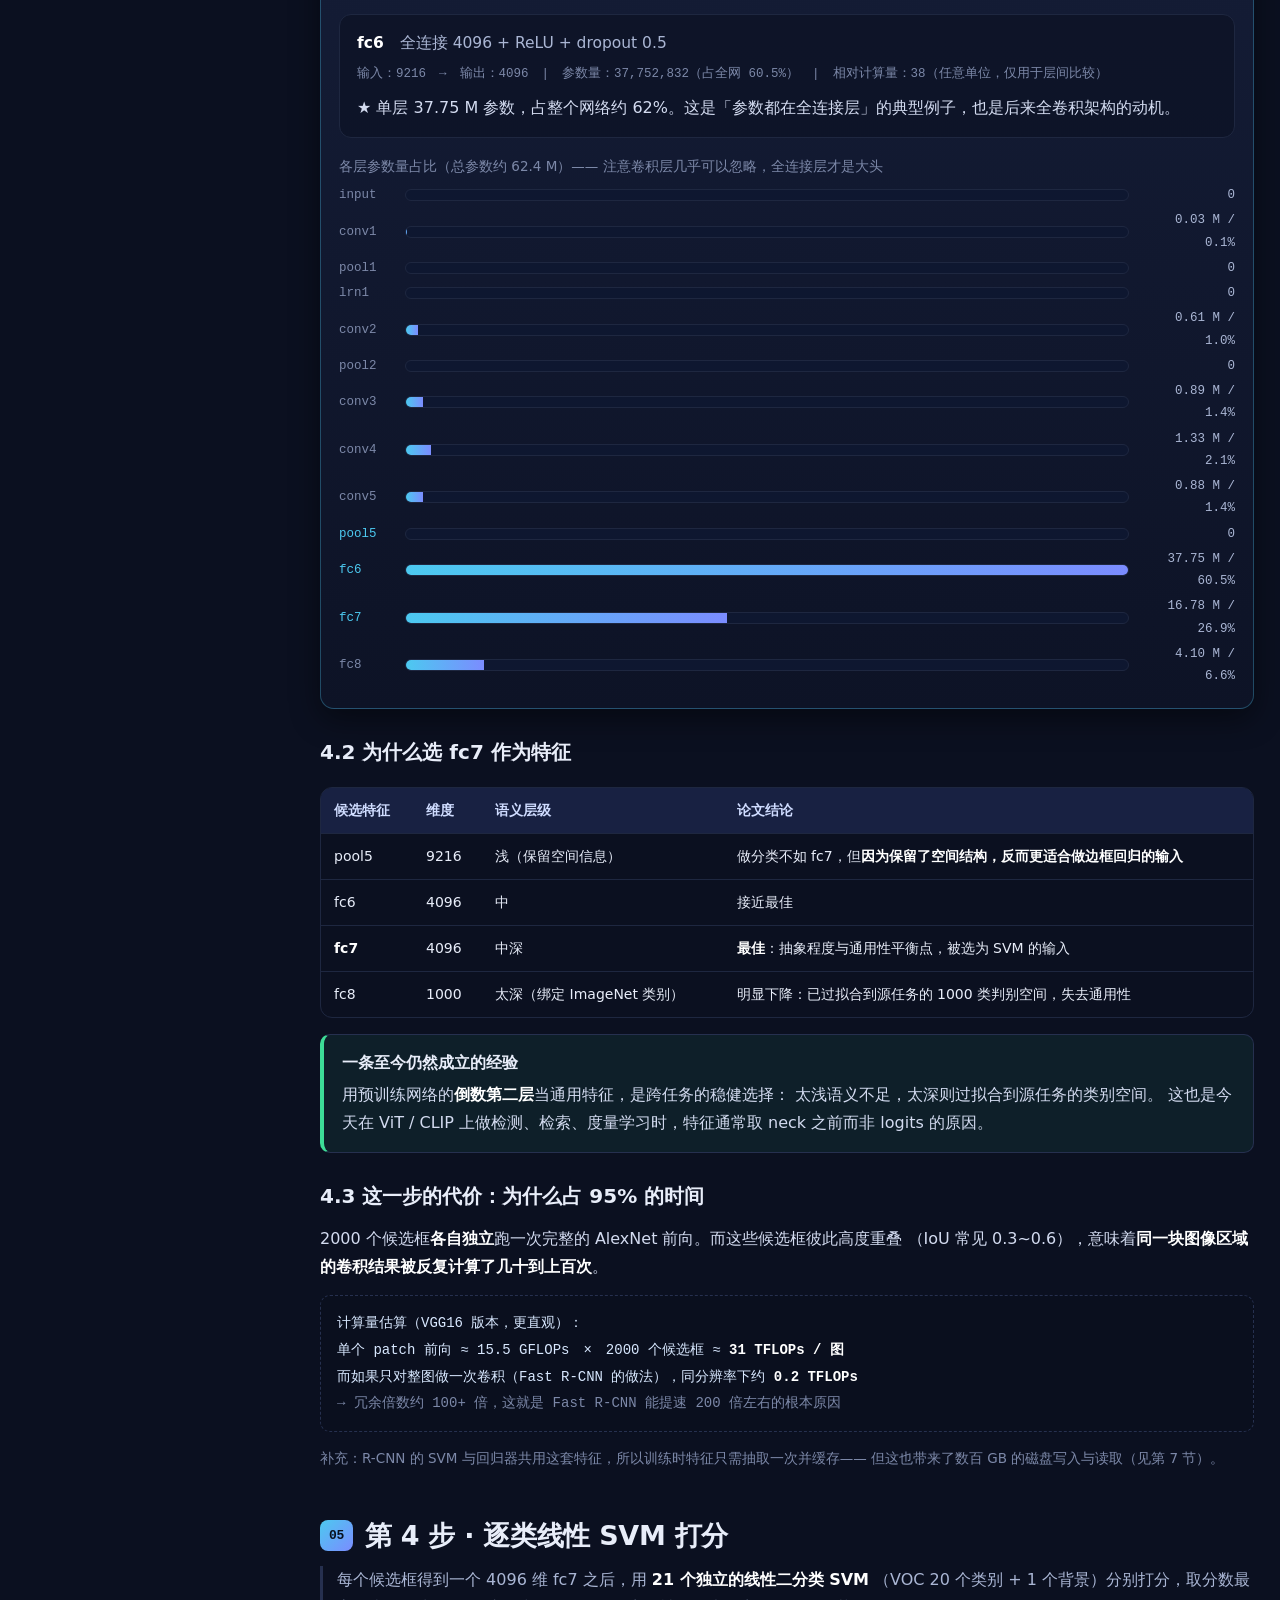
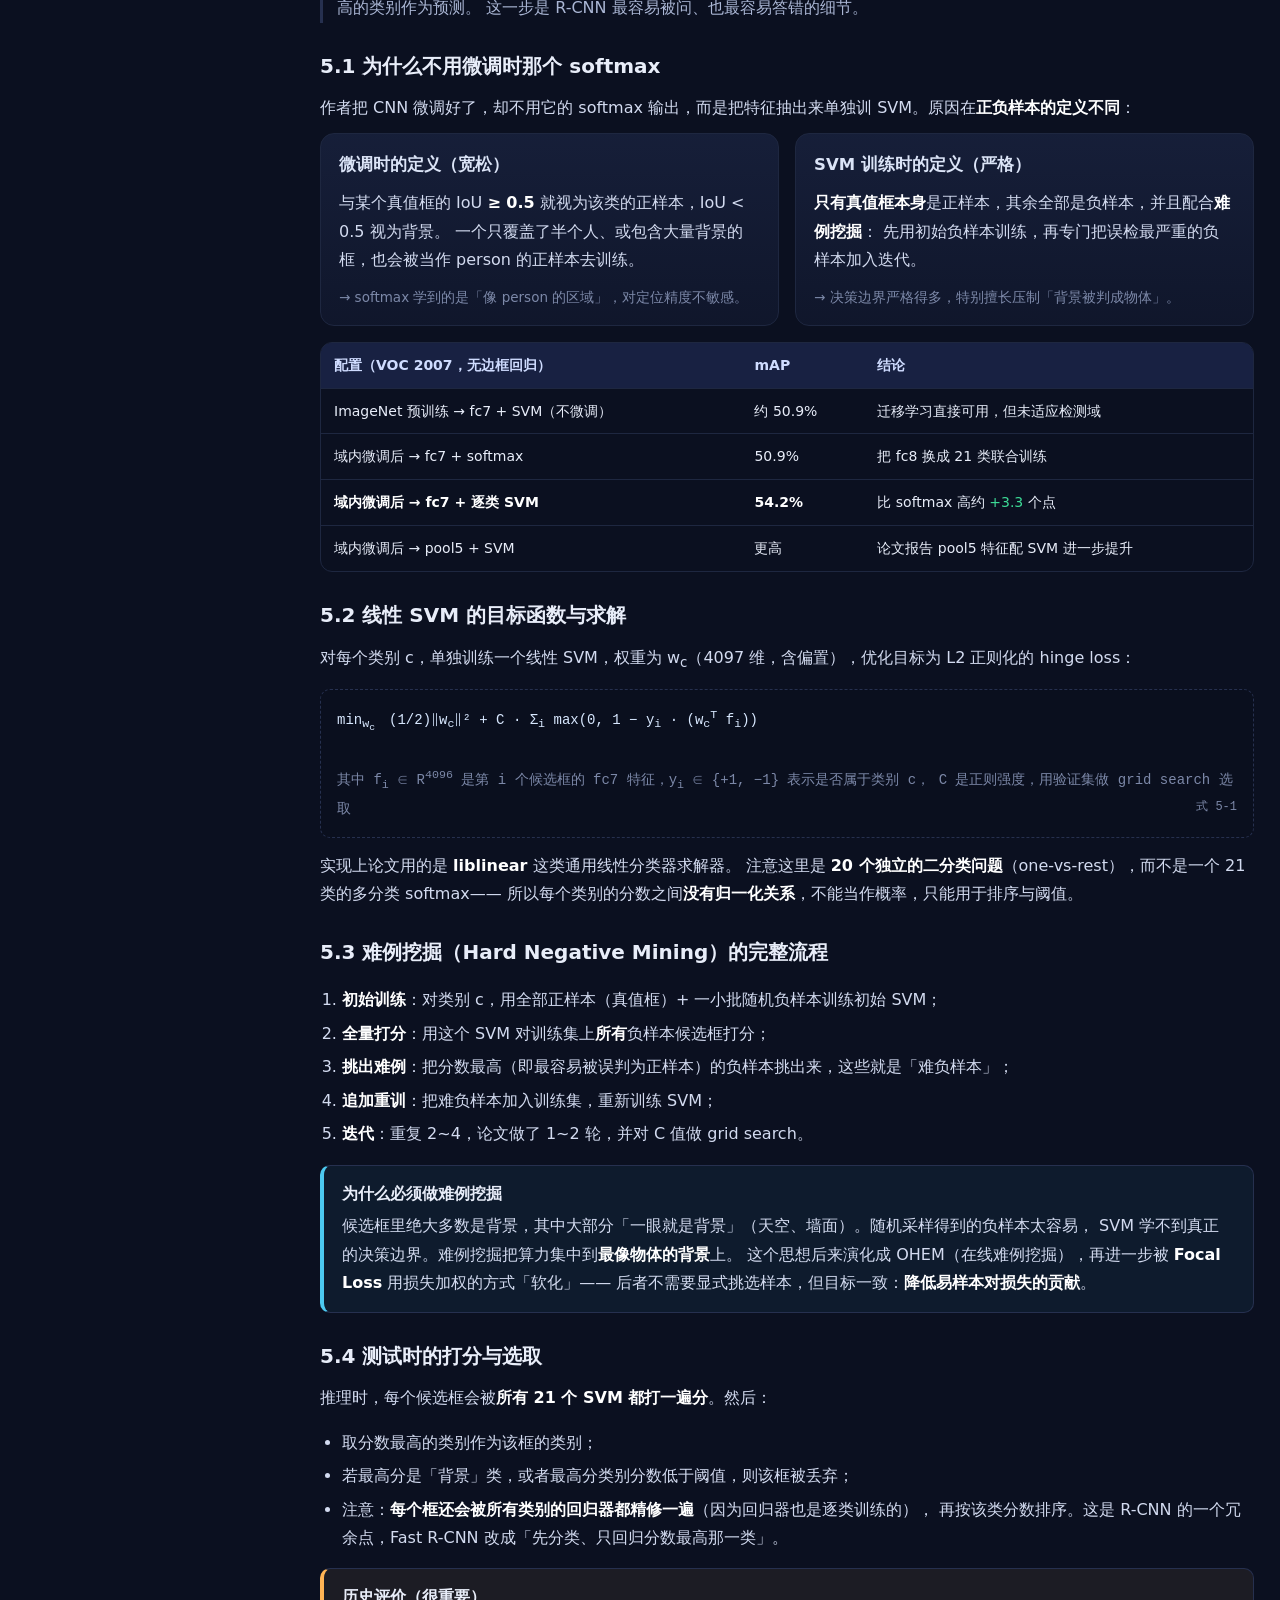
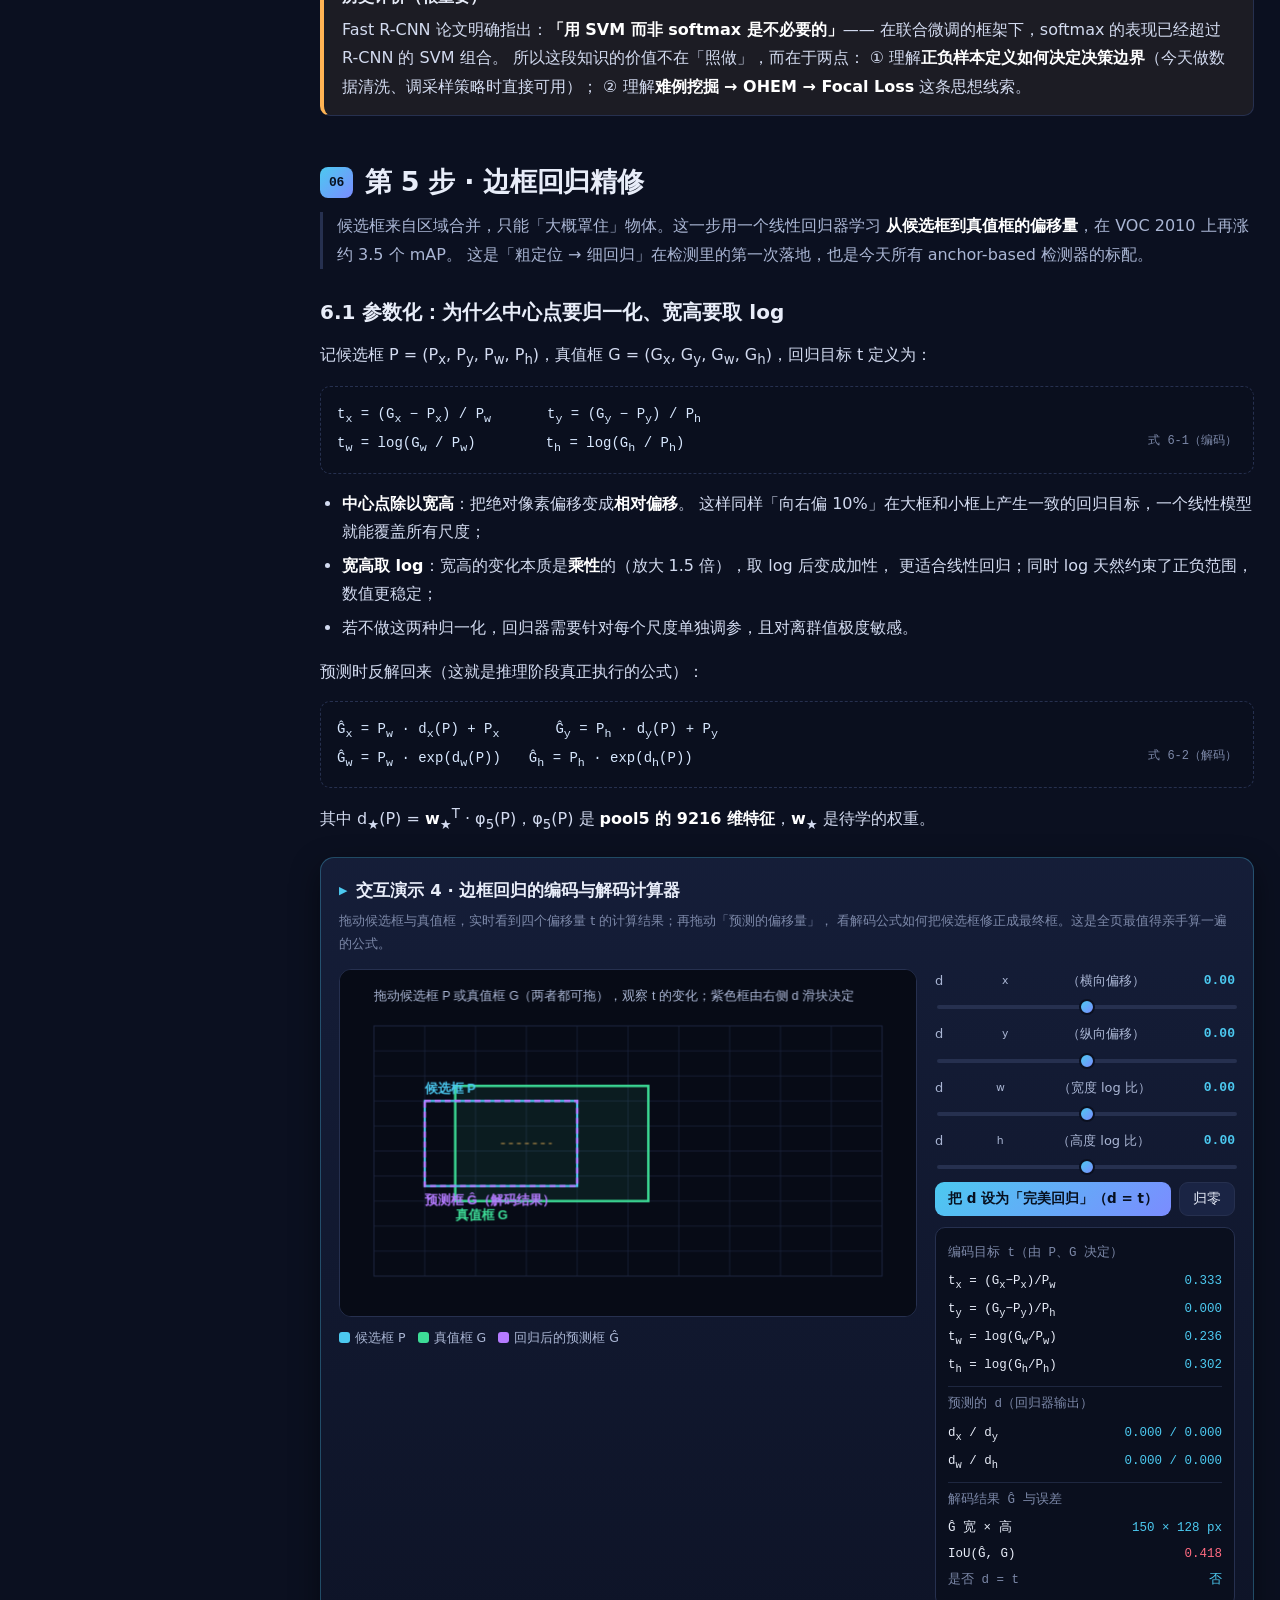
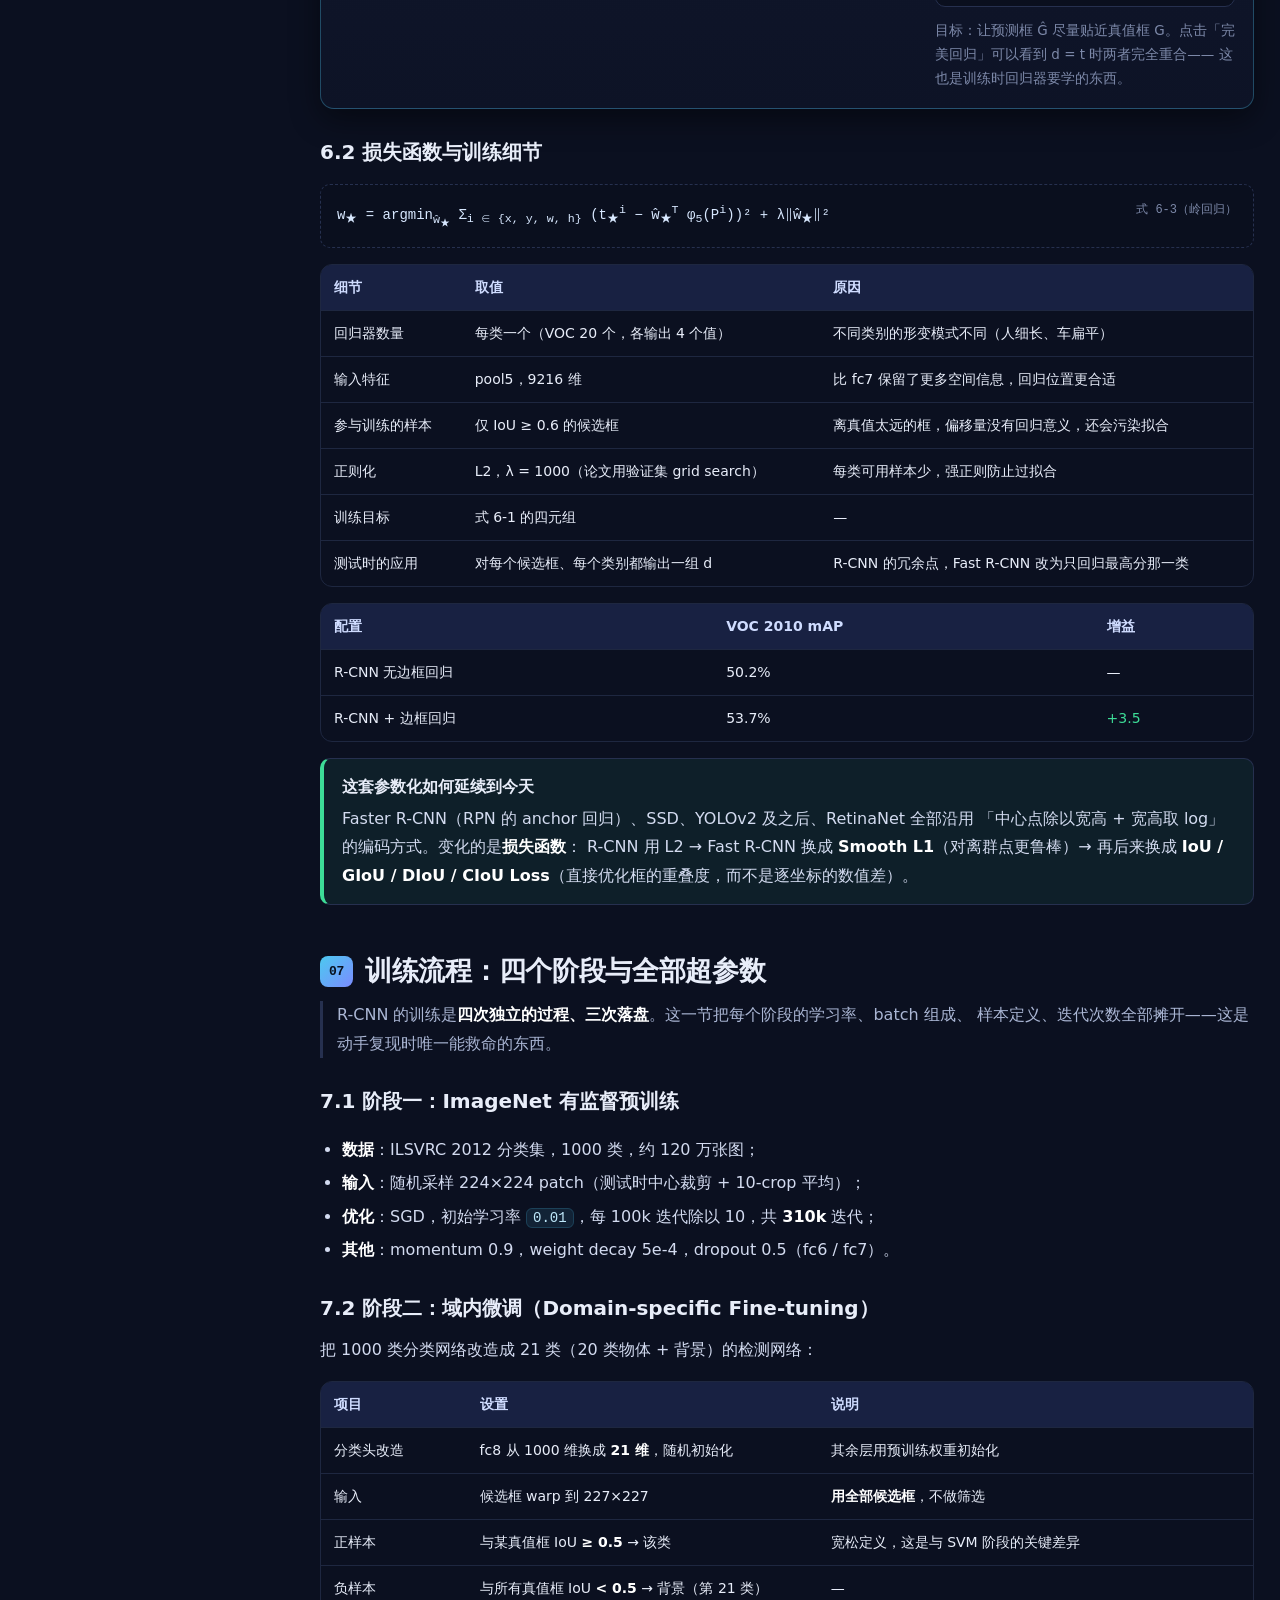
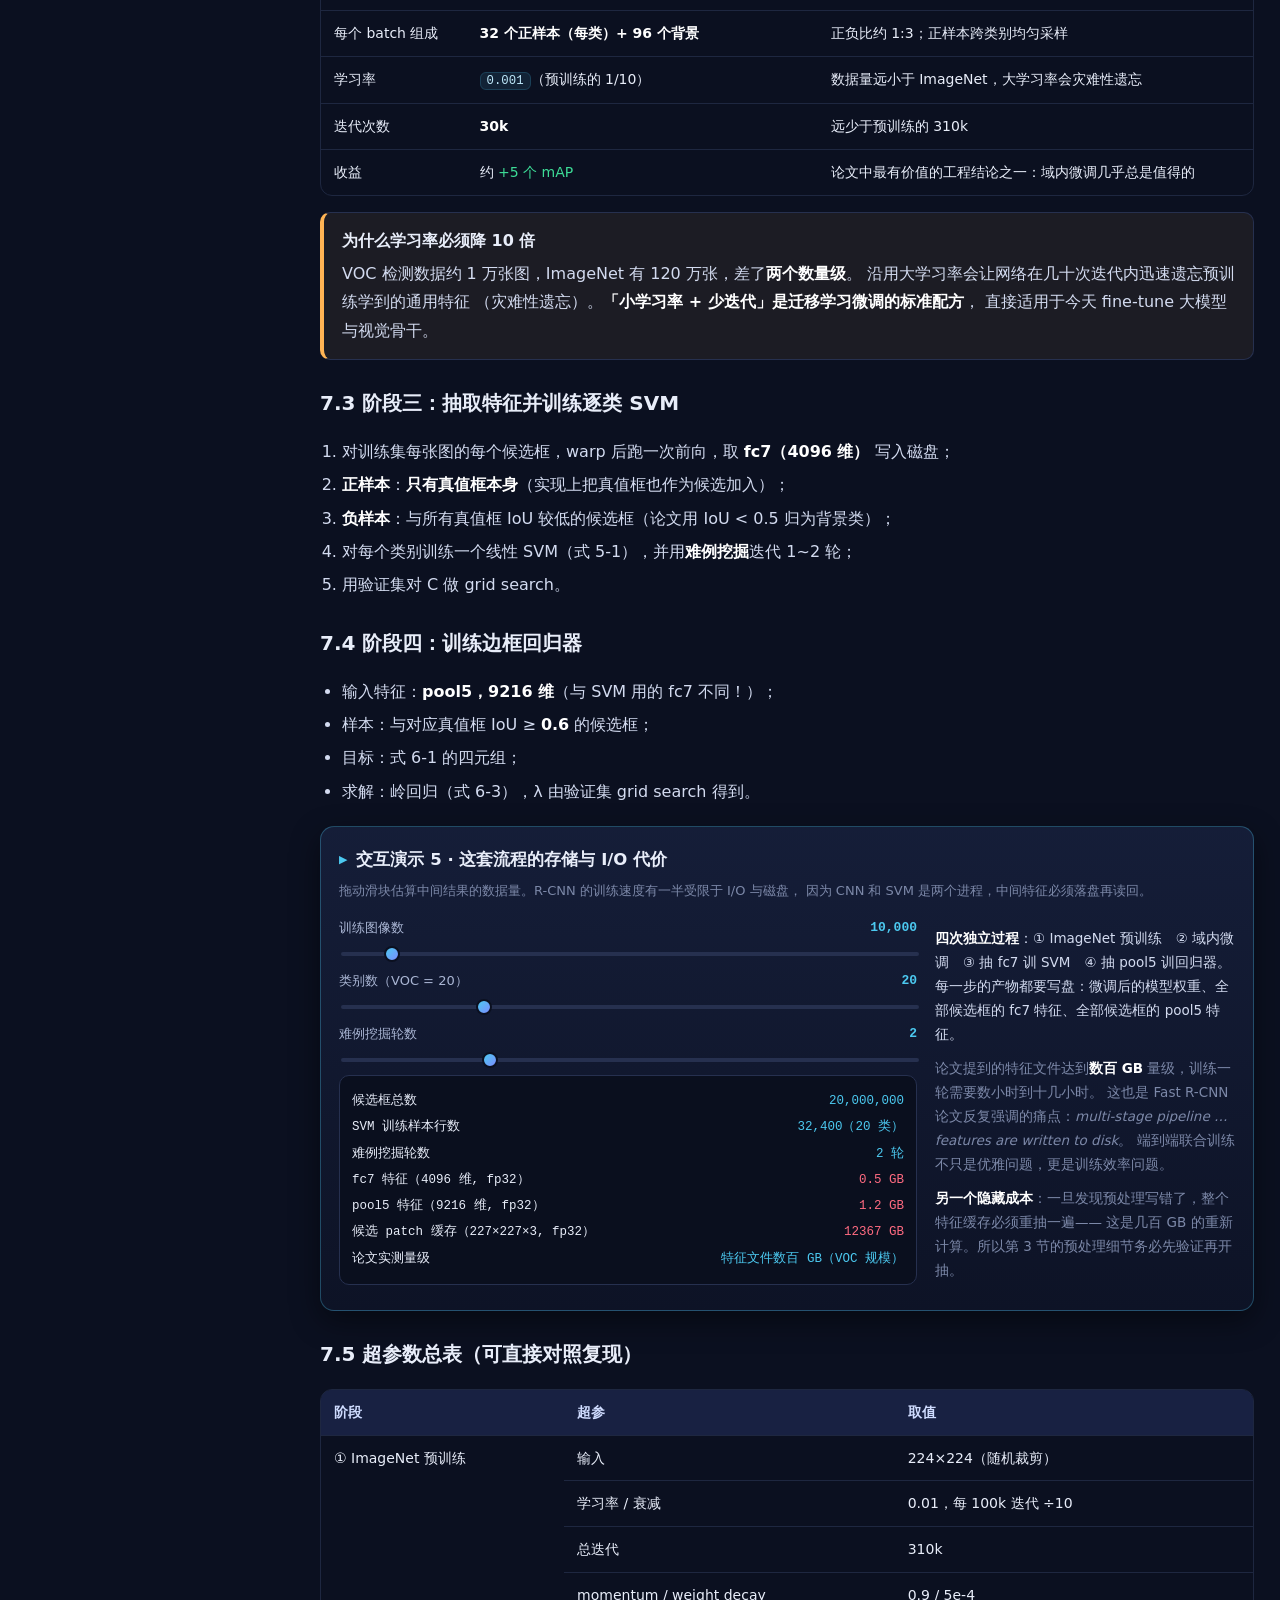
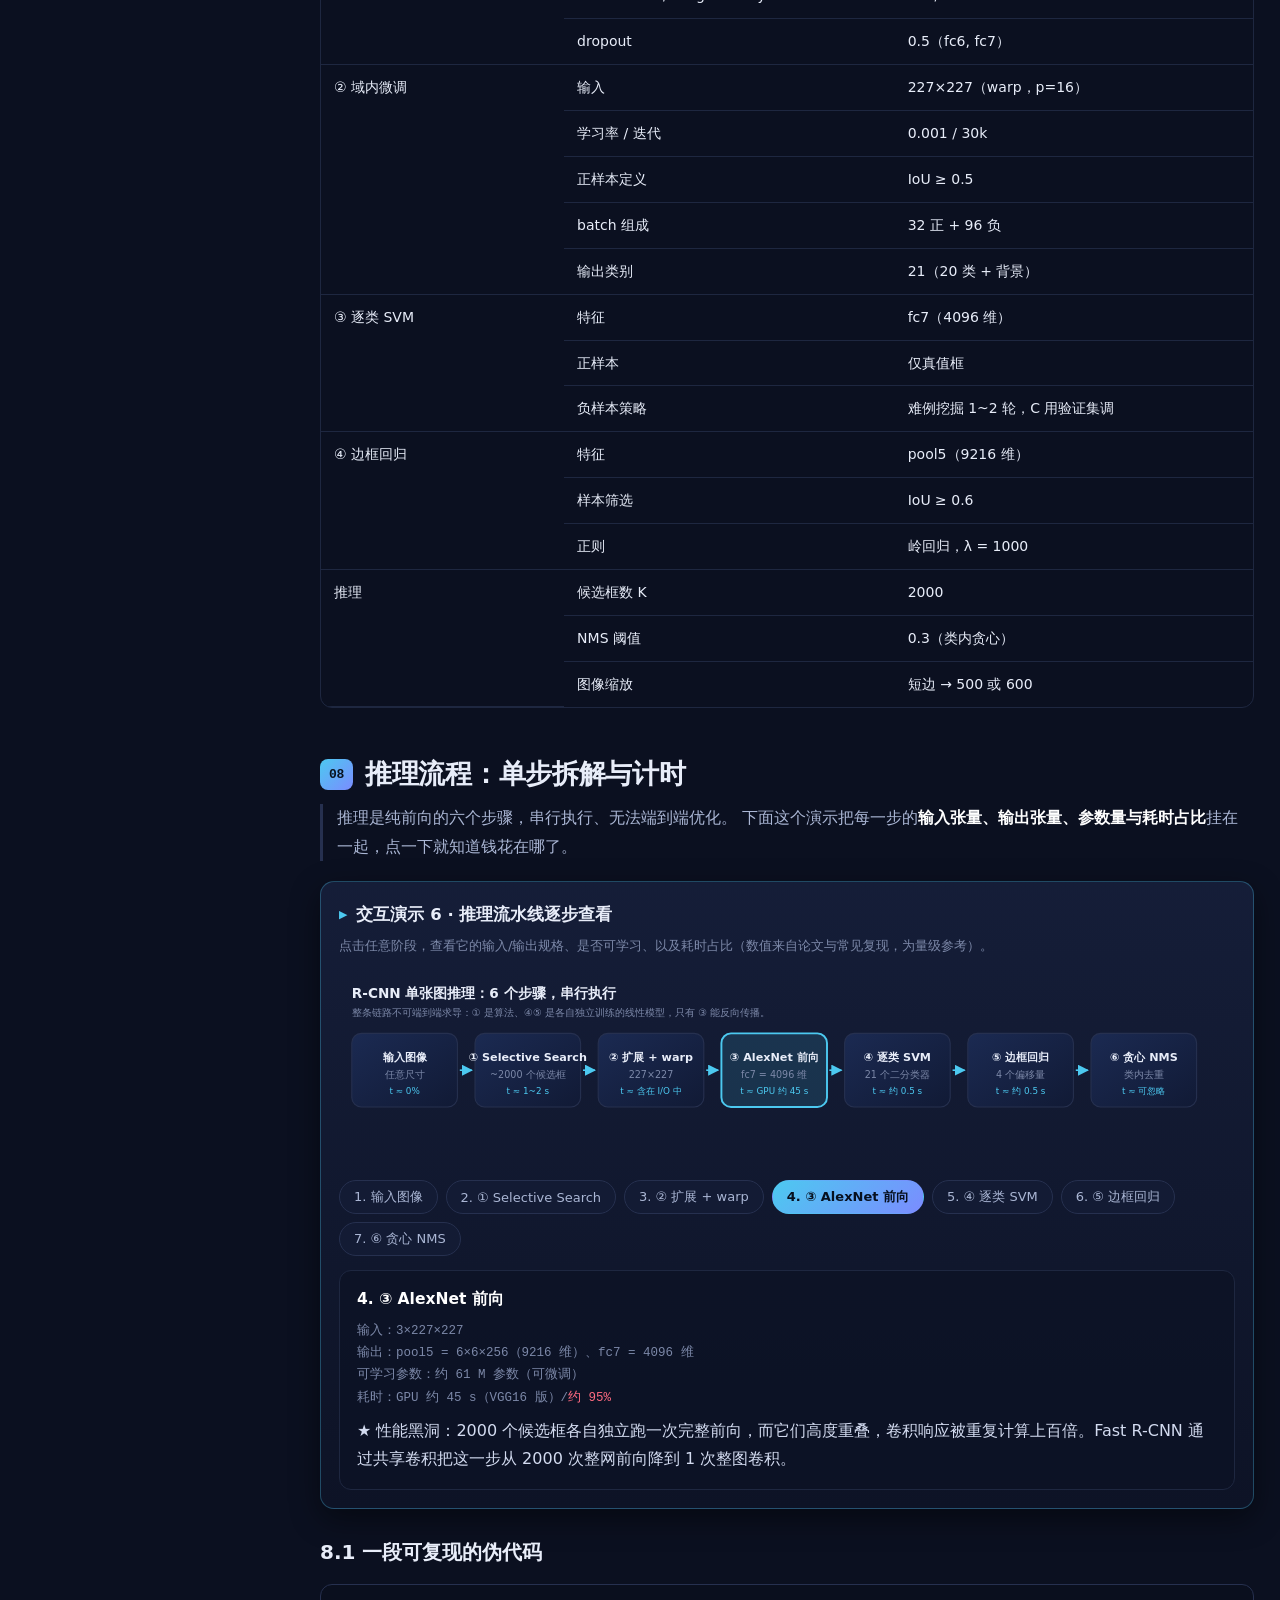
<file: deep-learning-frameworks/rcnn/index.html>
<!DOCTYPE html>
<html lang="zh-CN">
<head>
<meta charset="utf-8">
<meta name="viewport" content="width=device-width, initial-scale=1">
<title>R-CNN 逐步详解 · 从候选框到最终检测结果</title>
<meta name="description" content="R-CNN 的每一步细节：Selective Search 生成约 2000 个候选框、warp 到 227×227、AlexNet 前向取 fc7、逐类线性 SVM 打分、边框回归精修、类内贪心 NMS。含 9 个可交互演示与完整超参数。">
<link rel="stylesheet" href="../assets/styles.css">
</head>
<body>
<div id="progress"></div>

<div class="topbar">
  <div class="brand">R-CNN <span>逐步详解</span></div>
  <nav id="topnav">
    <a href="#s1">总览</a>
    <a href="#s2">① 候选框</a>
    <a href="#s3">② 归一化</a>
    <a href="#s4">③ CNN 特征</a>
    <a href="#s5">④ SVM</a>
    <a href="#s6">⑤ 边框回归</a>
    <a href="#s7">训练</a>
    <a href="#s8">推理</a>
    <a href="#s9">NMS</a>
    <a href="#s10">速查</a>
  </nav>
</div>

<div class="wrap">
  <aside class="toc">
    <h4>本页目录</h4>
    <ol id="tocList">
      <li><a href="#s1">R-CNN 到底做了什么</a></li>
      <li><a href="#s2">第 1 步 · 候选区域生成</a></li>
      <li><a href="#s3">第 2 步 · 区域归一化到 227×227</a></li>
      <li><a href="#s4">第 3 步 · CNN 前向提取 fc7</a></li>
      <li><a href="#s5">第 4 步 · 逐类线性 SVM 打分</a></li>
      <li><a href="#s6">第 5 步 · 边框回归精修</a></li>
      <li><a href="#s7">训练流程：四个阶段与全部超参</a></li>
      <li><a href="#s8">推理流程：单步拆解与计时</a></li>
      <li><a href="#s9">第 6 步 · NMS 与输出格式</a></li>
      <li><a href="#s10">速查表与 FAQ</a></li>
      <li><a href="#s11">代码实战</a></li>
      <li><a href="#s12">自测题</a></li>
    </ol>
  </aside>

  <main>
    <header class="hero">
      <span class="kicker">R-CNN · GIRSHICK ET AL., CVPR 2014</span>
      <h1>R-CNN <em>逐步详解</em></h1>
      <p class="sub">
        本页只讲 R-CNN 一个模型，但把<strong>每一步的输入、输出、张量尺寸、超参数、公式与耗时</strong>全部写清楚。
        读完之后你应该能做到：不看代码就完整复述一遍推理流程；能解释每个超参数为什么取那个值；
        能手推一次 IoU、NMS、边框回归的编码与解码。
      </p>
      <div class="meta">
        <span>6 个步骤</span>
        <span>9 个交互演示</span>
        <span>VOC2010 mAP 53.7%</span>
        <span>2000 候选框 / 图</span>
      </div>
    </header>

    <!-- ================= 1 ================= -->
    <section id="s1">
      <h2><span class="num">01</span>R-CNN 到底做了什么</h2>
      <p class="lead">
        一句话：<strong>先在图上猜出约 2000 个「可能有东西」的框，再把每个框抠出来缩成 227×227 送进 CNN，
        用 CNN 特征让 SVM 判断类别、让回归器修正位置，最后用 NMS 去掉重复框</strong>。
        整个模型没有端到端训练，是三个独立模块串起来的。
      </p>

      <figure>
        <svg viewBox="0 0 1140 330" role="img" aria-label="R-CNN 六步流程图">
          <defs>
            <marker id="fa" viewBox="0 0 10 10" refX="9" refY="5" markerWidth="7" markerHeight="7" orient="auto-start-reverse">
              <path d="M 0 0 L 10 5 L 0 10 z" fill="#4cc9f0"></path>
            </marker>
            <linearGradient id="fg1" x1="0" y1="0" x2="1" y2="1"><stop offset="0" stop-color="#1b2a52"></stop><stop offset="1" stop-color="#111a35"></stop></linearGradient>
          </defs>

          <g font-size="13">
            <!-- 输入 -->
            <rect x="14" y="70" width="150" height="150" rx="12" fill="url(#fg1)" stroke="#26304f"></rect>
            <text x="89" y="96" text-anchor="middle" fill="#e8edf9" font-size="14" font-weight="600">输入图像</text>
            <rect x="38" y="110" width="46" height="90" rx="5" fill="rgba(61,220,151,.18)" stroke="#3ddc97" stroke-width="1.5"></rect>
            <rect x="92" y="140" width="52" height="44" rx="5" fill="rgba(255,180,84,.18)" stroke="#ffb454" stroke-width="1.5"></rect>
            <text x="89" y="212" text-anchor="middle" fill="#7c88a8" font-size="11.5">任意尺寸</text>

            <!-- 6 步卡片 -->
            <g>
              <rect x="196" y="70" width="140" height="150" rx="12" fill="url(#fg1)" stroke="#2b65a0"></rect>
              <text x="266" y="98" text-anchor="middle" fill="#4cc9f0" font-weight="700">① 候选区域</text>
              <text x="266" y="122" text-anchor="middle" fill="#aab6d4" font-size="11.5">Selective Search</text>
              <text x="266" y="144" text-anchor="middle" fill="#e8edf9" font-size="15" font-weight="600">~2000 个框</text>
              <text x="266" y="168" text-anchor="middle" fill="#7c88a8" font-size="11">与类别无关</text>
              <text x="266" y="190" text-anchor="middle" fill="#ffb454" font-size="11">占比 &lt;5% 耗时</text>

              <rect x="366" y="70" width="140" height="150" rx="12" fill="url(#fg1)" stroke="#2b65a0"></rect>
              <text x="436" y="98" text-anchor="middle" fill="#4cc9f0" font-weight="700">② 区域归一化</text>
              <text x="436" y="122" text-anchor="middle" fill="#aab6d4" font-size="11.5">warp + padding</text>
              <text x="436" y="144" text-anchor="middle" fill="#e8edf9" font-size="15" font-weight="600">227×227×3</text>
              <text x="436" y="168" text-anchor="middle" fill="#7c88a8" font-size="11">p=16 均值填充</text>
              <text x="436" y="190" text-anchor="middle" fill="#7c88a8" font-size="11">各向异性缩放</text>

              <rect x="536" y="70" width="140" height="150" rx="12" fill="url(#fg1)" stroke="#2b65a0"></rect>
              <text x="606" y="98" text-anchor="middle" fill="#4cc9f0" font-weight="700">③ CNN 前向</text>
              <text x="606" y="122" text-anchor="middle" fill="#aab6d4" font-size="11.5">AlexNet</text>
              <text x="606" y="144" text-anchor="middle" fill="#e8edf9" font-size="15" font-weight="600">fc7 = 4096 维</text>
              <text x="606" y="168" text-anchor="middle" fill="#7c88a8" font-size="11">pool5 = 6×6×256</text>
              <text x="606" y="190" text-anchor="middle" fill="#ff6b81" font-size="11">≈95% 耗时</text>

              <rect x="706" y="70" width="140" height="150" rx="12" fill="url(#fg1)" stroke="#2b65a0"></rect>
              <text x="776" y="98" text-anchor="middle" fill="#4cc9f0" font-weight="700">④ SVM 打分</text>
              <text x="776" y="122" text-anchor="middle" fill="#aab6d4" font-size="11.5">21 个二分类器</text>
              <text x="776" y="144" text-anchor="middle" fill="#e8edf9" font-size="15" font-weight="600">20 类 + 背景</text>
              <text x="776" y="168" text-anchor="middle" fill="#7c88a8" font-size="11">难例挖掘训练</text>
              <text x="776" y="190" text-anchor="middle" fill="#7c88a8" font-size="11">每类一个 w</text>

              <rect x="876" y="70" width="130" height="150" rx="12" fill="url(#fg1)" stroke="#2b65a0"></rect>
              <text x="941" y="98" text-anchor="middle" fill="#4cc9f0" font-weight="700">⑤ 边框回归</text>
              <text x="941" y="122" text-anchor="middle" fill="#aab6d4" font-size="11.5">输入 pool5</text>
              <text x="941" y="144" text-anchor="middle" fill="#e8edf9" font-size="14" font-weight="600">4 个偏移量</text>
              <text x="941" y="168" text-anchor="middle" fill="#7c88a8" font-size="11">逐类回归</text>
              <text x="941" y="190" text-anchor="middle" fill="#7c88a8" font-size="11">IoU≥0.6 训练</text>

              <rect x="1030" y="70" width="96" height="150" rx="12" fill="url(#fg1)" stroke="#b57bff"></rect>
              <text x="1078" y="98" text-anchor="middle" fill="#b57bff" font-weight="700">⑥ NMS</text>
              <text x="1078" y="122" text-anchor="middle" fill="#aab6d4" font-size="11.5">贪心抑制</text>
              <text x="1078" y="144" text-anchor="middle" fill="#e8edf9" font-size="15" font-weight="600">IoU 0.3</text>
              <text x="1078" y="168" text-anchor="middle" fill="#7c88a8" font-size="11">类内去重</text>
              <text x="1078" y="190" text-anchor="middle" fill="#7c88a8" font-size="11">最终结果</text>
            </g>

            <g stroke="#4cc9f0" stroke-width="1.8" marker-end="url(#fa)">
              <line x1="168" y1="145" x2="192" y2="145"></line>
              <line x1="339" y1="145" x2="362" y2="145"></line>
              <line x1="509" y1="145" x2="532" y2="145"></line>
              <line x1="679" y1="145" x2="702" y2="145"></line>
              <line x1="849" y1="145" x2="872" y2="145"></line>
              <line x1="1009" y1="145" x2="1026" y2="145"></line>
            </g>

            <text x="14" y="252" fill="#7c88a8" font-size="12">阶段①②不可学习；③可微调；④⑤⑥是各自独立训练的线性模型 / 后处理。整条链路没有梯度贯通 → 无法端到端训练。</text>
            <text x="14" y="276" fill="#3ddc97" font-size="12">这 6 步里，第 ③ 步吃掉约 95% 的时间，第 ① 步的召回率决定了整条链路的性能上限。</text>
          </g>
        </svg>
        <figcaption>图 1-1　R-CNN 完整流程。本页第 2~6 节逐步拆解，第 7~9 节讲训练、推理与后处理</figcaption>
      </figure>

      <h3>1.1 完整流程的输入输出规格（先建立全局印象）</h3>
      <div class="tbl-wrap">
        <table>
          <thead><tr><th>步骤</th><th>输入</th><th>输出</th><th>关键参数</th></tr></thead>
          <tbody>
            <tr><td>① 候选区域</td><td>RGB 图像，任意尺寸（论文短边缩放到 500 或 600）</td><td>约 2000 个 (x, y, w, h)，与类别无关</td><td>按分数排序截断 K=2000</td></tr>
            <tr><td>② 区域归一化</td><td>原图 + 单个候选框</td><td>3×227×227 的 patch</td><td>各向异性缩放，外围补 p=16 像素均值</td></tr>
            <tr><td>③ CNN 前向</td><td>3×227×227</td><td>pool5（6×6×256 = 9216 维）、fc7（4096 维）</td><td>AlexNet 权重（ImageNet 预训练 + 域内微调）</td></tr>
            <tr><td>④ SVM 打分</td><td>fc7，4096 维</td><td>21 个分数（20 类 + 背景）</td><td>每类一个线性 SVM，C 用验证集调</td></tr>
            <tr><td>⑤ 边框回归</td><td>pool5，9216 维</td><td>每类 4 个偏移量 (d<sub>x</sub>, d<sub>y</sub>, d<sub>w</sub>, d<sub>h</sub>)</td><td>岭回归，λ=1000，只用 IoU≥0.6 的样本</td></tr>
            <tr><td>⑥ NMS</td><td>所有框 + 分数</td><td>最终检测框</td><td>类内贪心，IoU 阈值 0.3</td></tr>
          </tbody>
        </table>
      </div>

      <div class="callout">
        <span class="t">为什么值得一步步抠细节</span>
        <p>因为 R-CNN 的所有后续改进都精确对应这里的某一处缺陷：
        <strong>第 ③ 步重复计算</strong> → Fast R-CNN 的 RoI Pooling；
        <strong>第 ④⑤ 步割裂</strong> → 多任务联合损失；
        <strong>第 ① 步不可学习</strong> → Faster R-CNN 的 RPN。
        把每一步看透，后面三代模型的每个设计都会变得理所当然。</p>
      </div>
    </section>

    <!-- ================= 2 ================= -->
    <section id="s2">
      <h2><span class="num">02</span>第 1 步 · 候选区域生成（Selective Search）</h2>
      <p class="lead">
        这一步的任务：<strong>不看类别，在图上找出约 2000 个「可能有物体」的框，并保证几乎不漏物体</strong>。
        它没有任何可学习参数，纯 CPU 算法，论文用的是 Uijlings 等人 2013 年的 Selective Search。
      </p>

      <h3>2.1 算法细节：从超像素到候选框</h3>
      <ol>
        <li>
          <strong>初始过分割</strong>：用 Felzenszwalb &amp; Huttenlocher 的图分割算法（基于图论的高效分割）把图像切成大量小区域，
          通常得到 <strong>1000~2000 个超像素块</strong>。这一步只依赖像素颜色相似度与边缘，不涉及语义。
        </li>
        <li>
          <strong>为每个区域计算特征描述子</strong>：
          <ul>
            <li>颜色：对每个颜色通道取 <strong>25 个 bin 的直方图</strong>，得到 75 维（RGB 三通道）；</li>
            <li>纹理：用类 SIFT 的梯度方向直方图，<strong>8 个方向 × 10 个 bin = 80 维</strong>。</li>
          </ul>
        </li>
        <li>
          <strong>计算相邻区域对的四种相似度</strong>：
          <ul>
            <li><code>s_color</code>：颜色直方图的<strong>交集</strong>（sum of min），越大越相似；</li>
            <li><code>s_texture</code>：纹理直方图的交集；</li>
            <li><code>s_size</code>：<strong>鼓励合并小区域</strong>。定义为 1 − (size(r<sub>i</sub>) + size(r<sub>j</sub>)) / size(im)，
            即两个区域越小，这一项越接近 1；作用是防止某个大区域不断吞并周围一切；</li>
            <li><code>s_fill</code>：<strong>填充度</strong>。衡量合并后的区域与它的外接矩形有多贴合：
            1 − (size(BB<sub>ij</sub>) − size(r<sub>i</sub>) − size(r<sub>j</sub>)) / size(im)。越能「填满」外接框，合并越被鼓励。</li>
          </ul>
        </li>
        <li>
          <strong>加权求和成单一相似度</strong>并贪心合并：
          <div class="formula">
            s(r<sub>i</sub>, r<sub>j</sub>) = a<sub>1</sub>·s<sub>color</sub> + a<sub>2</sub>·s<sub>texture</sub> + a<sub>3</sub>·s<sub>size</sub> + a<sub>4</sub>·s<sub>fill</sub>
            <span class="lbl">式 2-1</span>
          </div>
          其中 <strong>a<sub>1..4</sub> ∈ {0, 1}</strong>。每轮把相似度最高的一对合并，并更新它与邻居的相似度（用高效的数据结构维护）。
        </li>
        <li>
          <strong>记录合并轨迹</strong>：合并过程中产生的<strong>每一个</strong>区域都作为候选框输出。
          然后按<strong>多样性策略</strong>取并集——例如在多种颜色空间（RGB、HSV、Lab 等）下、
          用不同的 a 组合（论文跑了 80 种配置）分别执行，最后排序截断。
          这样做的目的是让候选集合覆盖尽可能多的「可能物体」形态，而不是只偏向某一种相似度定义。
        </li>
        <li>
          <strong>截断</strong>：把所有候选框按启发式分数排序，测试时取前 <strong>K ≈ 2000</strong> 个。
          注意训练和测试可以取不同的 K（论文中训练和测试都常用 2000）。
        </li>
      </ol>

      <div class="demo" id="demo-ss">
        <div class="demo-title">交互演示 1 · 候选框数量 ↔ 召回率的权衡</div>
        <p class="demo-hint">
          这一步决定了整条链路的性能上限。拖动滑块：K 太小 → 物体完全没有候选框覆盖（阶段一漏检，后面救不回来）；
          IoU 阈值越高 → 越难达到，因为候选框来自区域合并、天然不够精确。
        </p>
        <div class="demo-grid">
          <div>
            <canvas id="cv-ss" width="1200" height="720"></canvas>
            <div class="legend">
              <span><i style="background:#3ddc97"></i>IoU ≥ 0.7（高质量候选）</span>
              <span><i style="background:#ffb454"></i>达到当前判定阈值</span>
              <span><i style="background:#7b8cff"></i>低质量 / 背景候选</span>
              <span><i style="background:none;border:1px dashed #3ddc97;width:13px;height:13px"></i>真值框</span>
            </div>
          </div>
          <div class="ctrl">
            <label>候选框数量 K <b><span id="ss-kv">2000</span></b></label>
            <input type="range" id="ss-k" min="10" max="150" step="5" value="100">
            <label>判定阈值 IoU <b><span id="ss-tv">0.50</span></b></label>
            <input type="range" id="ss-t" min="30" max="90" step="5" value="50">
            <div class="readout" id="ss-out"></div>
          </div>
        </div>
      </div>

      <h3>2.2 论文实测数字与工程注意点</h3>
      <div class="tbl-wrap">
        <table>
          <thead><tr><th>项目</th><th>数值</th><th>说明</th></tr></thead>
          <tbody>
            <tr><td>每图候选框数</td><td class="num">约 2000</td><td>测试时按分数截断；论文也报告过用更多候选的收益递减</td></tr>
            <tr><td>召回率 @ IoU 0.5</td><td class="num">≈ 98%</td><td>这是二阶段检测能成立的<strong>前提条件</strong>：候选阶段几乎不漏</td></tr>
            <tr><td>耗时</td><td class="num">1~2 s / 图</td><td>纯 CPU 单线程，与 CNN 的 GPU 计算无法重叠；换 GPU 也加速不了</td></tr>
            <tr><td>图像缩放</td><td class="num">短边 → 500 或 600</td><td>论文用两套缩放以控制候选数量与显存；缩放同时影响 mAP 与速度</td></tr>
            <tr><td>多样性配置</td><td class="num">80 组</td><td>多种颜色空间 × 多种相似度权重组合</td></tr>
          </tbody>
        </table>
      </div>

      <div class="callout warn">
        <span class="t">三个容易踩的细节</span>
        <p>① <strong>候选框不是物体框</strong>：大量候选是背景、物体的一部分或几个物体的拼接。后面 SVM 的负样本正是从这里挖出来的。</p>
        <p>② <strong>训练时必须把真值框也塞进候选集合</strong>（并给最高分），否则某些物体可能没有足够好的候选框作为正样本。</p>
        <p>③ <strong>K 是一个需要调的参数</strong>：K 太小伤召回，K 太大则 ③ 步耗时线性增长（因为每个候选都要跑一次 CNN）。
        这个「召回 vs 计算量」的矛盾，正是 Faster R-CNN 用 RPN 替代它的动机之一。</p>
      </div>
    </section>

    <!-- ================= 3 ================= -->
    <section id="s3">
      <h2><span class="num">03</span>第 2 步 · 区域归一化到 227×227</h2>
      <p class="lead">
        候选框尺寸千奇百怪，而 AlexNet 要求固定输入。这一步要把任意长宽比的区域变成 <strong>3×227×227</strong>。
        看似简单的缩放，藏着两个会影响精度的细节：<strong>用什么缩放策略</strong>、<strong>要不要留上下文</strong>。
      </p>

      <h3>3.1 三种做法与论文的选择</h3>
      <div class="tbl-wrap">
        <table>
          <thead><tr><th>策略</th><th>做法</th><th>优点</th><th>缺点</th></tr></thead>
          <tbody>
            <tr>
              <td><strong>各向异性缩放（warp）</strong><br><span class="pill">论文最终采用</span></td>
              <td>不管长宽比，直接把候选框内容拉伸成 227×227</td>
              <td>实现最简单；所有像素都参与计算，无信息丢弃；缓存时最省空间</td>
              <td>破坏物体的形状先验（高瘦的人被压扁）</td>
            </tr>
            <tr>
              <td>各向同性缩放（crop）</td>
              <td>保持长宽比，把候选框的短边缩放到 227，再用 227×227 的窗口在其中裁剪</td>
              <td>保留形状先验，更符合物体真实外观</td>
              <td>细长物体会被裁掉一部分（站立的人、公交车）；需要多次尝试不同裁剪位置</td>
            </tr>
            <tr>
              <td>各向同性缩放（含上下文）</td>
              <td>把候选框向外扩展（例如各方向扩 16 像素）后再保持长宽比缩放</td>
              <td>额外补入了物体周围的环境信息，论文中该变体精度略高</td>
              <td>上下文宽度需要作为超参调</td>
            </tr>
          </tbody>
        </table>
      </div>
      <p>
        论文的消融结论：三种做法在 VOC 上 mAP 接近（差距在 1~2 个点内），
        但 <strong>warp 最简单、最快、最省缓存</strong>，因此被选为默认。
        论文同时说明：为了补偿 warp 带来的形状失真，在缩放后的 patch 外围补了
        <strong>p = 16 像素的均值像素（mean pixel）边框</strong>，人为给网络一点上下文。
      </p>

      <h3>3.2 精确的数值流程</h3>
      <div class="formula">
        设候选框在原图上为 (x, y, w, h)，目标尺寸 227×227，上下文 p = 16：<br><br>
        ① <strong>扩展候选框</strong>：x' = x − p，y' = y − p，w' = w + 2p，h' = h + 2p<br>
        ② <strong>从均值图上抠出该区域</strong>：超出原图边界的部分用<strong>均值像素</strong>填充（不是黑边，也不是零）<br>
        ③ <strong>各向异性缩放到 227×227</strong>：横向缩放比 s<sub>x</sub> = 227 / w'，纵向 s<sub>y</sub> = 227 / h'<br>
        ④ <strong>通道顺序与均值减法</strong>：AlexNet 训练时用的是 <var>BGR</var> 顺序与 ImageNet 均值，
        这组预处理必须与预训练时完全一致
        <span class="lbl">区域归一化</span>
      </div>

      <div class="demo" id="demo-warp">
        <div class="demo-title">交互演示 2 · 亲手做一次 227×227 归一化</div>
        <p class="demo-hint">
          拖动左侧候选框，或用滑块改变它的长宽比；切换缩放策略与上下文宽度 p，实时看右侧 patch 的样子。
          注意 warp 会改变形状，crop 会丢掉一部分内容，而 p 会给 patch 加上一圈灰色上下文。
        </p>
        <div class="demo-grid">
          <div>
            <canvas id="cv-warp" width="1200" height="620"></canvas>
            <div class="legend">
              <span><i style="background:#4cc9f0"></i>候选框（原始）</span>
              <span><i style="background:#b57bff"></i>含上下文的扩展区域</span>
              <span><i style="background:#3ddc97"></i>真值框</span>
            </div>
          </div>
          <div class="ctrl">
            <label>缩放策略</label>
            <select id="warp-mode">
              <option value="warp">各向异性 warp（论文默认）</option>
              <option value="crop">各向同性 crop（保持长宽比）</option>
            </select>
            <label>上下文 p <b><span id="warp-pv">16</span> px</b></label>
            <input type="range" id="warp-p" min="0" max="48" step="4" value="16">
            <label>候选框长宽比 <b><span id="warp-arv">1.00</span></b></label>
            <input type="range" id="warp-ar" min="30" max="300" step="5" value="100">
            <div class="readout" id="warp-out"></div>
            <p class="small muted" style="margin:0">
              提示：把长宽比拖到极端（0.3 或 3.0），再对比 warp 与 crop 的结果——这就是「形状先验」的取舍。
            </p>
          </div>
        </div>
      </div>

      <div class="callout bad">
        <span class="t">这里是复现时最容易出错的地方</span>
        <p>预处理不一致导致的精度损失，通常比模型结构写错更严重。务必核对四件事：
        <strong>通道顺序（原始 Caffe 模型是 BGR）</strong>、
        <strong>均值减法的数值（ImageNet 均值，不是 0.5/0.5）</strong>、
        <strong>缩放时是否做了抗锯齿插值</strong>、
        <strong>p=16 的填充用的是均值像素还是零</strong>。
        这四项任何一项错了，mAP 可能掉几个点到十几个点。</p>
      </div>
    </section>

    <!-- ================= 4 ================= -->
    <section id="s4">
      <h2><span class="num">04</span>第 3 步 · CNN 前向提取 fc7 特征</h2>
      <p class="lead">
        把 227×227 的 patch 送进在 ImageNet 上预训练、又在检测数据上微调过的 AlexNet，
        取<strong>倒数第二层全连接（fc7）的 4096 维输出</strong>作为该候选框的特征。
        整个 R-CNN 的算力几乎都花在这一步。
      </p>

      <h3>4.1 AlexNet 逐层规格与参数量</h3>
      <p class="small muted">
        AlexNet 是 2012 年的设计，有几个今天看来不寻常的地方，但复现时不能改：
        <strong>LRN（局部响应归一化）</strong>、<strong>conv1 的 11×11 大核 stride 4</strong>、
        <strong>pool 是 3×3 stride 2 的重叠池化</strong>，以及三个巨大的全连接层。
      </p>
      <div class="tbl-wrap">
        <table>
          <thead><tr><th>层</th><th>类型与配置</th><th>输出尺寸</th><th>参数量</th><th>备注</th></tr></thead>
          <tbody>
            <tr><td>input</td><td>—</td><td class="num">3×227×227</td><td class="num">0</td><td>BGR 顺序 + 均值减法</td></tr>
            <tr><td>conv1</td><td>卷积 96×11×11, stride 4, ReLU</td><td class="num">96×55×55</td><td class="num">34,944</td><td>大核大步长，快速降分辨率</td></tr>
            <tr><td>pool1</td><td>最大池化 3×3, stride 2</td><td class="num">96×27×27</td><td class="num">0</td><td>重叠池化</td></tr>
            <tr><td>lrn1</td><td>局部响应归一化</td><td class="num">96×27×27</td><td class="num">0</td><td>无参数；现代网络已改用 BN 等</td></tr>
            <tr><td>conv2</td><td>卷积 256×5×5, pad 2</td><td class="num">256×27×27</td><td class="num">614,656</td><td>—</td></tr>
            <tr><td>pool2</td><td>最大池化 3×3, stride 2</td><td class="num">256×13×13</td><td class="num">0</td><td>—</td></tr>
            <tr><td>conv3</td><td>卷积 384×3×3, pad 1</td><td class="num">384×13×13</td><td class="num">885,120</td><td>—</td></tr>
            <tr><td>conv4</td><td>卷积 384×3×3, pad 1</td><td class="num">384×13×13</td><td class="num">1,327,488</td><td>—</td></tr>
            <tr><td>conv5</td><td>卷积 256×3×3, pad 1</td><td class="num">256×13×13</td><td class="num">884,992</td><td>—</td></tr>
            <tr><td><strong>pool5</strong></td><td>最大池化 3×3, stride 2</td><td class="num"><strong>256×6×6</strong></td><td class="num">0</td><td>展平为 <strong>9216 维</strong>，供边框回归使用</td></tr>
            <tr><td>fc6</td><td>全连接 4096 + ReLU + dropout 0.5</td><td class="num">4096</td><td class="num">37,752,832</td><td><strong>单层占全网络 62% 参数</strong></td></tr>
            <tr><td><strong>fc7</strong></td><td>全连接 4096 + ReLU</td><td class="num"><strong>4096</strong></td><td class="num">16,781,312</td><td>SVM 的输入特征</td></tr>
            <tr><td>fc8</td><td>全连接 1000 + softmax</td><td class="num">1000</td><td class="num">4,097,000</td><td>微调时替换为 21 维（20 类 + 背景）</td></tr>
          </tbody>
        </table>
      </div>
      <p class="small muted">参数量合计约 61 M。其中三个全连接层占约 58 M，这是后来所有架构转向「全卷积 + 全局池化」的直接原因。</p>

      <div class="demo" id="demo-layers">
        <div class="demo-title">交互演示 3 · 逐层查看张量与参数量</div>
        <p class="demo-hint">
          点击任意一层，查看它的输入输出尺寸、参数量、计算量（FLOPs）与设计意图。
          注意观察「特征图越来越小、通道越来越多、参数却几乎全在最后三个全连接层」这个反直觉事实。
        </p>
        <div class="stage-picker" id="layer-picker"></div>
        <div class="stage-detail" id="layer-detail"></div>
        <div id="layer-bars" style="margin-top:16px"></div>
      </div>

      <h3>4.2 为什么选 fc7 作为特征</h3>
      <div class="tbl-wrap">
        <table>
          <thead><tr><th>候选特征</th><th>维度</th><th>语义层级</th><th>论文结论</th></tr></thead>
          <tbody>
            <tr><td>pool5</td><td class="num">9216</td><td>浅（保留空间信息）</td><td>做分类不如 fc7，但<strong>因为保留了空间结构，反而更适合做边框回归的输入</strong></td></tr>
            <tr><td>fc6</td><td class="num">4096</td><td>中</td><td>接近最佳</td></tr>
            <tr><td><strong>fc7</strong></td><td class="num">4096</td><td>中深</td><td><strong>最佳</strong>：抽象程度与通用性平衡点，被选为 SVM 的输入</td></tr>
            <tr><td>fc8</td><td class="num">1000</td><td>太深（绑定 ImageNet 类别）</td><td>明显下降：已过拟合到源任务的 1000 类判别空间，失去通用性</td></tr>
          </tbody>
        </table>
      </div>
      <div class="callout ok">
        <span class="t">一条至今仍然成立的经验</span>
        <p>用预训练网络的<strong>倒数第二层</strong>当通用特征，是跨任务的稳健选择：
        太浅语义不足，太深则过拟合到源任务的类别空间。
        这也是今天在 ViT / CLIP 上做检测、检索、度量学习时，特征通常取 neck 之前而非 logits 的原因。</p>
      </div>

      <h3>4.3 这一步的代价：为什么占 95% 的时间</h3>
      <p>
        2000 个候选框<strong>各自独立</strong>跑一次完整的 AlexNet 前向。而这些候选框彼此高度重叠
        （IoU 常见 0.3~0.6），意味着<strong>同一块图像区域的卷积结果被反复计算了几十到上百次</strong>。
      </p>
      <div class="formula">
        计算量估算（VGG16 版本，更直观）：<br>
        单个 patch 前向 ≈ 15.5 GFLOPs　×　2000 个候选框 ≈ <strong>31 TFLOPs / 图</strong><br>
        而如果只对整图做一次卷积（Fast R-CNN 的做法），同分辨率下约 <strong>0.2 TFLOPs</strong><br>
        <span class="muted">→ 冗余倍数约 100+ 倍，这就是 Fast R-CNN 能提速 200 倍左右的根本原因</span>
      </div>
      <p class="small muted">
        补充：R-CNN 的 SVM 与回归器共用这套特征，所以训练时特征只需抽取一次并缓存——
        但这也带来了数百 GB 的磁盘写入与读取（见第 7 节）。
      </p>
    </section>

    <!-- ================= 5 ================= -->
    <section id="s5">
      <h2><span class="num">05</span>第 4 步 · 逐类线性 SVM 打分</h2>
      <p class="lead">
        每个候选框得到一个 4096 维 fc7 之后，用 <strong>21 个独立的线性二分类 SVM</strong>
        （VOC 20 个类别 + 1 个背景）分别打分，取分数最高的类别作为预测。
        这一步是 R-CNN 最容易被问、也最容易答错的细节。
      </p>

      <h3>5.1 为什么不用微调时那个 softmax</h3>
      <p>
        作者把 CNN 微调好了，却不用它的 softmax 输出，而是把特征抽出来单独训 SVM。原因在<strong>正负样本的定义不同</strong>：
      </p>
      <div class="grid c2">
        <div class="card">
          <h4>微调时的定义（宽松）</h4>
          <p>与某个真值框的 IoU <strong>≥ 0.5</strong> 就视为该类的正样本，IoU &lt; 0.5 视为背景。
          一个只覆盖了半个人、或包含大量背景的框，也会被当作 person 的正样本去训练。</p>
          <p class="small muted">→ softmax 学到的是「像 person 的区域」，对定位精度不敏感。</p>
        </div>
        <div class="card">
          <h4>SVM 训练时的定义（严格）</h4>
          <p><strong>只有真值框本身</strong>是正样本，其余全部是负样本，并且配合<strong>难例挖掘</strong>：
          先用初始负样本训练，再专门把误检最严重的负样本加入迭代。</p>
          <p class="small muted">→ 决策边界严格得多，特别擅长压制「背景被判成物体」。</p>
        </div>
      </div>
      <div class="tbl-wrap">
        <table>
          <thead><tr><th>配置（VOC 2007，无边框回归）</th><th>mAP</th><th>结论</th></tr></thead>
          <tbody>
            <tr><td>ImageNet 预训练 → fc7 + SVM（不微调）</td><td class="num">约 50.9%</td><td>迁移学习直接可用，但未适应检测域</td></tr>
            <tr><td>域内微调后 → fc7 + softmax</td><td class="num">50.9%</td><td>把 fc8 换成 21 类联合训练</td></tr>
            <tr><td><strong>域内微调后 → fc7 + 逐类 SVM</strong></td><td class="num"><strong>54.2%</strong></td><td>比 softmax 高约 <span class="pos">+3.3</span> 个点</td></tr>
            <tr><td>域内微调后 → pool5 + SVM</td><td class="num">更高</td><td>论文报告 pool5 特征配 SVM 进一步提升</td></tr>
          </tbody>
        </table>
      </div>

      <h3>5.2 线性 SVM 的目标函数与求解</h3>
      <p>对每个类别 c，单独训练一个线性 SVM，权重为 w<sub>c</sub>（4097 维，含偏置），优化目标为 L2 正则化的 hinge loss：</p>
      <div class="formula">
        min<sub>w<sub>c</sub></sub>　(1/2)‖w<sub>c</sub>‖² + C · Σ<sub>i</sub> max(0, 1 − y<sub>i</sub> · (w<sub>c</sub><sup>T</sup> f<sub>i</sub>))<br><br>
        <span class="muted">其中 f<sub>i</sub> ∈ R<sup>4096</sup> 是第 i 个候选框的 fc7 特征，y<sub>i</sub> ∈ {+1, −1} 表示是否属于类别 c，
        C 是正则强度，用验证集做 grid search 选取</span>
        <span class="lbl">式 5-1</span>
      </div>
      <p>
        实现上论文用的是 <strong>liblinear</strong> 这类通用线性分类器求解器。
        注意这里是 <strong>20 个独立的二分类问题</strong>（one-vs-rest），而不是一个 21 类的多分类 softmax——
        所以每个类别的分数之间<strong>没有归一化关系</strong>，不能当作概率，只能用于排序与阈值。
      </p>

      <h3>5.3 难例挖掘（Hard Negative Mining）的完整流程</h3>
      <ol>
        <li><strong>初始训练</strong>：对类别 c，用全部正样本（真值框）+ 一小批随机负样本训练初始 SVM；</li>
        <li><strong>全量打分</strong>：用这个 SVM 对训练集上<strong>所有</strong>负样本候选框打分；</li>
        <li><strong>挑出难例</strong>：把分数最高（即最容易被误判为正样本）的负样本挑出来，这些就是「难负样本」；</li>
        <li><strong>追加重训</strong>：把难负样本加入训练集，重新训练 SVM；</li>
        <li><strong>迭代</strong>：重复 2~4，论文做了 1~2 轮，并对 C 值做 grid search。</li>
      </ol>
      <div class="callout">
        <span class="t">为什么必须做难例挖掘</span>
        <p>候选框里绝大多数是背景，其中大部分「一眼就是背景」（天空、墙面）。随机采样得到的负样本太容易，
        SVM 学不到真正的决策边界。难例挖掘把算力集中到<strong>最像物体的背景</strong>上。
        这个思想后来演化成 OHEM（在线难例挖掘），再进一步被 <strong>Focal Loss</strong> 用损失加权的方式「软化」——
        后者不需要显式挑选样本，但目标一致：<strong>降低易样本对损失的贡献</strong>。</p>
      </div>

      <h3>5.4 测试时的打分与选取</h3>
      <p>
        推理时，每个候选框会被<strong>所有 21 个 SVM 都打一遍分</strong>。然后：
      </p>
      <ul>
        <li>取分数最高的类别作为该框的类别；</li>
        <li>若最高分是「背景」类，或者最高分类别分数低于阈值，则该框被丢弃；</li>
        <li>注意：<strong>每个框还会被所有类别的回归器都精修一遍</strong>（因为回归器也是逐类训练的），
        再按该类分数排序。这是 R-CNN 的一个冗余点，Fast R-CNN 改成「先分类、只回归分数最高那一类」。</li>
      </ul>
      <div class="callout warn">
        <span class="t">历史评价（很重要）</span>
        <p>Fast R-CNN 论文明确指出：<strong>「用 SVM 而非 softmax 是不必要的」</strong>——
        在联合微调的框架下，softmax 的表现已经超过 R-CNN 的 SVM 组合。
        所以这段知识的价值不在「照做」，而在于两点：
        ① 理解<strong>正负样本定义如何决定决策边界</strong>（今天做数据清洗、调采样策略时直接可用）；
        ② 理解<strong>难例挖掘 → OHEM → Focal Loss</strong> 这条思想线索。</p>
      </div>
    </section>

    <!-- ================= 6 ================= -->
    <section id="s6">
      <h2><span class="num">06</span>第 5 步 · 边框回归精修</h2>
      <p class="lead">
        候选框来自区域合并，只能「大概罩住」物体。这一步用一个线性回归器学习
        <strong>从候选框到真值框的偏移量</strong>，在 VOC 2010 上再涨约 3.5 个 mAP。
        这是「粗定位 → 细回归」在检测里的第一次落地，也是今天所有 anchor-based 检测器的标配。
      </p>

      <h3>6.1 参数化：为什么中心点要归一化、宽高要取 log</h3>
      <p>记候选框 P = (P<sub>x</sub>, P<sub>y</sub>, P<sub>w</sub>, P<sub>h</sub>)，真值框 G = (G<sub>x</sub>, G<sub>y</sub>, G<sub>w</sub>, G<sub>h</sub>)，回归目标 t 定义为：</p>
      <div class="formula">
        t<sub>x</sub> = (G<sub>x</sub> − P<sub>x</sub>) / P<sub>w</sub>　　　　t<sub>y</sub> = (G<sub>y</sub> − P<sub>y</sub>) / P<sub>h</sub><br>
        t<sub>w</sub> = log(G<sub>w</sub> / P<sub>w</sub>)　　　　　t<sub>h</sub> = log(G<sub>h</sub> / P<sub>h</sub>)
        <span class="lbl">式 6-1（编码）</span>
      </div>
      <ul>
        <li><strong>中心点除以宽高</strong>：把绝对像素偏移变成<strong>相对偏移</strong>。
        这样同样「向右偏 10%」在大框和小框上产生一致的回归目标，一个线性模型就能覆盖所有尺度；</li>
        <li><strong>宽高取 log</strong>：宽高的变化本质是<strong>乘性</strong>的（放大 1.5 倍），取 log 后变成加性，
        更适合线性回归；同时 log 天然约束了正负范围，数值更稳定；</li>
        <li>若不做这两种归一化，回归器需要针对每个尺度单独调参，且对离群值极度敏感。</li>
      </ul>
      <p>预测时反解回来（这就是推理阶段真正执行的公式）：</p>
      <div class="formula">
        Ĝ<sub>x</sub> = P<sub>w</sub> · d<sub>x</sub>(P) + P<sub>x</sub>　　　　Ĝ<sub>y</sub> = P<sub>h</sub> · d<sub>y</sub>(P) + P<sub>y</sub><br>
        Ĝ<sub>w</sub> = P<sub>w</sub> · exp(d<sub>w</sub>(P))　　Ĝ<sub>h</sub> = P<sub>h</sub> · exp(d<sub>h</sub>(P))
        <span class="lbl">式 6-2（解码）</span>
      </div>
      <p>其中 d<sub>★</sub>(P) = <strong>w</strong><sub>★</sub><sup>T</sup> · φ<sub>5</sub>(P)，φ<sub>5</sub>(P) 是 <strong>pool5 的 9216 维特征</strong>，<strong>w</strong><sub>★</sub> 是待学的权重。</p>

      <div class="demo" id="demo-bbox">
        <div class="demo-title">交互演示 4 · 边框回归的编码与解码计算器</div>
        <p class="demo-hint">
          拖动候选框与真值框，实时看到四个偏移量 t 的计算结果；再拖动「预测的偏移量」，
          看解码公式如何把候选框修正成最终框。这是全页最值得亲手算一遍的公式。
        </p>
        <div class="demo-grid">
          <div>
            <canvas id="cv-bbox" width="1300" height="560"></canvas>
            <div class="legend">
              <span><i style="background:#4cc9f0"></i>候选框 P</span>
              <span><i style="background:#3ddc97"></i>真值框 G</span>
              <span><i style="background:#b57bff"></i>回归后的预测框 Ĝ</span>
            </div>
          </div>
          <div class="ctrl">
            <label>d<sub>x</sub>（横向偏移） <b><span id="bb-dxv">0.00</span></b></label>
            <input type="range" id="bb-dx" min="-100" max="100" step="5" value="0">
            <label>d<sub>y</sub>（纵向偏移） <b><span id="bb-dyv">0.00</span></b></label>
            <input type="range" id="bb-dy" min="-100" max="100" step="5" value="0">
            <label>d<sub>w</sub>（宽度 log 比） <b><span id="bb-dwv">0.00</span></b></label>
            <input type="range" id="bb-dw" min="-60" max="60" step="5" value="0">
            <label>d<sub>h</sub>（高度 log 比） <b><span id="bb-dhv">0.00</span></b></label>
            <input type="range" id="bb-dh" min="-60" max="60" step="5" value="0">
            <div class="btn-row">
              <button class="btn primary" id="bb-fit">把 d 设为「完美回归」（d = t）</button>
              <button class="btn" id="bb-reset">归零</button>
            </div>
            <div class="readout" id="bb-out"></div>
            <p class="small muted" style="margin:0">
              目标：让预测框 Ĝ 尽量贴近真值框 G。点击「完美回归」可以看到 d = t 时两者完全重合——
              这也是训练时回归器要学的东西。
            </p>
          </div>
        </div>
      </div>

      <h3>6.2 损失函数与训练细节</h3>
      <div class="formula">
        w<sub>★</sub> = argmin<sub>ŵ<sub>★</sub></sub> Σ<sub>i ∈ {x, y, w, h}</sub> (t<sub>★</sub><sup>i</sup> − ŵ<sub>★</sub><sup>T</sup> φ<sub>5</sub>(P<sup>i</sup>))² + λ‖ŵ<sub>★</sub>‖²
        <span class="lbl">式 6-3（岭回归）</span>
      </div>
      <div class="tbl-wrap">
        <table>
          <thead><tr><th>细节</th><th>取值</th><th>原因</th></tr></thead>
          <tbody>
            <tr><td>回归器数量</td><td>每类一个（VOC 20 个，各输出 4 个值）</td><td>不同类别的形变模式不同（人细长、车扁平）</td></tr>
            <tr><td>输入特征</td><td>pool5，9216 维</td><td>比 fc7 保留了更多空间信息，回归位置更合适</td></tr>
            <tr><td>参与训练的样本</td><td>仅 IoU ≥ 0.6 的候选框</td><td>离真值太远的框，偏移量没有回归意义，还会污染拟合</td></tr>
            <tr><td>正则化</td><td>L2，λ = 1000（论文用验证集 grid search）</td><td>每类可用样本少，强正则防止过拟合</td></tr>
            <tr><td>训练目标</td><td>式 6-1 的四元组</td><td>—</td></tr>
            <tr><td>测试时的应用</td><td>对每个候选框、每个类别都输出一组 d</td><td>R-CNN 的冗余点，Fast R-CNN 改为只回归最高分那一类</td></tr>
          </tbody>
        </table>
      </div>
      <div class="tbl-wrap">
        <table>
          <thead><tr><th>配置</th><th>VOC 2010 mAP</th><th>增益</th></tr></thead>
          <tbody>
            <tr><td>R-CNN 无边框回归</td><td class="num">50.2%</td><td>—</td></tr>
            <tr><td>R-CNN + 边框回归</td><td class="num">53.7%</td><td class="pos">+3.5</td></tr>
          </tbody>
        </table>
      </div>

      <div class="callout ok">
        <span class="t">这套参数化如何延续到今天</span>
        <p>Faster R-CNN（RPN 的 anchor 回归）、SSD、YOLOv2 及之后、RetinaNet 全部沿用
        「中心点除以宽高 + 宽高取 log」的编码方式。变化的是<strong>损失函数</strong>：
        R-CNN 用 L2 → Fast R-CNN 换成 <strong>Smooth L1</strong>（对离群点更鲁棒）→
        再后来换成 <strong>IoU / GIoU / DIoU / CIoU Loss</strong>（直接优化框的重叠度，而不是逐坐标的数值差）。</p>
      </div>
    </section>

    <!-- ================= 7 ================= -->
    <section id="s7">
      <h2><span class="num">07</span>训练流程：四个阶段与全部超参数</h2>
      <p class="lead">
        R-CNN 的训练是<strong>四次独立的过程、三次落盘</strong>。这一节把每个阶段的学习率、batch 组成、
        样本定义、迭代次数全部摊开——这是动手复现时唯一能救命的东西。
      </p>

      <h3>7.1 阶段一：ImageNet 有监督预训练</h3>
      <ul>
        <li><strong>数据</strong>：ILSVRC 2012 分类集，1000 类，约 120 万张图；</li>
        <li><strong>输入</strong>：随机采样 224×224 patch（测试时中心裁剪 + 10-crop 平均）；</li>
        <li><strong>优化</strong>：SGD，初始学习率 <code>0.01</code>，每 100k 迭代除以 10，共 <strong>310k</strong> 迭代；</li>
        <li><strong>其他</strong>：momentum 0.9，weight decay 5e-4，dropout 0.5（fc6 / fc7）。</li>
      </ul>

      <h3>7.2 阶段二：域内微调（Domain-specific Fine-tuning）</h3>
      <p>把 1000 类分类网络改造成 21 类（20 类物体 + 背景）的检测网络：</p>
      <div class="tbl-wrap">
        <table>
          <thead><tr><th>项目</th><th>设置</th><th>说明</th></tr></thead>
          <tbody>
            <tr><td>分类头改造</td><td>fc8 从 1000 维换成 <strong>21 维</strong>，随机初始化</td><td>其余层用预训练权重初始化</td></tr>
            <tr><td>输入</td><td>候选框 warp 到 227×227</td><td><strong>用全部候选框</strong>，不做筛选</td></tr>
            <tr><td>正样本</td><td>与某真值框 IoU <strong>≥ 0.5</strong> → 该类</td><td>宽松定义，这是与 SVM 阶段的关键差异</td></tr>
            <tr><td>负样本</td><td>与所有真值框 IoU <strong>&lt; 0.5</strong> → 背景（第 21 类）</td><td>—</td></tr>
            <tr><td>每个 batch 组成</td><td><strong>32 个正样本（每类）+ 96 个背景</strong></td><td>正负比约 1:3；正样本跨类别均匀采样</td></tr>
            <tr><td>学习率</td><td><code>0.001</code>（预训练的 1/10）</td><td>数据量远小于 ImageNet，大学习率会灾难性遗忘</td></tr>
            <tr><td>迭代次数</td><td><strong>30k</strong></td><td>远少于预训练的 310k</td></tr>
            <tr><td>收益</td><td>约 <span class="pos">+5 个 mAP</span></td><td>论文中最有价值的工程结论之一：域内微调几乎总是值得的</td></tr>
          </tbody>
        </table>
      </div>
      <div class="callout warn">
        <span class="t">为什么学习率必须降 10 倍</span>
        <p>VOC 检测数据约 1 万张图，ImageNet 有 120 万张，差了<strong>两个数量级</strong>。
        沿用大学习率会让网络在几十次迭代内迅速遗忘预训练学到的通用特征
        （灾难性遗忘）。<strong>「小学习率 + 少迭代」是迁移学习微调的标准配方</strong>，
        直接适用于今天 fine-tune 大模型与视觉骨干。</p>
      </div>

      <h3>7.3 阶段三：抽取特征并训练逐类 SVM</h3>
      <ol>
        <li>对训练集每张图的每个候选框，warp 后跑一次前向，取 <strong>fc7（4096 维）</strong> 写入磁盘；</li>
        <li><strong>正样本</strong>：<strong>只有真值框本身</strong>（实现上把真值框也作为候选加入）；</li>
        <li><strong>负样本</strong>：与所有真值框 IoU 较低的候选框（论文用 IoU &lt; 0.5 归为背景类）；</li>
        <li>对每个类别训练一个线性 SVM（式 5-1），并用<strong>难例挖掘</strong>迭代 1~2 轮；</li>
        <li>用验证集对 C 做 grid search。</li>
      </ol>

      <h3>7.4 阶段四：训练边框回归器</h3>
      <ul>
        <li>输入特征：<strong>pool5，9216 维</strong>（与 SVM 用的 fc7 不同！）；</li>
        <li>样本：与对应真值框 IoU ≥ <strong>0.6</strong> 的候选框；</li>
        <li>目标：式 6-1 的四元组；</li>
        <li>求解：岭回归（式 6-3），λ 由验证集 grid search 得到。</li>
      </ul>

      <div class="demo" id="demo-dg">
        <div class="demo-title">交互演示 5 · 这套流程的存储与 I/O 代价</div>
        <p class="demo-hint">
          拖动滑块估算中间结果的数据量。R-CNN 的训练速度有一半受限于 I/O 与磁盘，
          因为 CNN 和 SVM 是两个进程，中间特征必须落盘再读回。
        </p>
        <div class="demo-grid">
          <div class="ctrl">
            <label>训练图像数 <b><span id="dg-nv">10,000</span></b></label>
            <input type="range" id="dg-n" min="1000" max="120000" step="1000" value="10000">
            <label>类别数（VOC = 20） <b><span id="dg-cv">20</span></b></label>
            <input type="range" id="dg-c" min="1" max="80" step="1" value="20">
            <label>难例挖掘轮数 <b><span id="dg-mv">2</span></b></label>
            <input type="range" id="dg-m" min="1" max="5" step="1" value="2">
            <div class="readout" id="dg-out"></div>
          </div>
          <div>
            <p class="small">
              <strong>四次独立过程</strong>：① ImageNet 预训练　② 域内微调　③ 抽 fc7 训 SVM　④ 抽 pool5 训回归器。
              每一步的产物都要写盘：微调后的模型权重、全部候选框的 fc7 特征、全部候选框的 pool5 特征。
            </p>
            <p class="small muted">
              论文提到的特征文件达到<strong>数百 GB</strong> 量级，训练一轮需要数小时到十几小时。
              这也是 Fast R-CNN 论文反复强调的痛点：<em>multi-stage pipeline … features are written to disk</em>。
              端到端联合训练不只是优雅问题，更是训练效率问题。
            </p>
            <p class="small muted">
              <strong>另一个隐藏成本</strong>：一旦发现预处理写错了，整个特征缓存必须重抽一遍——
              这是几百 GB 的重新计算。所以第 3 节的预处理细节务必先验证再开抽。
            </p>
          </div>
        </div>
      </div>

      <h3>7.5 超参数总表（可直接对照复现）</h3>
      <div class="tbl-wrap">
        <table>
          <thead><tr><th>阶段</th><th>超参</th><th>取值</th></tr></thead>
          <tbody>
            <tr><td rowspan="5">① ImageNet 预训练</td><td>输入</td><td>224×224（随机裁剪）</td></tr>
            <tr><td>学习率 / 衰减</td><td>0.01，每 100k 迭代 ÷10</td></tr>
            <tr><td>总迭代</td><td>310k</td></tr>
            <tr><td>momentum / weight decay</td><td>0.9 / 5e-4</td></tr>
            <tr><td>dropout</td><td>0.5（fc6, fc7）</td></tr>
            <tr><td rowspan="5">② 域内微调</td><td>输入</td><td>227×227（warp，p=16）</td></tr>
            <tr><td>学习率 / 迭代</td><td>0.001 / 30k</td></tr>
            <tr><td>正样本定义</td><td>IoU ≥ 0.5</td></tr>
            <tr><td>batch 组成</td><td>32 正 + 96 负</td></tr>
            <tr><td>输出类别</td><td>21（20 类 + 背景）</td></tr>
            <tr><td rowspan="3">③ 逐类 SVM</td><td>特征</td><td>fc7（4096 维）</td></tr>
            <tr><td>正样本</td><td>仅真值框</td></tr>
            <tr><td>负样本策略</td><td>难例挖掘 1~2 轮，C 用验证集调</td></tr>
            <tr><td rowspan="3">④ 边框回归</td><td>特征</td><td>pool5（9216 维）</td></tr>
            <tr><td>样本筛选</td><td>IoU ≥ 0.6</td></tr>
            <tr><td>正则</td><td>岭回归，λ = 1000</td></tr>
            <tr><td rowspan="3">推理</td><td>候选框数 K</td><td>2000</td></tr>
            <tr><td>NMS 阈值</td><td>0.3（类内贪心）</td></tr>
            <tr><td>图像缩放</td><td>短边 → 500 或 600</td></tr>
          </tbody>
        </table>
      </div>
    </section>

    <!-- ================= 8 ================= -->
    <section id="s8">
      <h2><span class="num">08</span>推理流程：单步拆解与计时</h2>
      <p class="lead">
        推理是纯前向的六个步骤，串行执行、无法端到端优化。
        下面这个演示把每一步的<strong>输入张量、输出张量、参数量与耗时占比</strong>挂在一起，点一下就知道钱花在哪了。
      </p>

      <div class="demo" id="demo-pipe">
        <div class="demo-title">交互演示 6 · 推理流水线逐步查看</div>
        <p class="demo-hint">点击任意阶段，查看它的输入/输出规格、是否可学习、以及耗时占比（数值来自论文与常见复现，为量级参考）。</p>
        <div id="pipe-svg-wrap">
          <svg viewBox="0 0 1120 250" role="img" aria-label="R-CNN 推理流水线示意图">
            <defs>
              <marker id="arw" viewBox="0 0 10 10" refX="9" refY="5" markerWidth="7" markerHeight="7" orient="auto-start-reverse">
                <path d="M 0 0 L 10 5 L 0 10 z" fill="#4cc9f0"></path>
              </marker>
              <linearGradient id="g-img" x1="0" y1="0" x2="1" y2="1">
                <stop offset="0" stop-color="#1b2a52"></stop><stop offset="1" stop-color="#111a35"></stop>
              </linearGradient>
            </defs>
            <g id="pipe-stages" style="cursor:pointer"></g>
          </svg>
        </div>
        <div class="stage-picker" id="pipe-picker"></div>
        <div class="stage-detail" id="pipe-detail"></div>
      </div>

      <h3>8.1 一段可复现的伪代码</h3>
      <pre><code><span class="cm"># 输入：一张 RGB 图像 image</span>

<span class="cm"># ① 候选区域生成（纯 CPU，与类别无关）</span>
boxes = selective_search(image, k=<span class="st">2000</span>)          <span class="cm"># -> [(x1, y1, x2, y2), ...]</span>
boxes.append(ground_truth_boxes)                   <span class="cm"># 训练时；测试时不需要</span>

<span class="cm"># ②③ 逐框归一化 + CNN 前向（R-CNN 的性能瓶颈就在这里）</span>
features_fc7, features_pool5 = [], []
<span class="kw">for</span> b <span class="kw">in</span> boxes:
    patch = crop_with_context(image, b, p=<span class="st">16</span>)     <span class="cm"># 外围补均值像素</span>
    patch = resize_anisotropic(patch, <span class="st">227</span>, <span class="st">227</span>)     <span class="cm"># 各向异性缩放</span>
    patch = bgr_normalize(patch, IMAGENET_MEAN)     <span class="cm"># 预处理必须与训练一致</span>
    f_pool5, f_fc7 = alexnet_forward(patch)         <span class="cm"># 一次完整前向，无共享</span>
    features_fc7.append(f_fc7)                     <span class="cm"># 4096 维</span>
    features_pool5.append(f_pool5)                 <span class="cm"># 9216 维</span>

<span class="cm"># ④ 逐类 SVM 打分</span>
scores = [svm_c(f) <span class="kw">for</span> svm_c <span class="kw">in</span> svms <span class="kw">for</span> f <span class="kw">in</span> features_fc7]   <span class="cm"># 每框 21 个分数</span>

<span class="cm"># ⑤ 边框回归精修（逐类）</span>
<span class="kw">for</span> i, b <span class="kw">in</span> <span class="fn">enumerate</span>(boxes):
    <span class="kw">for</span> c <span class="kw">in</span> classes:
        d = regressor[c](features_pool5[i])         <span class="cm"># 4 个偏移量</span>
        boxes[i][c] = decode(b, d)                  <span class="cm"># 式 6-2</span>

<span class="cm"># ⑥ 每个类别做贪心 NMS</span>
results = []
<span class="kw">for</span> c <span class="kw">in</span> classes:
    results += nms(boxes_of_class(boxes, c), scores[c], iou_thr=<span class="st">0.3</span>)</code></pre>

      <h3>8.2 实测耗时拆解（VGG16 版本，Titan Black）</h3>
      <div class="tbl-wrap">
        <table>
          <thead><tr><th>步骤</th><th>操作</th><th>耗时</th><th>占比</th></tr></thead>
          <tbody>
            <tr><td>①</td><td>Selective Search 生成约 2000 个候选框</td><td class="num">1~2 s</td><td class="num">约 3%</td></tr>
            <tr><td>②③</td><td>逐框 warp + AlexNet 前向</td><td class="num">约 45 s</td><td class="num"><span class="neg">约 95%</span></td></tr>
            <tr><td>④</td><td>21 个 SVM 打分（2000×21 次点积）</td><td class="num">约 0.5 s</td><td class="num">约 1%</td></tr>
            <tr><td>⑤</td><td>边框回归（2000×20 组偏移量）</td><td class="num">约 0.5 s</td><td class="num">约 1%</td></tr>
            <tr><td>⑥</td><td>类内 NMS</td><td class="num">可忽略</td><td class="num">≈0%</td></tr>
            <tr><td colspan="2"><strong>合计</strong></td><td class="num"><strong>约 47 s / 图</strong></td><td class="num">—</td></tr>
          </tbody>
        </table>
      </div>
      <p class="small muted">
        AlexNet 版本约 <strong>13 s / 图</strong>（候选框 2000、单次前向更快）。
        结论非常清晰：<strong>95% 的时间花在「对 2000 个高度重叠的框重复做卷积」</strong>，
        而 Selective Search 只占 3%，SVM 与回归加起来不到 2%。
        所以优化方向不是换分类器，而是消除卷积冗余——这正是 Fast R-CNN 的切入点。
      </p>
    </section>

    <!-- ================= 9 ================= -->
    <section id="s9">
      <h2><span class="num">09</span>第 6 步 · NMS 与最终输出格式</h2>
      <p class="lead">
        同一物体周围会有多个候选框都被判为同一类别（分数不同）。NMS 的任务是<strong>每个物体只留一个最好的框</strong>。
        R-CNN 用的是<strong>类内贪心 NMS，IoU 阈值 0.3</strong>——比你在 YOLO 里习惯的 0.45~0.5 更激进，
        因为选择性搜索产生的候选框之间冗余更大。
      </p>

      <div class="demo" id="demo-iou">
        <div class="demo-title">交互演示 7 · 亲手拖 IoU，再调 NMS 阈值</div>
        <p class="demo-hint">
          左侧拖动两个框实时算 IoU；右侧拖动阈值，看 14 个检测框里哪些被抑制。
          IoU 的定义很简单，但它在 R-CNN 里出现了五次（见下表），每次的阈值都不同。
        </p>
        <div class="demo-grid">
          <div>
            <canvas id="cv-iou" width="1300" height="620"></canvas>
          </div>
          <div class="ctrl">
            <label>NMS 阈值 <b><span id="nms-thv">0.30</span></b></label>
            <input type="range" id="nms-th" min="5" max="95" step="5" value="30">
            <div class="readout">
              <div><span>IoU 定义</span><span>交集 / 并集</span></div>
              <div><span>微调正样本</span><span>IoU ≥ 0.5</span></div>
              <div><span>微调负样本</span><span>IoU &lt; 0.5</span></div>
              <div><span>回归样本筛选</span><span>IoU ≥ 0.6</span></div>
              <div><span>NMS 抑制</span><span>同类内 IoU &gt; 0.3</span></div>
              <div><span>VOC mAP 判定</span><span>IoU ≥ 0.5 算正确</span></div>
            </div>
            <p class="small muted" style="margin:0">
              阈值太大 → 同一物体留下多个框（误检多，精度下降）；阈值太小 → 相邻物体被误删（漏检多，召回下降）。
            </p>
          </div>
        </div>
      </div>

      <h3>9.1 贪心 NMS 的精确伪代码</h3>
      <pre><code><span class="cm"># 输入：同一类别的所有候选框 boxes (N,4) xyxy，对应分数 scores (N)，阈值 thr=0.3</span>
<span class="kw">def</span> <span class="fn">nms</span>(boxes, scores, thr):
    order = scores.argsort()[::-1]        <span class="cm"># 1. 按分数从高到低排序</span>
    keep = []
    <span class="kw">while</span> order.size &gt; 0:
        i = order[0]
        keep.append(i)                    <span class="cm"># 2. 当前分数最高的框一定保留</span>
        <span class="kw">if</span> order.size == 1: <span class="kw">break</span>
        ious = iou_of(boxes[i], boxes[order[1:]])   <span class="cm"># 3. 与剩余所有框算 IoU</span>
        order = order[1:][ious &lt;= thr]              <span class="cm"># 4. 只保留 IoU 不超过阈值的</span>
    <span class="kw">return</span> keep

<span class="cm"># 注意：R-CNN 是"类内"调用，即对每个类别分别执行一次 NMS</span>
<span class="cm">#      如果做成"跨类" NMS（所有类别一起做），"人骑着车"这类重叠物体会被误删</span></code></pre>

      <h3>9.2 最终输出格式</h3>
      <p>NMS 之后，每张图输出一个变长列表，每个元素为：</p>
      <div class="formula">
        (class_id, score, x<sub>min</sub>, y<sub>min</sub>, x<sub>max</sub>, y<sub>max</sub>)<br>
        <span class="muted">
          · class_id：0~19 表示 VOC 的 20 类（第 21 个 SVM 输出的「背景」不产生结果）<br>
          · score：该类别 SVM 的原始分数（<strong>不是概率</strong>，因为每类是独立的二分类 SVM，未做归一化）<br>
          · 坐标：原图像素坐标（注意回归是在原图坐标系下做的，不是特征图坐标）<br>
          · 同一张图可能有多个同类框（不同物体），也可能一个都没有
        </span>
        <span class="lbl">输出格式</span>
      </div>
      <div class="callout warn">
        <span class="t">两个容易搞错的点</span>
        <p>① <strong>分数不是概率</strong>：21 个 SVM 各自独立输出，分数之间没有归一化关系，加起来不等于 1。
        所以不能直接当置信度用于业务阈值，通常需要重新做一次归一化（如 Platt scaling）或改用 softmax 版本。</p>
        <p>② <strong>NMS 前是否要按分数截断</strong>：工程实现通常会先把分数低于阈值的框丢掉再做 NMS，
        既减少计算量，也避免低分框干扰。这个顺序会影响最终结果，必须与评估脚本保持一致。</p>
      </div>

      <h3>9.3 R-CNN 里的 IoU 出现了五次，别混用</h3>
      <div class="tbl-wrap">
        <table>
          <thead><tr><th>用途</th><th>阈值</th><th>作用</th></tr></thead>
          <tbody>
            <tr><td>微调的正样本</td><td class="num">IoU ≥ 0.5</td><td>判定候选框属于哪一类（宽松，为了让网络看到更多样本）</td></tr>
            <tr><td>微调的负样本</td><td class="num">IoU &lt; 0.5</td><td>判定为背景类</td></tr>
            <tr><td>SVM 的正样本</td><td class="num">仅真值框</td><td>判定边界更严格，这是 SVM 略优于 softmax 的原因</td></tr>
            <tr><td>边框回归的样本筛选</td><td class="num">IoU ≥ 0.6</td><td>太远的框偏移量无意义，不参与拟合</td></tr>
            <tr><td>NMS</td><td class="num">IoU &gt; 0.3 抑制</td><td>类内去重</td></tr>
            <tr><td>评估（VOC mAP）</td><td class="num">IoU ≥ 0.5</td><td>判定检测框是否正确</td></tr>
          </tbody>
        </table>
      </div>
      <p class="small muted">
        工业界常用 <strong>Soft-NMS</strong> 替代贪心 NMS：不直接删除重叠框，而是按 IoU 衰减它的分数
        （s ← s·(1−IoU) 或 s·exp(−IoU²/σ)）。在行人检测、细胞检测、货架商品这类密集场景，
        换成 Soft-NMS 往往比改网络结构更快见效。
      </p>
    </section>

    <!-- ================= 10 ================= -->
    <section id="s10">
      <h2><span class="num">10</span>速查表与 FAQ</h2>

      <h3>10.1 六步流程速查（打印版）</h3>
      <div class="tbl-wrap">
        <table>
          <thead><tr><th>#</th><th>步骤</th><th>关键操作</th><th>关键参数</th><th>常见错误</th></tr></thead>
          <tbody>
            <tr><td>1</td><td>候选区域</td><td>Selective Search 层次化合并超像素</td><td>K=2000，短边缩放到 500/600</td><td>训练时忘记把真值框加入候选集合</td></tr>
            <tr><td>2</td><td>区域归一化</td><td>扩展 p=16 → 补均值像素 → warp 到 227×227</td><td>p=16，各向异性</td><td>通道顺序（BGR）与均值不一致</td></tr>
            <tr><td>3</td><td>CNN 前向</td><td>AlexNet 逐框前向，取 fc7 / pool5</td><td>fc7=4096，pool5=9216</td><td>误以为可以整图卷积一次（那是 Fast R-CNN）</td></tr>
            <tr><td>4</td><td>SVM 打分</td><td>21 个独立线性 SVM 各自打分</td><td>难例挖掘 1~2 轮</td><td>把 IoU≥0.5 的框当作 SVM 正样本</td></tr>
            <tr><td>5</td><td>边框回归</td><td>pool5 → 4 个偏移量 → 式 6-2 解码</td><td>IoU≥0.6，λ=1000</td><td>用 fc7 而不是 pool5 做回归输入；用全部候选训练</td></tr>
            <tr><td>6</td><td>NMS</td><td>类内贪心抑制</td><td>IoU 阈值 0.3</td><td>做成跨类 NMS，误删重叠的不同类物体</td></tr>
          </tbody>
        </table>
      </div>

      <h3>10.2 复现时最容易踩的 12 个坑</h3>
      <div class="tbl-wrap">
        <table>
          <thead><tr><th>#</th><th>坑</th><th>正确做法</th></tr></thead>
          <tbody>
            <tr><td>1</td><td>忘记把真值框加入候选集合</td><td>训练时务必 append 真值框（给最高分），否则正样本可能极度稀缺</td></tr>
            <tr><td>2</td><td>微调沿用预训练学习率</td><td>降为 1/10（0.001），迭代数也从 310k 降到 30k</td></tr>
            <tr><td>3</td><td>正负样本比例失衡</td><td>每 batch 32 正 + 96 负（约 1:3）</td></tr>
            <tr><td>4</td><td>SVM 用全部负样本训练</td><td>必须做难例挖掘，否则决策边界被「简单背景」主导</td></tr>
            <tr><td>5</td><td>把 IoU≥0.5 的框当 SVM 正样本</td><td>只有真值框本身是正样本——这是与微调阶段的关键差异</td></tr>
            <tr><td>6</td><td>回归器用所有候选框训练</td><td>只用 IoU ≥ 0.6 的候选框</td></tr>
            <tr><td>7</td><td>回归器输入用了 fc7</td><td>论文用的是 <strong>pool5（9216 维）</strong>，保留空间信息更利于定位</td></tr>
            <tr><td>8</td><td>warp 时忘了 padding，或用零填充</td><td>补 p=16 像素的<strong>均值像素</strong>，保留上下文</td></tr>
            <tr><td>9</td><td>测试时图像未统一缩放</td><td>短边缩放到 600（VGG 版）以控制候选数量与显存</td></tr>
            <tr><td>10</td><td>NMS 阈值用错或做成跨类</td><td>R-CNN 用 0.3 且类内；跨类 NMS 会删掉重叠的不同类物体</td></tr>
            <tr><td>11</td><td>SVM 分数当概率使用</td><td>21 个独立二分类，分数未归一化，需重新校准</td></tr>
            <tr><td>12</td><td>预处理与训练不一致</td><td>逐项核对：通道顺序、均值、插值方式、填充值</td></tr>
          </tbody>
        </table>
      </div>

      <h3>10.3 FAQ（按被问频率排序）</h3>
      <ol>
        <li><strong>R-CNN 的完整流程？</strong>
        Selective Search 生成约 2000 个候选框 → 各自扩展 p=16 并 warp 到 227×227 → AlexNet 前向取 fc7 →
        21 个线性 SVM 打分 → 20 个回归器逐类精修 → 类内贪心 NMS（IoU 0.3）。</li>

        <li><strong>为什么用 SVM 不用 softmax？</strong>
        两者正负样本定义不同：微调用 IoU≥0.5 的宽松定义，SVM 只用真值框且配合难例挖掘，判定边界更严格。
        论文实测高约 3.3 个点。但 Fast R-CNN 已证明在联合微调下 softmax 足够好，所以这条是历史细节，
        真正要记住的是<strong>样本定义如何影响决策边界</strong>。</li>

        <li><strong>候选框为什么是 2000 个？</strong>
        Selective Search 按启发式分数排序后截断。这是一个工程折中：
        2000 个能保证约 98% 的召回率（IoU≥0.5），同时把第 3 步的计算量控制在可接受范围。K 是可以调的参数。</li>

        <li><strong>为什么取 fc7 而不是 pool5 或 fc8？</strong>
        fc7 兼顾语义抽象与通用性。pool5 语义浅但保留空间结构，因此更适合做<strong>边框回归</strong>的输入；
        fc8 已过拟合到 ImageNet 的 1000 类判别空间，迁移性明显下降。</li>

        <li><strong>边框回归的输入特征和目标分别是什么？</strong>
        输入 pool5（9216 维），目标为式 6-1 的四元组。逐类训练岭回归（λ=1000），
        只用与真值框 IoU ≥ 0.6 的候选框。</li>

        <li><strong>为什么宽高要取 log？</strong>
        把乘性缩放变成加性偏移，使一个线性模型能覆盖所有尺度；同时约束取值范围、提升数值稳定性。
        中心点则除以候选框的宽高做归一化，同理。</li>

        <li><strong>微调时学习率为什么降 10 倍？</strong>
        检测数据量（约 1 万张）比 ImageNet（120 万张）少两个数量级，大学习率会迅速破坏预训练特征
        （灾难性遗忘）。这是迁移学习微调的标准配方。</li>

        <li><strong>R-CNN 为什么这么慢？</strong>
        2000 个高度重叠的候选框各自独立跑一次完整 CNN 前向，卷积特征被重复计算上百倍，
        占约 95% 的时间。Selective Search 只占 3%。</li>

        <li><strong>如果只允许你改一处，改哪里？</strong>
        改第 3 步：让所有候选框共享一次整图卷积，再用 RoI Pooling 从共享特征图上取各自的特征。
        这就是 Fast R-CNN，能把测试时间从几十秒降到约 2 秒。</li>

        <li><strong>这套流程在今天的检测器里还剩什么？</strong>
        <strong>「粗定位 + 细回归」的编码方式</strong>（中心点归一化 + 宽高 log）、
        <strong>IoU 驱动的样本分配</strong>、<strong>难例挖掘 → OHEM → Focal Loss</strong> 的思想、
        以及<strong>NMS</strong> 本身。变的是特征共享方式与损失函数，不变的是这套问题分解。</li>
      </ol>
    </section>

    <!-- ================= 11 ================= -->
    <section id="s11">
      <h2><span class="num">11</span>代码实战：把每一步写出来</h2>
      <p class="lead">
        理解检测器最快的方式是亲手实现里面的每个算子。下面四个函数覆盖了 R-CNN 全部「有计算逻辑」的部分，
        加起来不到 80 行，但每一个都对应前文的一个步骤。
      </p>

      <h3>11.1 完整流程：从候选框到最终结果</h3>
      <pre><code><span class="kw">import</span> numpy <span class="kw">as</span> np

<span class="cm"># ---------- 步骤 ⑤：边框回归的编码与解码 ----------</span>
<span class="kw">def</span> <span class="fn">encode_bbox</span>(P, G):
    <span class="st">"""P, G: (x, y, w, h)。返回式 6-1 的四元组 t = (tx, ty, tw, th)"""</span>
    Px, Py, Pw, Ph = P
    Gx, Gy, Gw, Gh = G
    <span class="kw">return</span> np.array([
        (Gx - Px) / Pw,          <span class="cm"># 中心点横向偏移，按宽归一化</span>
        (Gy - Py) / Ph,          <span class="cm"># 中心点纵向偏移，按高归一化</span>
        np.log(Gw / Pw),         <span class="cm"># 宽度取 log 比</span>
        np.log(Gh / Ph),         <span class="cm"># 高度取 log 比</span>
    ])

<span class="kw">def</span> <span class="fn">decode_bbox</span>(P, d):
    <span class="st">"""P: (x, y, w, h)，d: (dx, dy, dw, dh)。返回式 6-2 修正后的框"""</span>
    Px, Py, Pw, Ph = P
    dx, dy, dw, dh = d
    <span class="kw">return</span> np.array([
        Pw * dx + Px,            <span class="cm"># 注意：偏移量要乘回 Pw，而不是加</span>
        Ph * dy + Py,
        Pw * np.exp(dw),         <span class="cm"># log 空间的反解是指数</span>
        Ph * np.exp(dh),
    ])

<span class="cm"># ---------- 步骤 ⑥：IoU 与贪心 NMS ----------</span>
<span class="kw">def</span> <span class="fn">iou_matrix</span>(A, B):
    <span class="st">"""A: (N,4), B: (M,4)，格式均为 xyxy（左上、右下）"""</span>
    lt = np.maximum(A[:, <span class="kw">None</span>, :<span class="st">2</span>], B[<span class="kw">None</span>, :, :<span class="st">2</span>])   <span class="cm"># 左上取大</span>
    rb = np.minimum(A[:, <span class="kw">None</span>, <span class="st">2</span>:], B[<span class="kw">None</span>, :, <span class="st">2</span>:])   <span class="cm"># 右下取小</span>
    wh = np.clip(rb - lt, <span class="st">0</span>, <span class="kw">None</span>)                    <span class="cm"># 负值截断为 0</span>
    inter = wh[..., <span class="st">0</span>] * wh[..., <span class="st">1</span>]
    area_a = np.prod(A[:, <span class="st">2</span>:] - A[:, :<span class="st">2</span>], axis=<span class="st">1</span>)
    area_b = np.prod(B[:, <span class="st">2</span>:] - B[:, :<span class="st">2</span>], axis=<span class="st">1</span>)
    <span class="kw">return</span> inter / (area_a[:, <span class="kw">None</span>] + area_b[<span class="kw">None</span>, :] - inter + <span class="st">1e-9</span>)

<span class="kw">def</span> <span class="fn">nms</span>(boxes, scores, thr=<span class="st">0.3</span>):
    <span class="st">"""类内贪心 NMS —— R-CNN 用 thr=0.3"""</span>
    order = scores.argsort()[::-<span class="st">1</span>]
    keep = []
    <span class="kw">while</span> order.size &gt; <span class="st">0</span>:
        i = order[<span class="st">0</span>]
        keep.append(i)
        <span class="kw">if</span> order.size == <span class="st">1</span>:
            <span class="kw">break</span>
        ious = iou_matrix(boxes[i:i+<span class="st">1</span>], boxes[order[<span class="st">1</span>:]])[<span class="st">0</span>]
        order = order[<span class="st">1</span>:][ious &lt;= thr]     <span class="cm"># 超过阈值的一律抑制</span>
    <span class="kw">return</span> np.array(keep)

<span class="cm"># ---------- 把整条链路串起来 ----------</span>
<span class="kw">def</span> <span class="fn">rcnn_infer</span>(image, proposal_fn, cnn_fn, svms, regressors,
               K=<span class="st">2000</span>, p=<span class="st">16</span>, nms_thr=<span class="st">0.3</span>):
    proposals = proposal_fn(image)[:K]                 <span class="cm"># ① 候选区域</span>

    patches = []
    <span class="kw">for</span> b <span class="kw">in</span> proposals:
        patch = crop_with_context(image, b, p)         <span class="cm"># ② 扩展 p 并补均值像素</span>
        patch = resize_anisotropic(patch, <span class="st">227</span>, <span class="st">227</span>)    <span class="cm">#    各向异性缩放</span>
        patches.append(normalize(patch))               <span class="cm">#    BGR + 均值减法</span>

    feats = cnn_fn(np.stack(patches))                  <span class="cm"># ③ 逐框前向，取 fc7 / pool5</span>
    fc7, pool5 = feats[<span class="st">'fc7'</span>], feats[<span class="st">'pool5'</span>]

    scores = np.stack([svm(fc7) <span class="kw">for</span> svm <span class="kw">in</span> svms], axis=<span class="st">1</span>)   <span class="cm"># ④ 21 个 SVM 打分</span>

    results = []
    <span class="kw">for</span> c, reg <span class="kw">in</span> <span class="fn">enumerate</span>(regressors):            <span class="cm"># ⑤ 逐类回归 + ⑥ 逐类 NMS</span>
        refined = np.stack([decode_bbox(b, reg(f)) <span class="kw">for</span> b, f <span class="kw">in</span> <span class="fn">zip</span>(proposals, pool5)])
        s = scores[:, c]
        <span class="kw">for</span> i <span class="kw">in</span> nms(xywh_to_xyxy(refined), s, nms_thr):
            results.append((c, s[i], *refined[i]))
    <span class="kw">return</span> results</code></pre>

      <h3>11.2 用现有框架跑（对照理解）</h3>
      <p class="small">
        R-CNN 本身没有维护良好的现代实现，实际工程里用的是它的后代。但你可以用 torchvision 的算子
        直接验证本文的每个公式——尤其 <code>roi_align</code> / <code>roi_pool</code> / <code>nms</code> 这三个。
      </p>
      <pre><code><span class="kw">import</span> torch, torchvision
<span class="kw">from</span> torchvision.ops <span class="kw">import</span> nms, roi_align, roi_pool, box_iou

<span class="cm"># 验证 IoU 与 NMS（对应步骤 ⑥）</span>
boxes  = torch.tensor([[<span class="st">0.</span>, <span class="st">0.</span>, <span class="st">100.</span>, <span class="st">100.</span>], [<span class="st">10.</span>, <span class="st">10.</span>, <span class="st">110.</span>, <span class="st">110.</span>], [<span class="st">200.</span>, <span class="st">200.</span>, <span class="st">300.</span>, <span class="st">300.</span>]])
scores = torch.tensor([<span class="st">0.9</span>, <span class="st">0.8</span>, <span class="st">0.7</span>])
<span class="fn">print</span>(box_iou(boxes, boxes))              <span class="cm"># 自己算的 IoU 应与之一致</span>
<span class="fn">print</span>(nms(boxes, scores, <span class="st">0.3</span>))             <span class="cm"># R-CNN 的阈值：0.3</span>

<span class="cm"># 验证 RoI Pooling 与 ROIAlign 的差异（这是 Fast/Mask R-CNN 的核心）</span>
feat = torch.randn(<span class="st">1</span>, <span class="st">256</span>, <span class="st">32</span>, <span class="st">32</span>)               <span class="cm"># 模拟 stride=16 的特征图</span>
rois = torch.tensor([[<span class="st">0.</span>, <span class="st">10.</span>, <span class="st">20.</span>, <span class="st">210.</span>, <span class="st">220.</span>]])    <span class="cm"># 原图坐标 (batch_idx, x1, y1, x2, y2)</span>
a = roi_pool(feat,  rois, output_size=(<span class="st">7</span>, <span class="st">7</span>), spatial_scale=<span class="st">1</span>/<span class="st">16</span>)   <span class="cm"># 两次量化取整</span>
b = roi_align(feat, rois, output_size=(<span class="st">7</span>, <span class="st">7</span>), spatial_scale=<span class="st">1</span>/<span class="st">16</span>,
              sampling_ratio=<span class="st">2</span>, aligned=<span class="kw">True</span>)                      <span class="cm"># 双线性插值，无量化</span>
<span class="fn">print</span>((a - b).abs().mean())                <span class="cm"># 这就是量化误差造成的影响</span></code></pre>
      <div class="callout warn">
        <span class="t">注意 <code>aligned=True</code></span>
        <p>torchvision 的 <code>roi_align</code> 默认 <code>aligned=False</code>，此时坐标语义与原始论文略有偏差。
        Mask R-CNN 的实现使用 <code>aligned=True</code>，会把 RoI 坐标整体平移 −0.5 以避免半像素偏移。
        生产代码里忘记这个参数，通常造成 0.5~1 个点的精度损失。</p>
      </div>
    </section>

    <!-- ================= 12 ================= -->
    <section id="s12">
      <h2><span class="num">12</span>自测题</h2>
      <p class="lead">点击选项立即判分并给出解析。全部答对说明这六步你已经吃透了。</p>
      <div id="quiz"></div>
      <div id="quiz-score-wrap"><span class="t">得分</span><p id="quiz-score">尚未作答。</p></div>

      <footer class="site">
        <p>
          本页只讲 R-CNN 一个模型的每一步细节。数字与超参来自原论文
          <em>Rich feature hierarchies for accurate object detection and semantic segmentation</em>（Girshick et al., CVPR 2014）
          及 Selective Search（Uijlings et al., IJCV 2013）；工程实现细节以官方代码与主流复现为准。
        </p>
      </footer>
    </section>
  </main>
</div>

<script src="../assets/site.js"></script>
<script src="../assets/rcnn.js"></script>
</body>
</html>
</file>
<file: deep-learning-frameworks/assets/styles.css>
/* ===========================================================
   深度学习框架详解 · 共享样式表
   作者视角：资深 CV 工程师学习笔记
   =========================================================== */

:root {
  --bg: #0b1020;
  --bg-2: #111830;
  --bg-3: #161e3a;
  --panel: #131b34;
  --panel-2: #1a2444;
  --line: #26304f;
  --line-soft: #1e2740;
  --fg: #e8edf9;
  --fg-2: #aab6d4;
  --fg-3: #7c88a8;
  --accent: #4cc9f0;
  --accent-2: #7b8cff;
  --accent-3: #b57bff;
  --ok: #3ddc97;
  --warn: #ffb454;
  --bad: #ff6b81;
  --shadow: 0 10px 30px rgba(0, 0, 0, .45);
  --radius: 14px;
  --mono: ui-monospace, SFMono-Regular, "Cascadia Mono", "JetBrains Mono", Consolas, monospace;
  --sans: "Segoe UI", "Microsoft YaHei", "PingFang SC", "Hiragino Sans GB", system-ui, sans-serif;
}

* { box-sizing: border-box; }

html { scroll-behavior: smooth; scroll-padding-top: 84px; }

body {
  margin: 0;
  background:
    radial-gradient(1200px 600px at 12% -8%, rgba(76, 201, 240, .13), transparent 60%),
    radial-gradient(1000px 520px at 88% 4%, rgba(181, 123, 255, .12), transparent 62%),
    var(--bg);
  color: var(--fg);
  font-family: var(--sans);
  font-size: 16px;
  line-height: 1.78;
  -webkit-font-smoothing: antialiased;
}

/* ---------- 进度条 ---------- */
#progress {
  position: fixed; top: 0; left: 0; height: 3px; width: 0%;
  background: linear-gradient(90deg, var(--accent), var(--accent-2), var(--accent-3));
  z-index: 999; transition: width .12s linear;
}

/* ---------- 顶栏 ---------- */
.topbar {
  position: sticky; top: 0; z-index: 900;
  display: flex; align-items: center; gap: 14px;
  padding: 12px 22px;
  background: rgba(11, 16, 32, .82);
  backdrop-filter: blur(14px);
  border-bottom: 1px solid var(--line-soft);
}
.topbar .brand { font-weight: 700; letter-spacing: .3px; white-space: nowrap; }
.topbar .brand span { color: var(--accent); }
.topbar nav { display: flex; gap: 6px; flex-wrap: wrap; margin-left: auto; }
.topbar nav a {
  color: var(--fg-2); text-decoration: none; font-size: 13.5px;
  padding: 6px 11px; border-radius: 9px; border: 1px solid transparent;
  transition: .16s;
}
.topbar nav a:hover { color: var(--fg); background: var(--panel-2); border-color: var(--line); }
.topbar nav a.active { color: #08111f; background: linear-gradient(135deg, var(--accent), var(--accent-2)); font-weight: 600; }

/* ---------- 布局 ---------- */
.wrap { display: grid; grid-template-columns: 264px minmax(0, 1fr); gap: 30px; max-width: 1560px; margin: 0 auto; padding: 26px 26px 90px; }

.toc {
  position: sticky; top: 74px; align-self: start;
  max-height: calc(100vh - 100px); overflow-y: auto;
  padding: 16px 14px; border: 1px solid var(--line-soft); border-radius: var(--radius);
  background: linear-gradient(180deg, rgba(19, 27, 52, .9), rgba(15, 21, 40, .7));
  font-size: 13.5px;
}
.toc h4 { margin: 0 0 10px; font-size: 12px; letter-spacing: 1.6px; color: var(--fg-3); text-transform: uppercase; }
.toc ol { list-style: none; margin: 0; padding: 0; counter-reset: t; }
.toc ol li { counter-increment: t; }
.toc ol li a {
  display: block; padding: 5px 9px 5px 30px; position: relative;
  color: var(--fg-2); text-decoration: none; border-radius: 8px; border-left: 2px solid transparent;
}
.toc ol li a::before {
  content: counter(t); position: absolute; left: 9px; color: var(--fg-3); font-family: var(--mono); font-size: 11.5px;
}
.toc ol li a:hover { color: var(--fg); background: var(--panel-2); }
.toc ol li a.active { color: var(--accent); border-left-color: var(--accent); background: rgba(76, 201, 240, .08); }

/* ---------- 标题区 ---------- */
header.hero {
  border: 1px solid var(--line-soft); border-radius: 18px; padding: 30px 32px;
  background:
    radial-gradient(700px 300px at 88% -20%, rgba(181, 123, 255, .20), transparent 70%),
    linear-gradient(150deg, #16203c, #101731);
  box-shadow: var(--shadow);
}
header.hero .kicker {
  display: inline-block; font-family: var(--mono); font-size: 12px; letter-spacing: 1.4px;
  color: var(--accent); border: 1px solid rgba(76, 201, 240, .35); border-radius: 999px;
  padding: 3px 12px; background: rgba(76, 201, 240, .08);
}
header.hero h1 { margin: 14px 0 6px; font-size: 40px; line-height: 1.2; letter-spacing: -.5px; }
header.hero h1 em { font-style: normal; background: linear-gradient(120deg, var(--accent), var(--accent-2) 45%, var(--accent-3)); -webkit-background-clip: text; background-clip: text; -webkit-text-fill-color: transparent; }
header.hero .sub { color: var(--fg-2); max-width: 900px; }
header.hero .meta { display: flex; flex-wrap: wrap; gap: 8px; margin-top: 16px; }
header.hero .meta span {
  font-size: 12.5px; font-family: var(--mono); color: var(--fg-2);
  background: rgba(255, 255, 255, .04); border: 1px solid var(--line); border-radius: 8px; padding: 4px 10px;
}

/* ---------- 正文区块 ---------- */
main { min-width: 0; }
section { margin: 0 0 42px; scroll-margin-top: 84px; }
h2 {
  font-size: 27px; margin: 0 0 6px; letter-spacing: -.3px;
  display: flex; align-items: center; gap: 12px;
}
h2 .num {
  font-family: var(--mono); font-size: 13px; color: #08111f; font-weight: 700;
  background: linear-gradient(135deg, var(--accent), var(--accent-2));
  border-radius: 8px; padding: 4px 9px; flex: none;
}
h2 + .lead { color: var(--fg-2); margin: 4px 0 18px; border-left: 3px solid var(--line); padding-left: 14px; }
h3 { font-size: 20px; margin: 26px 0 8px; }
h4 { font-size: 16.5px; margin: 20px 0 6px; color: #dbe4f7; }
p { margin: 10px 0; color: #d3dbf0; }
ul, ol { color: #d3dbf0; padding-left: 22px; }
li { margin: 5px 0; }
strong { color: #fff; }
a { color: var(--accent); }

code {
  font-family: var(--mono); font-size: .88em; background: rgba(76, 201, 240, .10);
  border: 1px solid rgba(76, 201, 240, .18); border-radius: 6px; padding: 1px 6px; color: #bfe9fb;
}
pre {
  background: #0a0f1e; border: 1px solid var(--line); border-radius: 12px;
  padding: 16px 18px; overflow-x: auto; font-size: 13.2px; line-height: 1.65;
}
pre code { background: none; border: none; padding: 0; color: #cfe3f7; }
.kw { color: var(--accent-3); } .st { color: var(--ok); } .cm { color: var(--fg-3); font-style: italic; } .fn { color: var(--warn); }

/* ---------- 卡片 / 网格 ---------- */
.grid { display: grid; gap: 16px; }
.grid.c2 { grid-template-columns: repeat(auto-fit, minmax(320px, 1fr)); }
.grid.c3 { grid-template-columns: repeat(auto-fit, minmax(250px, 1fr)); }
.card {
  border: 1px solid var(--line-soft); border-radius: var(--radius); padding: 16px 18px;
  background: linear-gradient(180deg, rgba(24, 33, 61, .85), rgba(17, 24, 46, .8));
  transition: .18s;
}
.card:hover { border-color: rgba(76, 201, 240, .45); transform: translateY(-2px); }
.card h4 { margin-top: 0; }
.card p:last-child { margin-bottom: 0; }
.card .tag { font-family: var(--mono); font-size: 11.5px; color: var(--accent); }

.callout {
  border: 1px solid var(--line); border-left: 4px solid var(--accent);
  background: rgba(76, 201, 240, .06); border-radius: 10px; padding: 14px 18px; margin: 16px 0;
}
.callout.warn { border-left-color: var(--warn); background: rgba(255, 180, 84, .07); }
.callout.bad { border-left-color: var(--bad); background: rgba(255, 107, 129, .07); }
.callout.ok { border-left-color: var(--ok); background: rgba(61, 220, 151, .07); }
.callout .t { font-weight: 700; display: block; margin-bottom: 4px; }
.callout p:first-of-type { margin-top: 0; }
.callout p:last-child { margin-bottom: 0; }

/* ---------- 表格 ---------- */
.tbl-wrap { overflow-x: auto; border: 1px solid var(--line-soft); border-radius: 12px; margin: 16px 0; }
table { border-collapse: collapse; width: 100%; font-size: 14px; min-width: 560px; }
th, td { padding: 10px 13px; text-align: left; border-bottom: 1px solid var(--line-soft); vertical-align: top; }
th { background: #182142; color: #cfdcff; font-weight: 600; white-space: nowrap; position: sticky; top: 0; }
tbody tr:hover { background: rgba(76, 201, 240, .05); }
tbody tr:last-child td { border-bottom: none; }
td .num { font-family: var(--mono); }
.pos { color: var(--ok); } .neg { color: var(--bad); } .neu { color: var(--fg-3); }

/* ---------- 公式 ---------- */
.formula {
  font-family: var(--mono); background: #0a0f1e; border: 1px dashed var(--line);
  border-radius: 10px; padding: 14px 16px; margin: 14px 0; overflow-x: auto;
  color: #d8e8ff; font-size: 14px; line-height: 1.9;
}
.formula .lbl { float: right; color: var(--fg-3); font-size: 12px; }
var { font-style: italic; color: #ffd9a0; }

/* ---------- 交互面板 ---------- */
.demo {
  border: 1px solid rgba(76, 201, 240, .3); border-radius: var(--radius);
  background: linear-gradient(180deg, rgba(22, 31, 58, .95), rgba(14, 20, 39, .95));
  padding: 18px; margin: 20px 0; box-shadow: var(--shadow);
}
.demo > .demo-title {
  display: flex; align-items: center; gap: 9px; font-weight: 700; margin-bottom: 4px; font-size: 16.5px;
}
.demo > .demo-title::before { content: "▶"; color: var(--accent); font-size: 11px; }
.demo > .demo-hint { color: var(--fg-3); font-size: 13px; margin: 0 0 14px; }
.demo-grid { display: grid; grid-template-columns: minmax(0, 1fr) 300px; gap: 18px; align-items: start; }
@media (max-width: 900px) { .demo-grid { grid-template-columns: 1fr; } }

canvas { display: block; width: 100%; border-radius: 12px; background: #070b16; border: 1px solid var(--line); touch-action: none; }

.ctrl { display: flex; flex-direction: column; gap: 11px; }
.ctrl label { font-size: 13px; color: var(--fg-2); display: flex; justify-content: space-between; gap: 8px; align-items: center; }
.ctrl label b { font-family: var(--mono); color: var(--accent); font-weight: 600; }
input[type=range] { -webkit-appearance: none; appearance: none; width: 100%; height: 4px; border-radius: 4px; background: var(--line); outline: none; }
input[type=range]::-webkit-slider-thumb {
  -webkit-appearance: none; width: 16px; height: 16px; border-radius: 50%;
  background: linear-gradient(135deg, var(--accent), var(--accent-2)); cursor: pointer; border: 2px solid #0b1020;
}
input[type=range]::-moz-range-thumb { width: 15px; height: 15px; border-radius: 50%; background: var(--accent); cursor: pointer; border: none; }
select, input[type=text] {
  background: #0e1730; color: var(--fg); border: 1px solid var(--line);
  border-radius: 8px; padding: 6px 9px; font-family: var(--sans); font-size: 13.5px;
}
.btn {
  cursor: pointer; border: 1px solid var(--line); background: var(--panel-2); color: var(--fg);
  border-radius: 9px; padding: 7px 13px; font-size: 13.5px; font-family: var(--sans); transition: .16s;
}
.btn:hover { border-color: var(--accent); color: var(--accent); }
.btn.primary { background: linear-gradient(135deg, var(--accent), var(--accent-2)); color: #07101f; font-weight: 700; border: none; }
.btn.primary:hover { color: #07101f; filter: brightness(1.08); }
.btn-row { display: flex; gap: 8px; flex-wrap: wrap; }

.readout { font-family: var(--mono); font-size: 12.5px; background: #0a0f1e; border: 1px solid var(--line); border-radius: 10px; padding: 12px; }
.readout div { display: flex; justify-content: space-between; gap: 10px; padding: 2px 0; }
.readout span:last-child { color: var(--accent); }
.readout .good span:last-child { color: var(--ok); }
.readout .badrow span:last-child { color: var(--bad); }

.legend { display: flex; flex-wrap: wrap; gap: 12px; margin-top: 10px; font-size: 12.5px; color: var(--fg-2); }
.legend i { display: inline-block; width: 11px; height: 11px; border-radius: 3px; margin-right: 5px; vertical-align: -1px; }

/* ---------- 流水线阶段选择器 ---------- */
.stage-picker { display: flex; flex-wrap: wrap; gap: 8px; margin-bottom: 14px; }
.stage-picker button {
  cursor: pointer; border: 1px solid var(--line); background: var(--panel); color: var(--fg-2);
  border-radius: 999px; padding: 7px 14px; font-size: 13px; font-family: var(--sans); transition: .16s;
}
.stage-picker button:hover { border-color: var(--accent); color: var(--fg); }
.stage-picker button.on { background: linear-gradient(135deg, var(--accent), var(--accent-2)); color: #07101f; font-weight: 700; border-color: transparent; }
.stage-detail { border: 1px solid var(--line-soft); border-radius: 12px; padding: 15px 17px; background: rgba(12, 18, 36, .7); }
.stage-detail h5 { margin: 0 0 6px; font-size: 15.5px; color: #fff; }
.stage-detail .kv { font-family: var(--mono); font-size: 12.5px; color: var(--fg-3); margin-bottom: 8px; }

/* ---------- 时间线 ---------- */
.timeline { position: relative; margin: 22px 0 10px; padding-left: 26px; }
.timeline::before { content: ""; position: absolute; left: 7px; top: 6px; bottom: 6px; width: 2px; background: linear-gradient(180deg, var(--accent), var(--accent-3)); }
.tl-item { position: relative; margin-bottom: 18px; }
.tl-item::before {
  content: ""; position: absolute; left: -24px; top: 7px; width: 12px; height: 12px; border-radius: 50%;
  background: #0b1020; border: 3px solid var(--accent);
}
.tl-item .yr { font-family: var(--mono); font-size: 12.5px; color: var(--accent); }
.tl-item h5 { margin: 2px 0 4px; font-size: 16px; }
.tl-item p { margin: 0; font-size: 14.5px; color: var(--fg-2); }

/* ---------- 测验 ---------- */
.quiz-item { border: 1px solid var(--line-soft); border-radius: 12px; padding: 15px 17px; margin-bottom: 14px; background: rgba(12, 18, 36, .6); }
.quiz-item .q { font-weight: 600; margin-bottom: 10px; }
.quiz-item .opts { display: flex; flex-direction: column; gap: 7px; }
.quiz-item .opt {
  cursor: pointer; border: 1px solid var(--line); border-radius: 9px; padding: 8px 12px;
  background: var(--panel); font-size: 14px; transition: .15s;
}
.quiz-item .opt:hover { border-color: var(--accent); }
.quiz-item .opt.right { border-color: var(--ok); background: rgba(61, 220, 151, .13); }
.quiz-item .opt.wrong { border-color: var(--bad); background: rgba(255, 107, 129, .12); }
.quiz-item .exp { display: none; margin-top: 10px; font-size: 13.8px; color: var(--fg-2); border-left: 3px solid var(--accent); padding-left: 12px; }
.quiz-item .exp.show { display: block; }

/* ---------- 图表 / SVG ---------- */
figure { margin: 20px 0; }
figure svg { width: 100%; height: auto; background: #0a0f1e; border: 1px solid var(--line); border-radius: 12px; }
figcaption { font-size: 13px; color: var(--fg-3); margin-top: 8px; text-align: center; }
svg text { font-family: var(--sans); }

/* ---------- 站点首页 ---------- */
.cards { display: grid; grid-template-columns: repeat(auto-fit, minmax(290px, 1fr)); gap: 18px; }
a.card-link { text-decoration: none; color: inherit; display: block; }
a.card-link .card { height: 100%; }
.card .badge { display: inline-block; font-family: var(--mono); font-size: 11.5px; padding: 2px 9px; border-radius: 999px; border: 1px solid var(--line); color: var(--fg-2); margin-bottom: 8px; }
.card .badge.ready { border-color: rgba(61, 220, 151, .5); color: var(--ok); background: rgba(61, 220, 151, .08); }
.card .badge.soon { border-color: rgba(255, 180, 84, .45); color: var(--warn); background: rgba(255, 180, 84, .08); }
.card.disabled { opacity: .62; }

footer.site {
  border-top: 1px solid var(--line-soft); margin-top: 40px; padding: 22px 4px 0;
  color: var(--fg-3); font-size: 13.5px;
}

/* ---------- 小工具 ---------- */
.pill { display: inline-block; font-family: var(--mono); font-size: 11.5px; padding: 1px 8px; border-radius: 999px; background: rgba(123, 140, 255, .14); color: #b9c3ff; border: 1px solid rgba(123, 140, 255, .3); }
.kbd { font-family: var(--mono); font-size: 12px; border: 1px solid var(--line); border-bottom-width: 2px; border-radius: 6px; padding: 1px 6px; background: var(--panel-2); }
.muted { color: var(--fg-3); }
.small { font-size: 13.5px; }
hr.soft { border: none; border-top: 1px dashed var(--line); margin: 26px 0; }

@media (max-width: 1080px) {
  .wrap { grid-template-columns: 1fr; }
  .toc { position: static; max-height: none; }
  header.hero h1 { font-size: 31px; }
}
</file>
